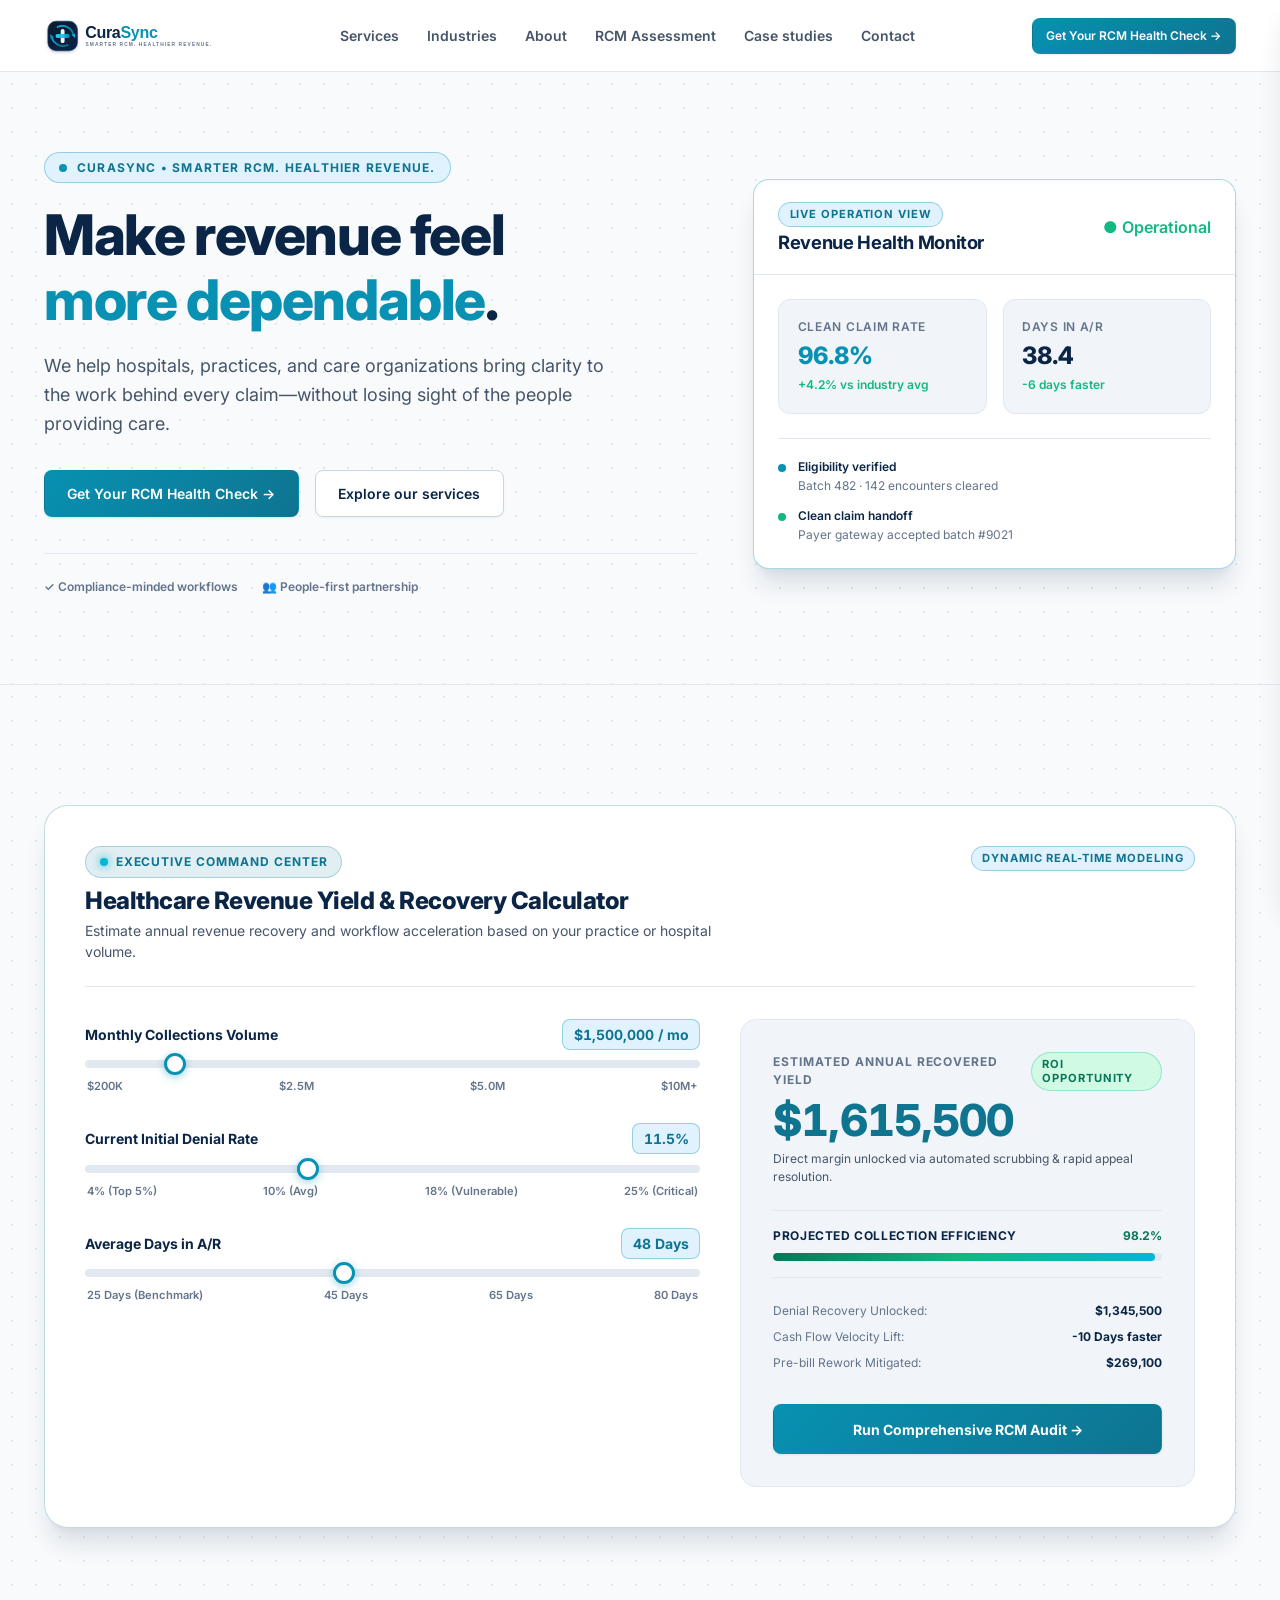
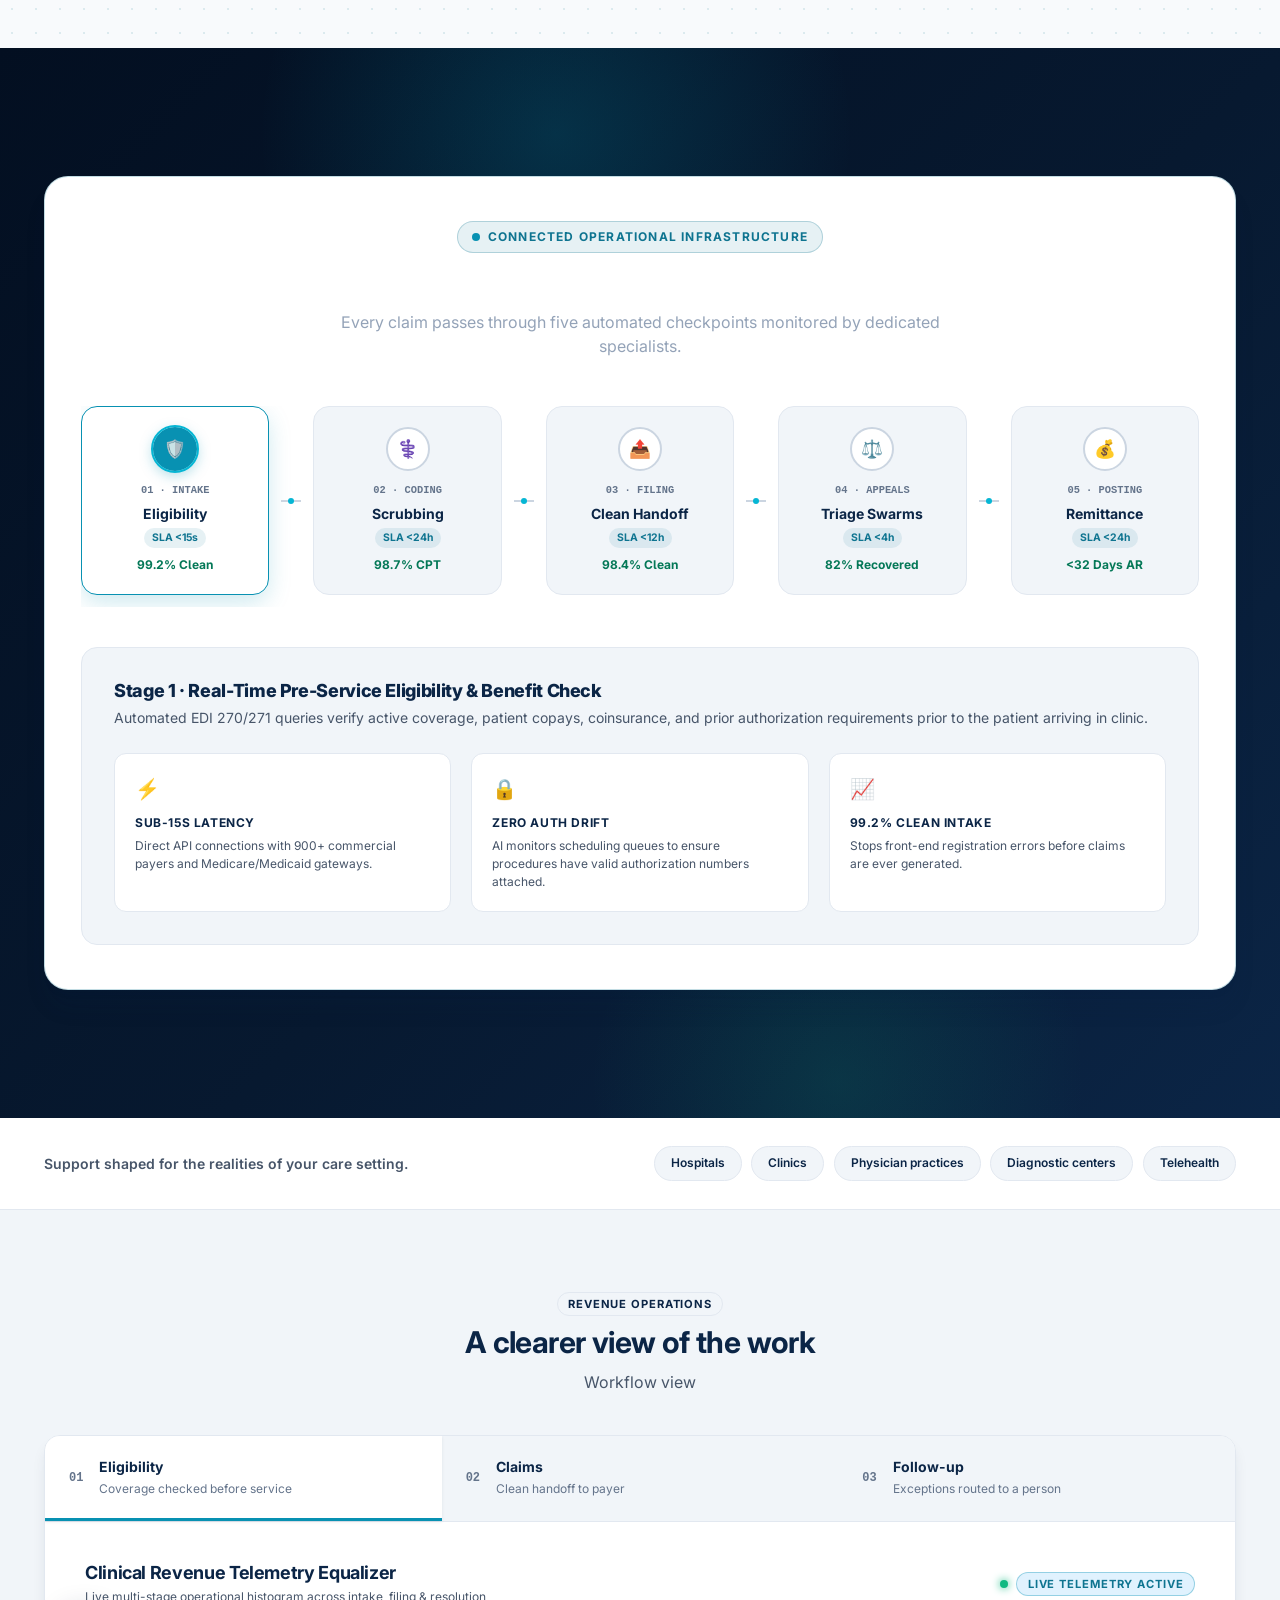
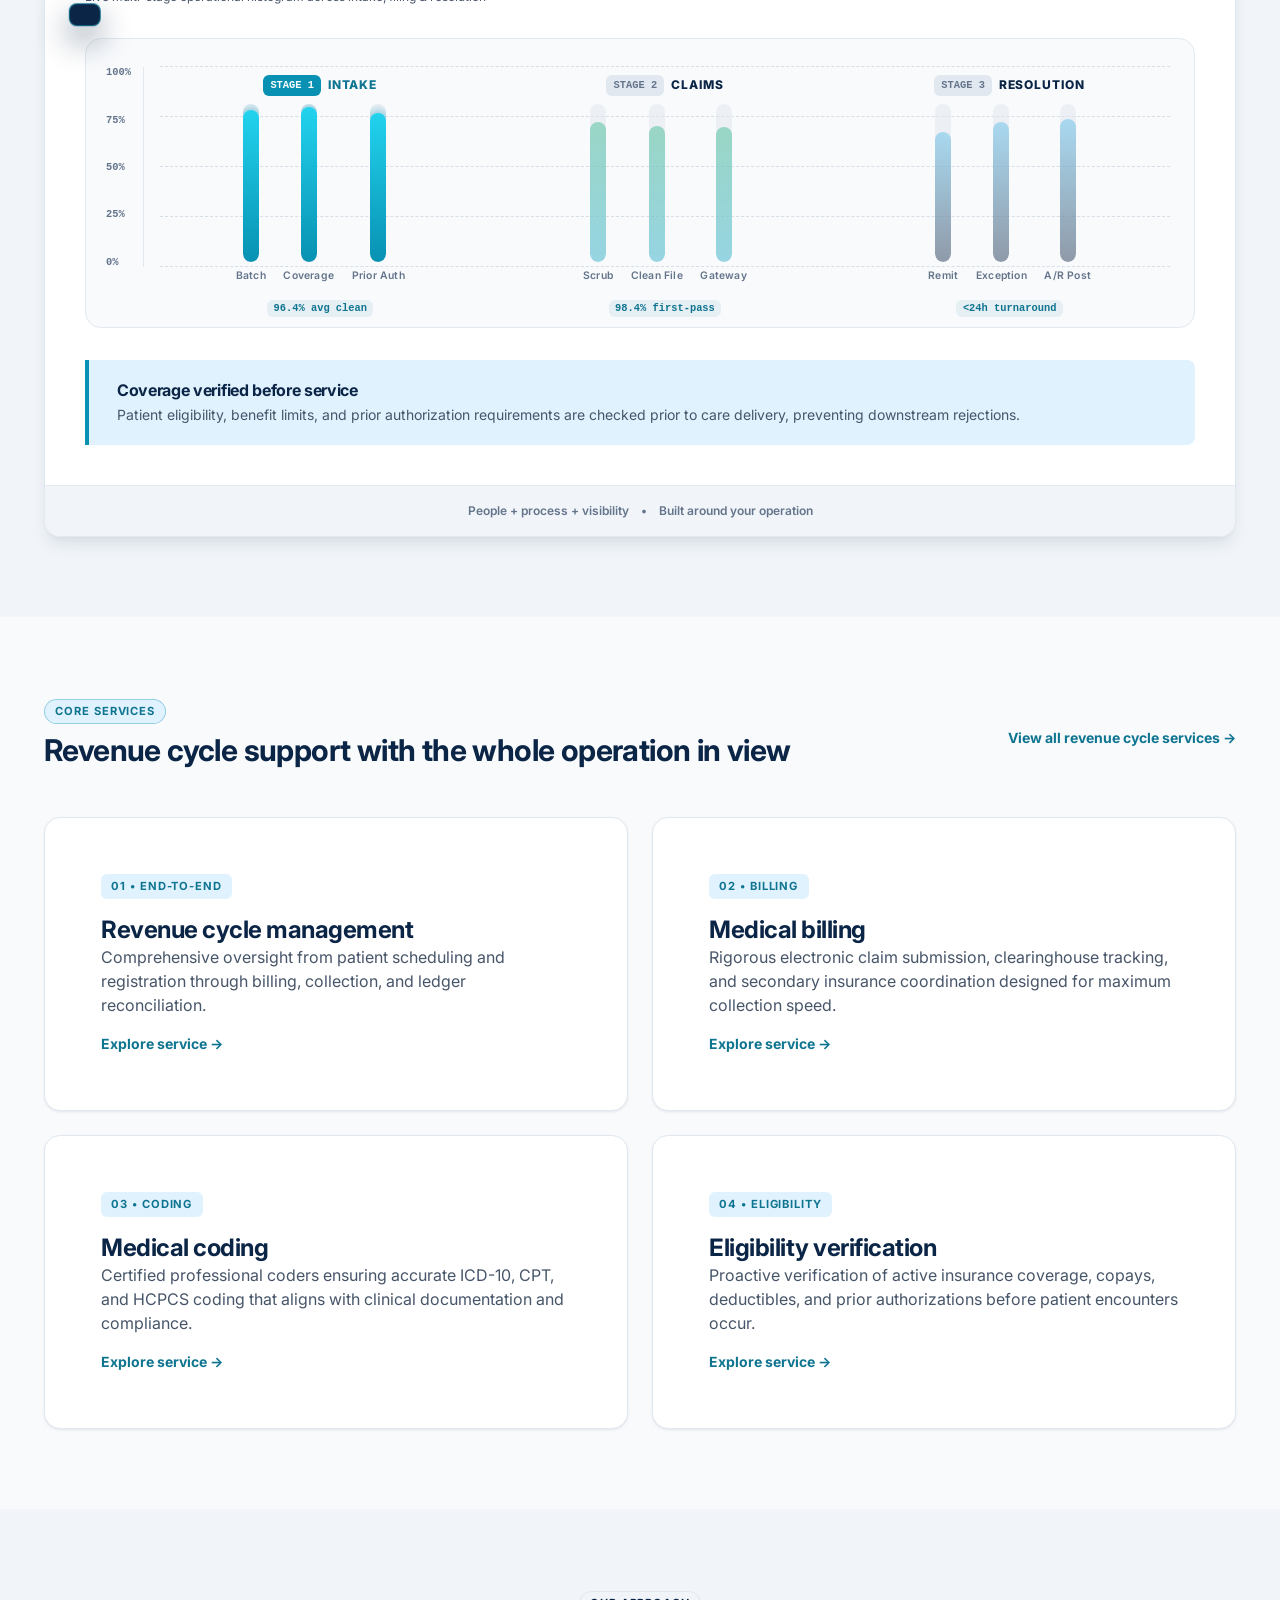
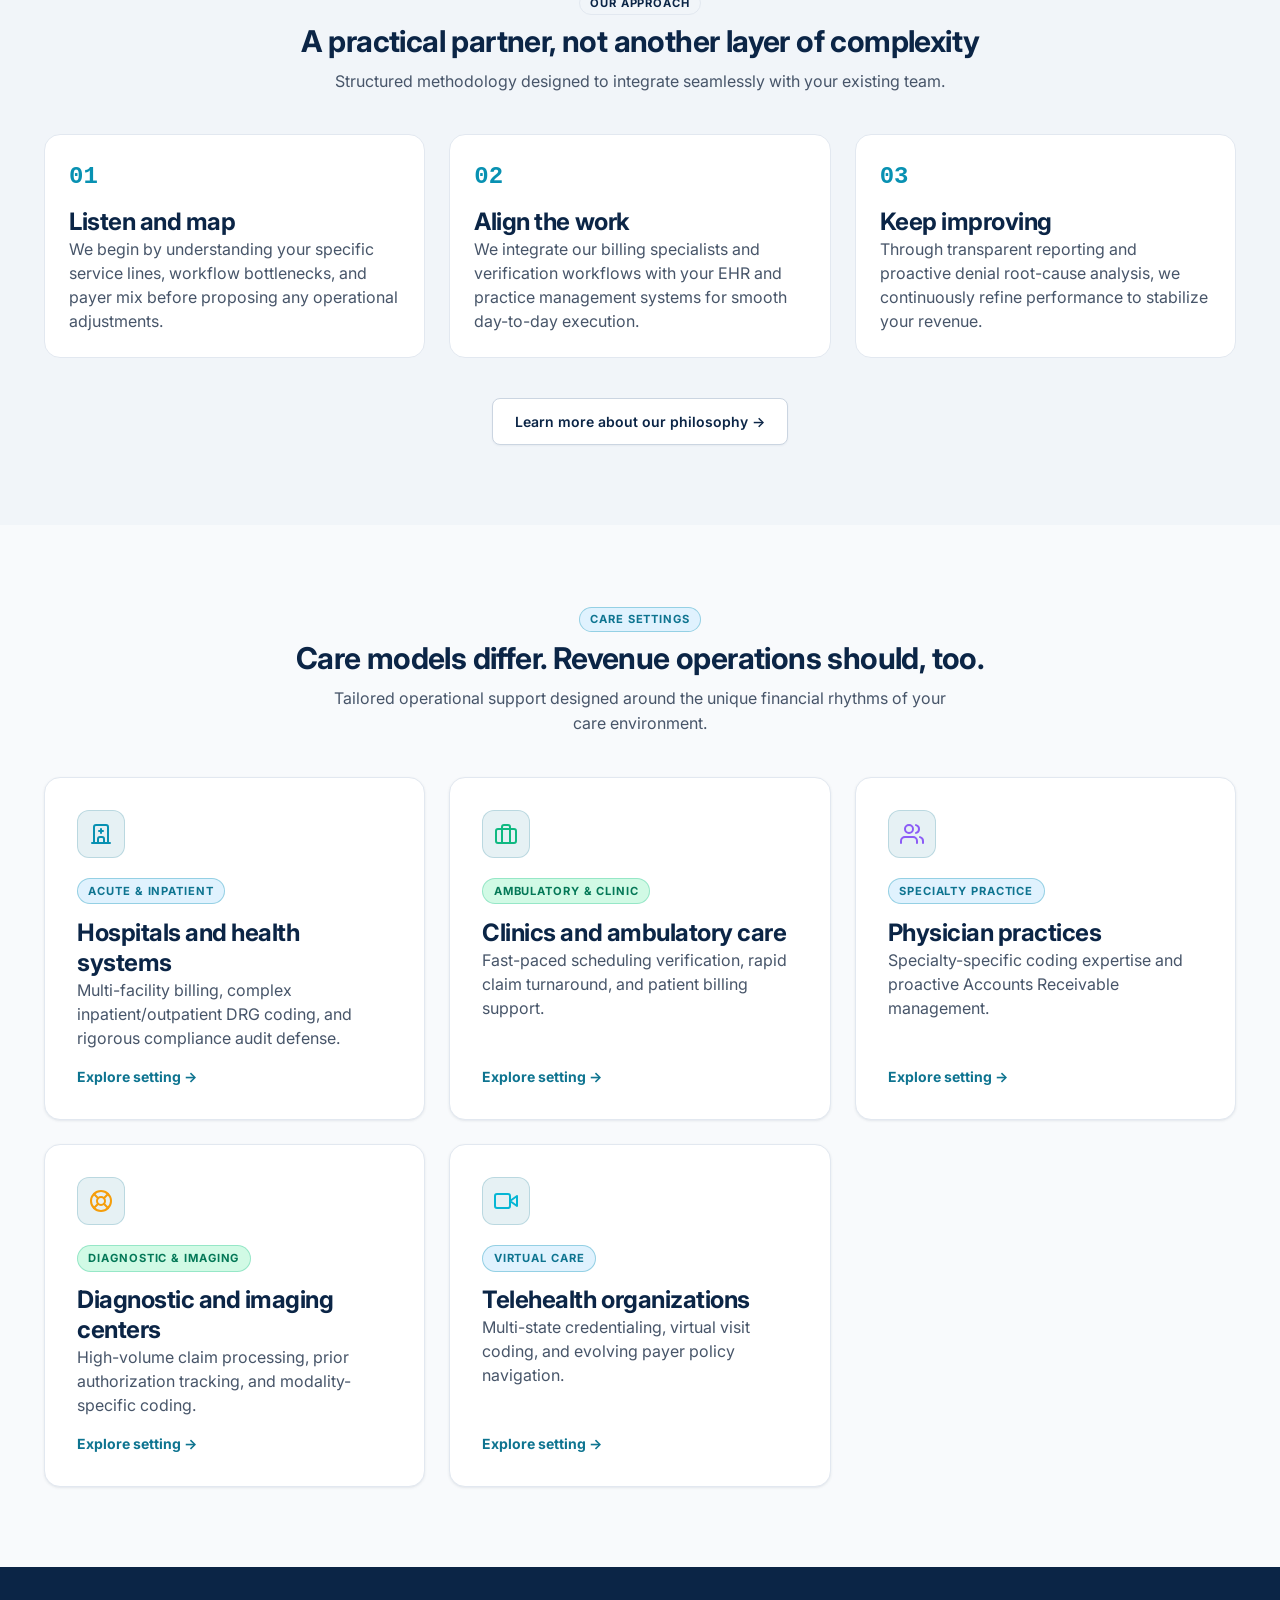
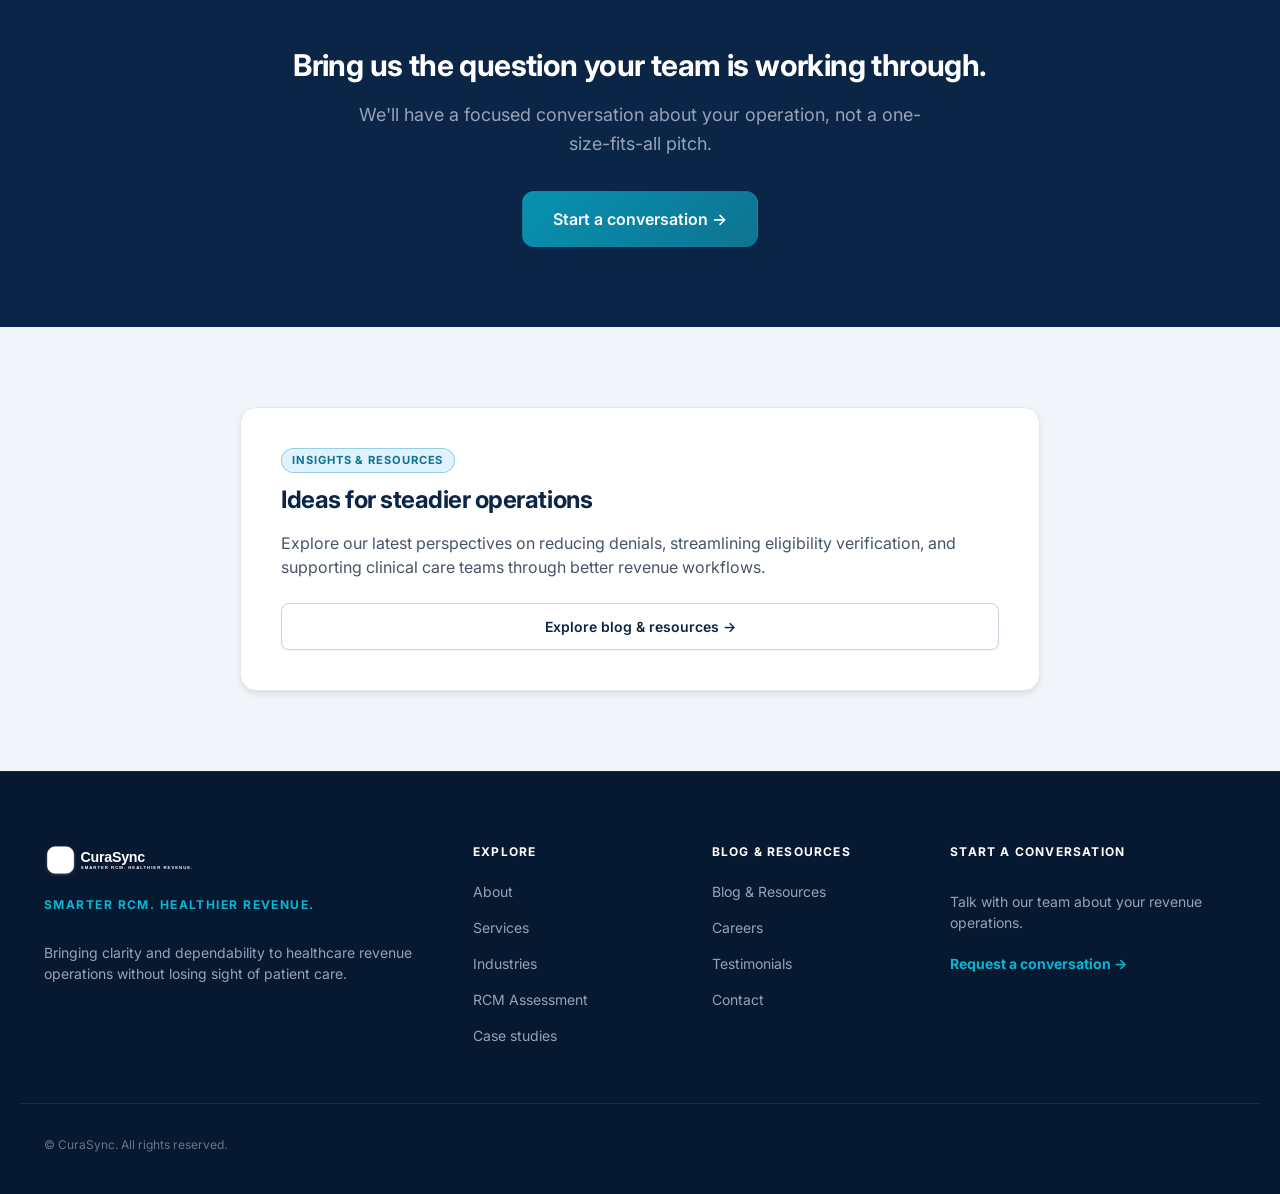
<file: index.html>
<!DOCTYPE html>
<html lang="en">
<head>
  <meta charset="UTF-8">
  <meta name="viewport" content="width=device-width, initial-scale=1.0">
  <title>CuraSync | Smarter RCM. Healthier Revenue.</title>
  <link rel="stylesheet" href="assets/css/styles.css">
  <link rel="icon" type="image/svg+xml" href="assets/images/favicon.svg">
  <link rel="preconnect" href="https://fonts.googleapis.com">
  <link rel="preconnect" href="https://fonts.gstatic.com" crossorigin>
  <link href="https://fonts.googleapis.com/css2?family=Inter:wght@400;500;600;700&display=swap" rel="stylesheet">
</head>
<body>

  <!-- ==========================================================================
       HEADER & NAVIGATION
       ========================================================================== -->
  <header class="site-header">
    <div class="container header-container">
      <a href="index.html" class="logo-link" aria-label="CuraSync Homepage">
        <img src="assets/images/logo.svg" alt="CuraSync" width="180">
      </a>

      <!-- Desktop Navigation -->
      <nav class="desktop-nav" aria-label="Main Navigation">
        <a href="services.html" class="nav-link">Services</a>
        <a href="industries.html" class="nav-link">Industries</a>
        <a href="about.html" class="nav-link">About</a>
        <a href="health-check.html" class="nav-link">RCM Assessment</a>
        <a href="case-studies.html" class="nav-link">Case studies</a>
        <a href="contact.html" class="nav-link">Contact</a>
      </nav>

      <!-- Desktop CTA & Hamburger -->
      <div class="header-actions">
        <a href="health-check.html" class="btn btn-primary btn-sm">Get Your RCM Health Check →</a>
        <button class="mobile-nav-toggle" id="openDrawerBtn" aria-label="Open Navigation Menu">
          <span></span>
          <span></span>
          <span></span>
        </button>
      </div>
    </div>
  </header>

  <!-- Mobile Drawer & Backdrop -->
  <div class="drawer-backdrop" id="drawerBackdrop"></div>
  <div class="mobile-drawer" id="mobileDrawer" role="dialog" aria-modal="true" aria-label="Mobile Navigation">
    <div class="drawer-header">
      <img src="assets/images/logo.svg" alt="CuraSync" width="150">
      <button class="modal-close" id="closeDrawerBtn" aria-label="Close Navigation Menu">&times;</button>
    </div>
    <div class="drawer-body">
      <nav class="drawer-nav" aria-label="Mobile Navigation Links">
        <a href="services.html" class="drawer-link">Services</a>
        <a href="industries.html" class="drawer-link">Industries</a>
        <a href="about.html" class="drawer-link">About</a>
        <a href="health-check.html" class="drawer-link">RCM Revenue Health Check</a>
        <a href="case-studies.html" class="drawer-link">Case studies</a>
        <a href="blog.html" class="drawer-link">Blog & Resources</a>
        <a href="testimonials.html" class="drawer-link">Testimonials</a>
        <a href="careers.html" class="drawer-link">Careers</a>
        <a href="contact.html" class="drawer-link">Contact</a>
      </nav>
      <div class="drawer-footer-cta">
        <a href="health-check.html" class="btn btn-primary btn-block">Get Your RCM Health Check →</a>
      </div>
    </div>
  </div>

  <main id="main-content">

    <!-- ==========================================================================
         HERO SECTION
         ========================================================================== -->
    <section class="hero-section bg-telemetry-grid">
      <div class="container hero-container">
        <div class="hero-content">
          <div class="eyebrow-badge">
            <span class="pulse-dot"></span>
            CURASYNC • SMARTER RCM. HEALTHIER REVENUE.
          </div>
          <h1>Make revenue feel <span class="highlight-text">more dependable</span>.</h1>
          <p class="hero-subtitle">We help hospitals, practices, and care organizations bring clarity to the work behind every claim—without losing sight of the people providing care.</p>
          
          <div class="hero-cta-group">
            <a href="health-check.html" class="btn btn-primary">Get Your RCM Health Check →</a>
            <a href="services.html" class="btn btn-secondary">Explore our services</a>
          </div>

          <div class="trust-badges">
            <div class="trust-badge-item">✓ Compliance-minded workflows</div>
            <div class="trust-badge-item">👥 People-first partnership</div>
          </div>
        </div>

        <!-- Hero Visual / Operation Summary Card -->
        <div class="hero-visual">
          <div class="card shadow-xl border-teal">
            <div class="card-header flex-between">
              <div>
                <span class="badge badge-teal">Live Operation View</span>
                <h3 style="margin-top: 0.25rem; font-size: 1.15rem;">Revenue Health Monitor</h3>
              </div>
              <span class="text-success font-semibold">● Operational</span>
            </div>
            <div class="card-body">
              <div class="metric-display-grid">
                <div class="metric-card">
                  <span class="metric-label">Clean Claim Rate</span>
                  <span class="metric-value text-teal">96.8%</span>
                  <span class="metric-trend text-success">+4.2% vs industry avg</span>
                </div>
                <div class="metric-card">
                  <span class="metric-label">Days in A/R</span>
                  <span class="metric-value">38.4</span>
                  <span class="metric-trend text-success">-6 days faster</span>
                </div>
              </div>
              <div class="activity-stream">
                <div class="activity-item">
                  <span class="activity-dot bg-teal"></span>
                  <div class="activity-text">
                    <strong>Eligibility verified</strong>
                    <span class="text-muted">Batch 482 · 142 encounters cleared</span>
                  </div>
                </div>
                <div class="activity-item">
                  <span class="activity-dot bg-emerald"></span>
                  <div class="activity-text">
                    <strong>Clean claim handoff</strong>
                    <span class="text-muted">Payer gateway accepted batch #9021</span>
                  </div>
                </div>
              </div>
            </div>
          </div>
        </div>
      </div>
    </section>

    <!-- ==========================================================================
         EXECUTIVE COMMAND CENTER & ROI YIELD CALCULATOR
         ========================================================================== -->
    <section class="section bg-telemetry-grid" id="roi-calculator-section">
      <div class="container">
        <div class="rcm-yield-calculator">
          <div class="calculator-card">
            
            <div class="calculator-header">
              <div>
                <div class="calculator-badge">
                  <span class="calculator-live-dot"></span>
                  EXECUTIVE COMMAND CENTER
                </div>
                <h3 class="calculator-title">Healthcare Revenue Yield & Recovery Calculator</h3>
                <p class="calculator-subtitle">Estimate annual revenue recovery and workflow acceleration based on your practice or hospital volume.</p>
              </div>
              <span class="badge badge-teal">Dynamic Real-Time Modeling</span>
            </div>

            <div class="calculator-grid">
              
              <!-- Left Column: Interactive Range Sliders -->
              <div class="calculator-inputs">
                
                <!-- Slider 1: Monthly Collections -->
                <div class="slider-group">
                  <div class="slider-header">
                    <label for="monthlyCollectionsRange" class="slider-label">
                      <span>Monthly Collections Volume</span>
                    </label>
                    <span class="slider-value-badge" id="monthlyCollectionsDisplay">$1,500,000 / mo</span>
                  </div>
                  <input type="range" id="monthlyCollectionsRange" class="slider-range" min="200000" max="10000000" step="100000" value="1500000" aria-label="Monthly Collections Volume">
                  <div class="slider-scale">
                    <span class="slider-scale-tick">$200K</span>
                    <span class="slider-scale-tick">$2.5M</span>
                    <span class="slider-scale-tick">$5.0M</span>
                    <span class="slider-scale-tick">$10M+</span>
                  </div>
                </div>

                <!-- Slider 2: Current Initial Denial Rate -->
                <div class="slider-group">
                  <div class="slider-header">
                    <label for="denialRateRange" class="slider-label">
                      <span>Current Initial Denial Rate</span>
                    </label>
                    <span class="slider-value-badge" id="denialRateDisplay">11.5%</span>
                  </div>
                  <input type="range" id="denialRateRange" class="slider-range" min="4" max="25" step="0.5" value="11.5" aria-label="Current Initial Denial Rate">
                  <div class="slider-scale">
                    <span class="slider-scale-tick">4% (Top 5%)</span>
                    <span class="slider-scale-tick">10% (Avg)</span>
                    <span class="slider-scale-tick">18% (Vulnerable)</span>
                    <span class="slider-scale-tick">25% (Critical)</span>
                  </div>
                </div>

                <!-- Slider 3: Average Days in A/R -->
                <div class="slider-group">
                  <div class="slider-header">
                    <label for="daysInArRange" class="slider-label">
                      <span>Average Days in A/R</span>
                    </label>
                    <span class="slider-value-badge" id="daysInArDisplay">48 Days</span>
                  </div>
                  <input type="range" id="daysInArRange" class="slider-range" min="25" max="80" step="1" value="48" aria-label="Average Days in A/R">
                  <div class="slider-scale">
                    <span class="slider-scale-tick">25 Days (Benchmark)</span>
                    <span class="slider-scale-tick">45 Days</span>
                    <span class="slider-scale-tick">65 Days</span>
                    <span class="slider-scale-tick">80 Days</span>
                  </div>
                </div>

              </div>

              <!-- Right Column: Live Yield Display -->
              <div class="calculator-results">
                
                <div class="yield-metric-card">
                  <div class="yield-metric-header">
                    <span class="yield-metric-label">Estimated Annual Recovered Yield</span>
                    <span class="badge badge-emerald">ROI Opportunity</span>
                  </div>
                  <div class="yield-metric-value" id="recoveredYieldDisplay">$1,615,500</div>
                  <span class="yield-metric-sub">Direct margin unlocked via automated scrubbing &amp; rapid appeal resolution.</span>
                </div>

                <div class="recovery-efficiency-meter">
                  <div class="efficiency-header">
                    <span class="efficiency-label">Projected Collection Efficiency</span>
                    <span class="efficiency-percentage" id="efficiencyDisplay">98.2%</span>
                  </div>
                  <div class="efficiency-track">
                    <div class="efficiency-fill" id="efficiencyFill" style="width: 98.2%;"></div>
                  </div>
                </div>

                <div class="calculator-breakdown">
                  <div class="breakdown-item">
                    <span class="breakdown-label">Denial Recovery Unlocked:</span>
                    <span class="breakdown-val" id="denialRecoveryVal">$1,345,500</span>
                  </div>
                  <div class="breakdown-item">
                    <span class="breakdown-label">Cash Flow Velocity Lift:</span>
                    <span class="breakdown-val" id="velocityLiftVal">-10 Days faster</span>
                  </div>
                  <div class="breakdown-item">
                    <span class="breakdown-label">Pre-bill Rework Mitigated:</span>
                    <span class="breakdown-val" id="reworkMitigatedVal">$269,100</span>
                  </div>
                </div>

                <div class="calculator-cta-row">
                  <a href="health-check.html" class="btn btn-primary btn-calc-cta">
                    Run Comprehensive RCM Audit →
                  </a>
                </div>

              </div>

            </div>

          </div>
        </div>
      </div>
    </section>

    <!-- ==========================================================================
         INTERACTIVE 5-STAGE REVENUE JOURNEY PIPELINE
         ========================================================================== -->
    <section class="section bg-obsidian-surface bg-telemetry-grid-dark" id="pipeline-section">
      <div class="ambient-glow-cyan"></div>
      <div class="ambient-glow-emerald"></div>

      <div class="container" style="position: relative; z-index: 1;">
        <div class="revenue-pipeline-viz">
          <div class="pipeline-card">
            
            <div class="pipeline-header">
              <div class="pipeline-eyebrow">
                <span class="pulse-dot"></span>
                CONNECTED OPERATIONAL INFRASTRUCTURE
              </div>
              <h2 class="pipeline-title text-white">The Zero-Loss Revenue Pipeline</h2>
              <p class="pipeline-subtitle text-light">Every claim passes through five automated checkpoints monitored by dedicated specialists.</p>
            </div>

            <!-- 5 Interactive Stage Buttons with Connecting Pulses -->
            <div class="pipeline-flow" id="pipelineFlowContainer">
              
              <!-- Stage 1 -->
              <div class="pipeline-stage">
                <button type="button" class="pipeline-stage-btn active" data-stage="1" aria-selected="true">
                  <div class="pipeline-stage-node">
                    <span class="stage-node-icon">🛡️</span>
                    <span class="stage-node-pulse"></span>
                  </div>
                  <span class="stage-node-num">01 · INTAKE</span>
                  <div class="stage-node-info">
                    <strong class="stage-node-title">Eligibility</strong>
                    <span class="stage-sla-badge">SLA &lt;15s</span>
                    <span class="stage-metric">99.2% Clean</span>
                  </div>
                </button>
              </div>

              <div class="pipeline-connector">
                <div class="pipeline-connector-line"></div>
                <div class="pipeline-connector-pulse"></div>
              </div>

              <!-- Stage 2 -->
              <div class="pipeline-stage">
                <button type="button" class="pipeline-stage-btn" data-stage="2" aria-selected="false">
                  <div class="pipeline-stage-node">
                    <span class="stage-node-icon">⚕️</span>
                    <span class="stage-node-pulse"></span>
                  </div>
                  <span class="stage-node-num">02 · CODING</span>
                  <div class="stage-node-info">
                    <strong class="stage-node-title">Scrubbing</strong>
                    <span class="stage-sla-badge">SLA &lt;24h</span>
                    <span class="stage-metric">98.7% CPT</span>
                  </div>
                </button>
              </div>

              <div class="pipeline-connector">
                <div class="pipeline-connector-line"></div>
                <div class="pipeline-connector-pulse"></div>
              </div>

              <!-- Stage 3 -->
              <div class="pipeline-stage">
                <button type="button" class="pipeline-stage-btn" data-stage="3" aria-selected="false">
                  <div class="pipeline-stage-node">
                    <span class="stage-node-icon">📤</span>
                    <span class="stage-node-pulse"></span>
                  </div>
                  <span class="stage-node-num">03 · FILING</span>
                  <div class="stage-node-info">
                    <strong class="stage-node-title">Clean Handoff</strong>
                    <span class="stage-sla-badge">SLA &lt;12h</span>
                    <span class="stage-metric">98.4% Clean</span>
                  </div>
                </button>
              </div>

              <div class="pipeline-connector">
                <div class="pipeline-connector-line"></div>
                <div class="pipeline-connector-pulse"></div>
              </div>

              <!-- Stage 4 -->
              <div class="pipeline-stage">
                <button type="button" class="pipeline-stage-btn" data-stage="4" aria-selected="false">
                  <div class="pipeline-stage-node">
                    <span class="stage-node-icon">⚖️</span>
                    <span class="stage-node-pulse"></span>
                  </div>
                  <span class="stage-node-num">04 · APPEALS</span>
                  <div class="stage-node-info">
                    <strong class="stage-node-title">Triage Swarms</strong>
                    <span class="stage-sla-badge">SLA &lt;4h</span>
                    <span class="stage-metric">82% Recovered</span>
                  </div>
                </button>
              </div>

              <div class="pipeline-connector">
                <div class="pipeline-connector-line"></div>
                <div class="pipeline-connector-pulse"></div>
              </div>

              <!-- Stage 5 -->
              <div class="pipeline-stage">
                <button type="button" class="pipeline-stage-btn" data-stage="5" aria-selected="false">
                  <div class="pipeline-stage-node">
                    <span class="stage-node-icon">💰</span>
                    <span class="stage-node-pulse"></span>
                  </div>
                  <span class="stage-node-num">05 · POSTING</span>
                  <div class="stage-node-info">
                    <strong class="stage-node-title">Remittance</strong>
                    <span class="stage-sla-badge">SLA &lt;24h</span>
                    <span class="stage-metric">&lt;32 Days AR</span>
                  </div>
                </button>
              </div>

            </div>

            <!-- Dynamic Detail Panel for Active Stage -->
            <div class="pipeline-details-panel" id="pipelineDetailsPanel">
              <div class="pipeline-detail-header">
                <h4 class="pipeline-detail-title" id="pipelineDetailTitle">Stage 1 · Real-Time Pre-Service Eligibility &amp; Benefit Check</h4>
                <p class="pipeline-detail-desc" id="pipelineDetailDesc">Automated EDI 270/271 queries verify active coverage, patient copays, coinsurance, and prior authorization requirements prior to the patient arriving in clinic.</p>
              </div>

              <div class="pipeline-callout-grid" id="pipelineCalloutGrid">
                <div class="pipeline-callout-card">
                  <span class="pipeline-callout-icon">⚡</span>
                  <strong class="pipeline-callout-title">Sub-15s Latency</strong>
                  <p class="pipeline-callout-text">Direct API connections with 900+ commercial payers and Medicare/Medicaid gateways.</p>
                </div>
                <div class="pipeline-callout-card">
                  <span class="pipeline-callout-icon">🔒</span>
                  <strong class="pipeline-callout-title">Zero Auth Drift</strong>
                  <p class="pipeline-callout-text">AI monitors scheduling queues to ensure procedures have valid authorization numbers attached.</p>
                </div>
                <div class="pipeline-callout-card">
                  <span class="pipeline-callout-icon">📈</span>
                  <strong class="pipeline-callout-title">99.2% Clean Intake</strong>
                  <p class="pipeline-callout-text">Stops front-end registration errors before claims are ever generated.</p>
                </div>
              </div>
            </div>

          </div>
        </div>
      </div>
    </section>

    <!-- ==========================================================================
         CARE SETTINGS SOCIAL PROOF STRIP
         ========================================================================== -->
    <section class="social-proof-strip">
      <div class="container">
        <p class="proof-label">Support shaped for the realities of your care setting.</p>
        <div class="proof-chips">
          <a href="industries.html" class="proof-chip">Hospitals</a>
          <a href="industries.html" class="proof-chip">Clinics</a>
          <a href="industries.html" class="proof-chip">Physician practices</a>
          <a href="industries.html" class="proof-chip">Diagnostic centers</a>
          <a href="industries.html" class="proof-chip">Telehealth</a>
        </div>
      </div>
    </section>

    <!-- ==========================================================================
         OPERATIONS VISUALIZER SECTION
         ========================================================================== -->
    <section class="section bg-subtle">
      <div class="container">
        <div class="section-header text-center">
          <span class="badge badge-navy">REVENUE OPERATIONS</span>
          <h2>A clearer view of the work</h2>
          <p class="section-sub">Workflow view</p>
        </div>

        <div class="ops-visualizer-card">
          <!-- Tab Buttons -->
          <div class="ops-tabs" id="opsTabContainer">
            <button class="ops-tab active" data-ops-tab="eligibility">
              <span class="tab-num">01</span>
              <div>
                <strong>Eligibility</strong>
                <span>Coverage checked before service</span>
              </div>
            </button>
            <button class="ops-tab" data-ops-tab="claims">
              <span class="tab-num">02</span>
              <div>
                <strong>Claims</strong>
                <span>Clean handoff to payer</span>
              </div>
            </button>
            <button class="ops-tab" data-ops-tab="followup">
              <span class="tab-num">03</span>
              <div>
                <strong>Follow-up</strong>
                <span>Exceptions routed to a person</span>
              </div>
            </button>
          </div>

          <!-- Chart Area -->
          <div class="ops-chart-area" id="opsChartArea">
            <div class="chart-header-row">
              <div class="ops-chart-title-group">
                <h4 class="ops-telemetry-heading">Clinical Revenue Telemetry Equalizer</h4>
                <p class="ops-telemetry-sub">Live multi-stage operational histogram across intake, filing &amp; resolution</p>
              </div>
              <div class="ops-telemetry-status">
                <span class="telemetry-live-dot"></span>
                <span class="badge badge-teal">Live Telemetry Active</span>
              </div>
            </div>

            <!-- Floating Dark Navy Tooltip -->
            <div class="ops-chart-tooltip" id="opsChartTooltip" role="tooltip" aria-hidden="true"></div>

            <!-- Histogram Equalizer Container with Y-Axis and Grid -->
            <div class="ops-histogram-card">
              <!-- Y-Axis Markers -->
              <div class="ops-y-axis" aria-hidden="true">
                <span class="ops-y-tick">100%</span>
                <span class="ops-y-tick">75%</span>
                <span class="ops-y-tick">50%</span>
                <span class="ops-y-tick">25%</span>
                <span class="ops-y-tick">0%</span>
              </div>

              <!-- Plot Area with Horizontal Dashed Gridlines -->
              <div class="ops-plot-wrapper">
                <div class="ops-grid-lines" aria-hidden="true">
                  <div class="ops-grid-line" style="bottom: 100%;"></div>
                  <div class="ops-grid-line" style="bottom: 75%;"></div>
                  <div class="ops-grid-line" style="bottom: 50%;"></div>
                  <div class="ops-grid-line" style="bottom: 25%;"></div>
                  <div class="ops-grid-line" style="bottom: 0%;"></div>
                </div>

                <!-- 9 Slim Pill Bars grouped into 3 Operational Stages -->
                <div class="ops-stages-container">
                  
                  <!-- STAGE 1: INTAKE -->
                  <div class="ops-stage-block active-stage" id="opsStageIntake" data-stage-index="0">
                    <div class="ops-stage-header">
                      <span class="ops-stage-badge">STAGE 1</span>
                      <strong class="ops-stage-title">INTAKE</strong>
                    </div>
                    <div class="ops-bars-group">
                      <!-- Bar 1: Batch Intake -->
                      <div class="ops-bar-wrapper" data-metric="Batch Intake" data-stage="Stage 1: INTAKE" data-throughput="96.5% Ingestion Velocity" data-status="Real-time EDI ingestion · &lt;5m" data-value="96%">
                        <div class="ops-bar-track">
                          <div class="ops-bar-fill grad-cyan-teal" id="opsBarBatchIntake" style="height: 96%;"></div>
                        </div>
                        <span class="ops-bar-micro-label">Batch</span>
                      </div>
                      <!-- Bar 2: Coverage Check -->
                      <div class="ops-bar-wrapper" data-metric="Coverage Check" data-stage="Stage 1: INTAKE" data-throughput="98.2% Auto-Verified" data-status="Payer EDI 270/271 · &lt;15s" data-value="98%">
                        <div class="ops-bar-track">
                          <div class="ops-bar-fill grad-cyan-teal" id="opsBarCoverageCheck" style="height: 98%;"></div>
                        </div>
                        <span class="ops-bar-micro-label">Coverage</span>
                      </div>
                      <!-- Bar 3: Prior Auth -->
                      <div class="ops-bar-wrapper" data-metric="Prior Authorization" data-stage="Stage 1: INTAKE" data-throughput="94.6% Cleared" data-status="Pre-service clearance · &lt;24h" data-value="94%">
                        <div class="ops-bar-track">
                          <div class="ops-bar-fill grad-cyan-teal" id="opsBarPriorAuth" style="height: 94%;"></div>
                        </div>
                        <span class="ops-bar-micro-label">Prior Auth</span>
                      </div>
                    </div>
                    <div class="ops-stage-footer">
                      <span class="ops-stage-stat">96.4% avg clean</span>
                    </div>
                  </div>

                  <!-- STAGE 2: CLAIMS -->
                  <div class="ops-stage-block" id="opsStageClaims" data-stage-index="1">
                    <div class="ops-stage-header">
                      <span class="ops-stage-badge">STAGE 2</span>
                      <strong class="ops-stage-title">CLAIMS</strong>
                    </div>
                    <div class="ops-bars-group">
                      <!-- Bar 4: Scrubbing -->
                      <div class="ops-bar-wrapper" data-metric="Clinical Scrubbing" data-stage="Stage 2: CLAIMS" data-throughput="99.1% Rule Compliance" data-status="NCCI &amp; LCD/NCD verified" data-value="91%">
                        <div class="ops-bar-track">
                          <div class="ops-bar-fill grad-emerald-cyan" id="opsBarScrubbing" style="height: 91%;"></div>
                        </div>
                        <span class="ops-bar-micro-label">Scrub</span>
                      </div>
                      <!-- Bar 5: Clean Filing -->
                      <div class="ops-bar-wrapper" data-metric="Clean Filing" data-stage="Stage 2: CLAIMS" data-throughput="98.4% First-Pass Rate" data-status="Zero-defect gateway push" data-value="89%">
                        <div class="ops-bar-track">
                          <div class="ops-bar-fill grad-emerald-cyan" id="opsBarCleanFiling" style="height: 89%;"></div>
                        </div>
                        <span class="ops-bar-micro-label">Clean File</span>
                      </div>
                      <!-- Bar 6: Gateway Payer Acceptance -->
                      <div class="ops-bar-wrapper" data-metric="Gateway Payer Acceptance" data-stage="Stage 2: CLAIMS" data-throughput="97.8% Clearinghouse Ack" data-status="Instant 999/277CA response" data-value="88%">
                        <div class="ops-bar-track">
                          <div class="ops-bar-fill grad-emerald-cyan" id="opsBarGatewayPayer" style="height: 88%;"></div>
                        </div>
                        <span class="ops-bar-micro-label">Gateway</span>
                      </div>
                    </div>
                    <div class="ops-stage-footer">
                      <span class="ops-stage-stat">98.4% first-pass</span>
                    </div>
                  </div>

                  <!-- STAGE 3: RESOLUTION -->
                  <div class="ops-stage-block" id="opsStageResolution" data-stage-index="2">
                    <div class="ops-stage-header">
                      <span class="ops-stage-badge">STAGE 3</span>
                      <strong class="ops-stage-title">RESOLUTION</strong>
                    </div>
                    <div class="ops-bars-group">
                      <!-- Bar 7: Fast Remittance -->
                      <div class="ops-bar-wrapper" data-metric="Fast Remittance" data-stage="Stage 3: RESOLUTION" data-throughput="98.5% Auto-Matched" data-status="835 ERA auto-reconciliation" data-value="85%">
                        <div class="ops-bar-track">
                          <div class="ops-bar-fill grad-navy-cyan" id="opsBarFastRemittance" style="height: 85%;"></div>
                        </div>
                        <span class="ops-bar-micro-label">Remit</span>
                      </div>
                      <!-- Bar 8: Exception Route -->
                      <div class="ops-bar-wrapper" data-metric="Exception Routing" data-stage="Stage 3: RESOLUTION" data-throughput="99.2% Specialist Routed" data-status="Human-in-the-loop triage · &lt;4h" data-value="90%">
                        <div class="ops-bar-track">
                          <div class="ops-bar-fill grad-navy-cyan" id="opsBarExceptionRoute" style="height: 90%;"></div>
                        </div>
                        <span class="ops-bar-micro-label">Exception</span>
                      </div>
                      <!-- Bar 9: A/R Posting -->
                      <div class="ops-bar-wrapper" data-metric="A/R Posting &amp; Reconciliation" data-stage="Stage 3: RESOLUTION" data-throughput="97.6% Posted in 24h" data-status="Days in A/R &lt; 32 · Reconciled" data-value="92%">
                        <div class="ops-bar-track">
                          <div class="ops-bar-fill grad-navy-cyan" id="opsBarArPosting" style="height: 92%;"></div>
                        </div>
                        <span class="ops-bar-micro-label">A/R Post</span>
                      </div>
                    </div>
                    <div class="ops-stage-footer">
                      <span class="ops-stage-stat">&lt;24h turnaround</span>
                    </div>
                  </div>

                </div>
              </div>
            </div>

            <!-- Legacy IDs container to preserve 100% backward compatibility -->
            <div style="display:none;" aria-hidden="true">
              <div id="opsBarIntake"></div>
              <div id="opsBarClaims"></div>
              <div id="opsBarResolution"></div>
            </div>

            <div class="ops-callout-card">
              <h5 id="opsCalloutTitle">Coverage verified before service</h5>
              <p id="opsCalloutText">Patient eligibility, benefit limits, and prior authorization requirements are checked prior to care delivery, preventing downstream rejections.</p>
            </div>
          </div>

          <div class="ops-footer-tag">
            <span>People + process + visibility</span>
            <span>•</span>
            <span>Built around your operation</span>
          </div>
        </div>
      </div>
    </section>

    <!-- ==========================================================================
         SERVICES SECTION
         ========================================================================== -->
    <section class="section">
      <div class="container">
        <div class="section-header flex-between">
          <div>
            <span class="badge badge-teal">CORE SERVICES</span>
            <h2>Revenue cycle support with the whole operation in view</h2>
          </div>
          <a href="services.html" class="link-arrow">View all revenue cycle services →</a>
        </div>

        <div class="grid-2-col" style="margin-top: 2rem;">
          <div class="card service-card-elevated card-glow-border">
            <div class="card-body">
              <span class="service-badge">01 • END-TO-END</span>
              <h3>Revenue cycle management</h3>
              <p class="text-secondary">Comprehensive oversight from patient scheduling and registration through billing, collection, and ledger reconciliation.</p>
              <a href="services.html" class="link-arrow" style="margin-top: 1rem; display: inline-block;">Explore service →</a>
            </div>
          </div>
          <div class="card service-card-elevated card-glow-border">
            <div class="card-body">
              <span class="service-badge">02 • BILLING</span>
              <h3>Medical billing</h3>
              <p class="text-secondary">Rigorous electronic claim submission, clearinghouse tracking, and secondary insurance coordination designed for maximum collection speed.</p>
              <a href="services.html" class="link-arrow" style="margin-top: 1rem; display: inline-block;">Explore service →</a>
            </div>
          </div>
          <div class="card service-card-elevated card-glow-border">
            <div class="card-body">
              <span class="service-badge">03 • CODING</span>
              <h3>Medical coding</h3>
              <p class="text-secondary">Certified professional coders ensuring accurate ICD-10, CPT, and HCPCS coding that aligns with clinical documentation and compliance.</p>
              <a href="services.html" class="link-arrow" style="margin-top: 1rem; display: inline-block;">Explore service →</a>
            </div>
          </div>
          <div class="card service-card-elevated card-glow-border">
            <div class="card-body">
              <span class="service-badge">04 • ELIGIBILITY</span>
              <h3>Eligibility verification</h3>
              <p class="text-secondary">Proactive verification of active insurance coverage, copays, deductibles, and prior authorizations before patient encounters occur.</p>
              <a href="services.html" class="link-arrow" style="margin-top: 1rem; display: inline-block;">Explore service →</a>
            </div>
          </div>
        </div>
      </div>
    </section>

    <!-- ==========================================================================
         PARTNER METHODOLOGY SECTION
         ========================================================================== -->
    <section class="section bg-subtle">
      <div class="container">
        <div class="section-header text-center">
          <span class="badge badge-navy">OUR APPROACH</span>
          <h2>A practical partner, not another layer of complexity</h2>
          <p class="section-sub">Structured methodology designed to integrate seamlessly with your existing team.</p>
        </div>

        <div class="grid-3-col" style="margin-top: 2.5rem;">
          <div class="card method-card">
            <div class="card-body">
              <span class="method-num">01</span>
              <h3>Listen and map</h3>
              <p class="text-secondary">We begin by understanding your specific service lines, workflow bottlenecks, and payer mix before proposing any operational adjustments.</p>
            </div>
          </div>
          <div class="card method-card">
            <div class="card-body">
              <span class="method-num">02</span>
              <h3>Align the work</h3>
              <p class="text-secondary">We integrate our billing specialists and verification workflows with your EHR and practice management systems for smooth day-to-day execution.</p>
            </div>
          </div>
          <div class="card method-card">
            <div class="card-body">
              <span class="method-num">03</span>
              <h3>Keep improving</h3>
              <p class="text-secondary">Through transparent reporting and proactive denial root-cause analysis, we continuously refine performance to stabilize your revenue.</p>
            </div>
          </div>
        </div>

        <div class="text-center" style="margin-top: 2.5rem;">
          <a href="about.html" class="btn btn-secondary">Learn more about our philosophy →</a>
        </div>
      </div>
    </section>

    <!-- ==========================================================================
         BUILT FOR YOUR SETTING SECTION
         ========================================================================== -->
    <section class="section">
      <div class="container">
        <div class="section-header text-center">
          <span class="badge badge-teal">CARE SETTINGS</span>
          <h2>Care models differ. Revenue operations should, too.</h2>
          <p class="section-sub">Tailored operational support designed around the unique financial rhythms of your care environment.</p>
        </div>

        <div class="grid-3-col" style="margin-top: 2.5rem;">
          <a href="industries.html" class="care-card-elevated" aria-label="Explore Hospitals and Health Systems Care Setting">
            <div class="setting-icon-box setting-icon-box-hospital">
              <svg width="24" height="24" viewBox="0 0 24 24" fill="none" stroke="currentColor" stroke-width="2" stroke-linecap="round" stroke-linejoin="round">
                <path d="M3 21h18"></path>
                <path d="M5 21V5a2 2 0 0 1 2-2h10a2 2 0 0 1 2 2v16"></path>
                <path d="M9 21v-4a2 2 0 0 1 2-2h2a2 2 0 0 1 2 2v4"></path>
                <line x1="10" y1="9" x2="14" y2="9"></line>
                <line x1="12" y1="7" x2="12" y2="11"></line>
              </svg>
            </div>
            <span class="card-badge-pill card-badge-pill-cyan">ACUTE &amp; INPATIENT</span>
            <h3>Hospitals and health systems</h3>
            <p class="text-secondary">Multi-facility billing, complex inpatient/outpatient DRG coding, and rigorous compliance audit defense.</p>
            <span class="link-arrow" style="margin-top: auto; padding-top: 1rem;">Explore setting →</span>
          </a>

          <a href="industries.html" class="care-card-elevated" aria-label="Explore Clinics and Ambulatory Care Setting">
            <div class="setting-icon-box setting-icon-box-clinic">
              <svg width="24" height="24" viewBox="0 0 24 24" fill="none" stroke="currentColor" stroke-width="2" stroke-linecap="round" stroke-linejoin="round">
                <rect x="2" y="7" width="20" height="14" rx="2" ry="2"></rect>
                <path d="M16 21V5a2 2 0 0 0-2-2h-4a2 2 0 0 0-2 2v16"></path>
              </svg>
            </div>
            <span class="card-badge-pill card-badge-pill-emerald">AMBULATORY &amp; CLINIC</span>
            <h3>Clinics and ambulatory care</h3>
            <p class="text-secondary">Fast-paced scheduling verification, rapid claim turnaround, and patient billing support.</p>
            <span class="link-arrow" style="margin-top: auto; padding-top: 1rem;">Explore setting →</span>
          </a>

          <a href="industries.html" class="care-card-elevated" aria-label="Explore Physician Practices Care Setting">
            <div class="setting-icon-box setting-icon-box-practice">
              <svg width="24" height="24" viewBox="0 0 24 24" fill="none" stroke="currentColor" stroke-width="2" stroke-linecap="round" stroke-linejoin="round">
                <path d="M17 21v-2a4 4 0 0 0-4-4H5a4 4 0 0 0-4 4v2"></path>
                <circle cx="9" cy="7" r="4"></circle>
                <path d="M23 21v-2a4 4 0 0 0-3-3.87"></path>
                <path d="M16 3.13a4 4 0 0 1 0 7.75"></path>
              </svg>
            </div>
            <span class="card-badge-pill card-badge-pill-cyan">SPECIALTY PRACTICE</span>
            <h3>Physician practices</h3>
            <p class="text-secondary">Specialty-specific coding expertise and proactive Accounts Receivable management.</p>
            <span class="link-arrow" style="margin-top: auto; padding-top: 1rem;">Explore setting →</span>
          </a>

          <a href="industries.html" class="care-card-elevated" aria-label="Explore Diagnostic and Imaging Centers Care Setting">
            <div class="setting-icon-box setting-icon-box-diagnostic">
              <svg width="24" height="24" viewBox="0 0 24 24" fill="none" stroke="currentColor" stroke-width="2" stroke-linecap="round" stroke-linejoin="round">
                <circle cx="12" cy="12" r="10"></circle>
                <circle cx="12" cy="12" r="4"></circle>
                <line x1="4.93" y1="4.93" x2="9.17" y2="9.17"></line>
                <line x1="14.83" y1="14.83" x2="19.07" y2="19.07"></line>
                <line x1="14.83" y1="9.17" x2="19.07" y2="4.93"></line>
                <line x1="4.93" y1="19.07" x2="9.17" y2="14.83"></line>
              </svg>
            </div>
            <span class="card-badge-pill card-badge-pill-emerald">DIAGNOSTIC &amp; IMAGING</span>
            <h3>Diagnostic and imaging centers</h3>
            <p class="text-secondary">High-volume claim processing, prior authorization tracking, and modality-specific coding.</p>
            <span class="link-arrow" style="margin-top: auto; padding-top: 1rem;">Explore setting →</span>
          </a>

          <a href="industries.html" class="care-card-elevated" aria-label="Explore Telehealth Organizations Care Setting">
            <div class="setting-icon-box setting-icon-box-telehealth">
              <svg width="24" height="24" viewBox="0 0 24 24" fill="none" stroke="currentColor" stroke-width="2" stroke-linecap="round" stroke-linejoin="round">
                <polygon points="23 7 16 12 23 17 23 7"></polygon>
                <rect x="1" y="5" width="15" height="14" rx="2" ry="2"></rect>
              </svg>
            </div>
            <span class="card-badge-pill card-badge-pill-cyan">VIRTUAL CARE</span>
            <h3>Telehealth organizations</h3>
            <p class="text-secondary">Multi-state credentialing, virtual visit coding, and evolving payer policy navigation.</p>
            <span class="link-arrow" style="margin-top: auto; padding-top: 1rem;">Explore setting →</span>
          </a>
        </div>
      </div>
    </section>

    <!-- ==========================================================================
         CTA BANNER
         ========================================================================== -->
    <section class="cta-banner-section bg-navy">
      <div class="container text-center text-white">
        <h2>Bring us the question your team is working through.</h2>
        <p class="cta-sub">We'll have a focused conversation about your operation, not a one-size-fits-all pitch.</p>
        <a href="contact.html" class="btn btn-primary btn-lg">Start a conversation →</a>
      </div>
    </section>

    <!-- ==========================================================================
         BLOG PREVIEW CARD
         ========================================================================== -->
    <section class="section bg-subtle">
      <div class="container">
        <div class="card shadow-md" style="max-width: 800px; margin: 0 auto; background: var(--bg-card);">
          <div class="card-body" style="padding: 2.5rem;">
            <span class="badge badge-teal">INSIGHTS & RESOURCES</span>
            <h3 style="margin-top: 0.75rem; font-size: 1.5rem;">Ideas for steadier operations</h3>
            <p class="text-secondary" style="margin: 1rem 0 1.5rem 0;">Explore our latest perspectives on reducing denials, streamlining eligibility verification, and supporting clinical care teams through better revenue workflows.</p>
            <a href="blog.html" class="btn btn-secondary">Explore blog & resources →</a>
          </div>
        </div>
      </div>
    </section>

  </main>

  <!-- ==========================================================================
       CORPORATE FOOTER
       ========================================================================== -->
  <footer class="site-footer">
    <div class="container footer-container">
      <div class="footer-brand-col">
        <img src="assets/images/logo.svg" alt="CuraSync" width="160" style="filter: brightness(0) invert(1);">
        <p class="footer-tagline">SMARTER RCM. HEALTHIER REVENUE.</p>
        <p class="text-light text-sm" style="margin-top: 1rem;">Bringing clarity and dependability to healthcare revenue operations without losing sight of patient care.</p>
      </div>

      <div class="footer-links-col">
        <h4>EXPLORE</h4>
        <ul>
          <li><a href="about.html">About</a></li>
          <li><a href="services.html">Services</a></li>
          <li><a href="industries.html">Industries</a></li>
          <li><a href="health-check.html">RCM Assessment</a></li>
          <li><a href="case-studies.html">Case studies</a></li>
        </ul>
      </div>

      <div class="footer-links-col">
        <h4>BLOG & RESOURCES</h4>
        <ul>
          <li><a href="blog.html">Blog & Resources</a></li>
          <li><a href="careers.html">Careers</a></li>
          <li><a href="testimonials.html">Testimonials</a></li>
          <li><a href="contact.html">Contact</a></li>
        </ul>
      </div>

      <div class="footer-cta-col">
        <h4>START A CONVERSATION</h4>
        <p class="text-light text-sm">Talk with our team about your revenue operations.</p>
        <a href="contact.html" class="footer-action-link">Request a conversation →</a>
      </div>
    </div>

    <div class="container footer-bottom">
      <p>© CuraSync. All rights reserved.</p>
      
    </div>
  </footer>

  <script src="assets/js/app.js"></script>
</body>
</html>
</file>
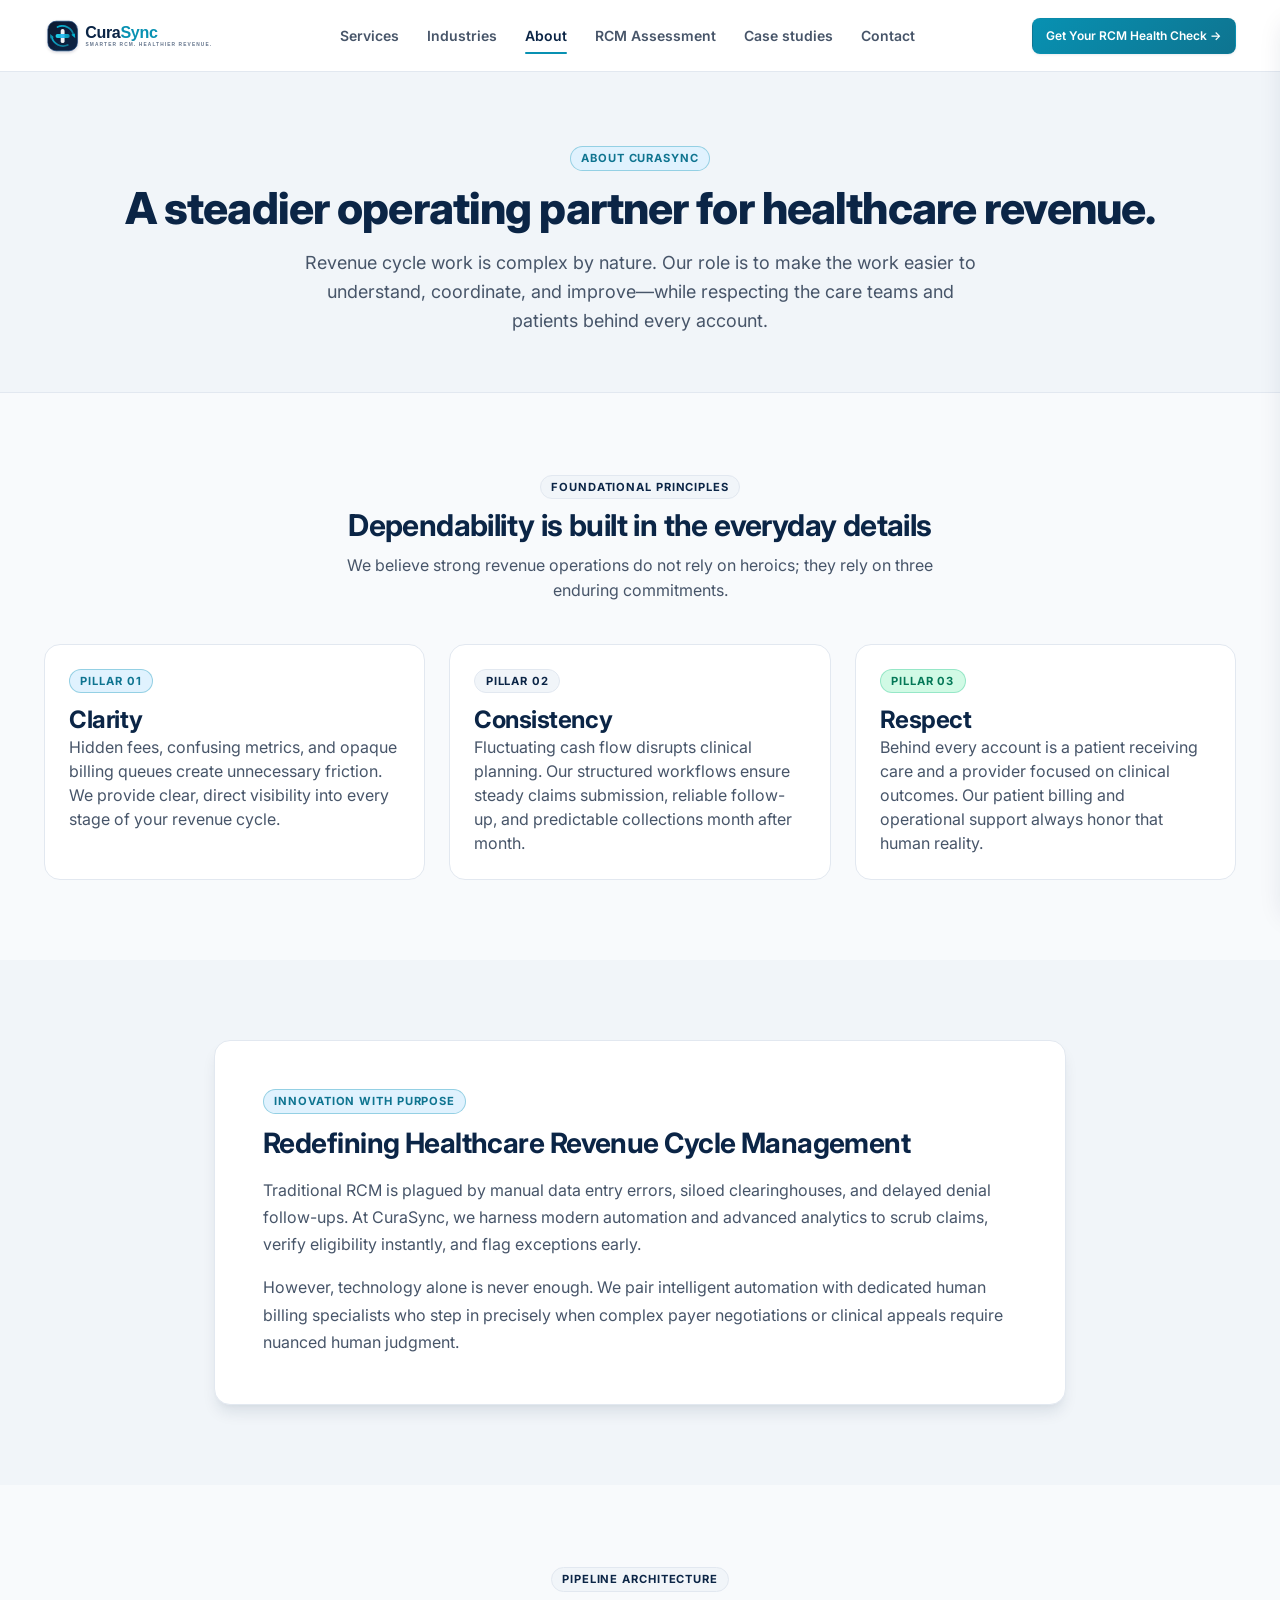
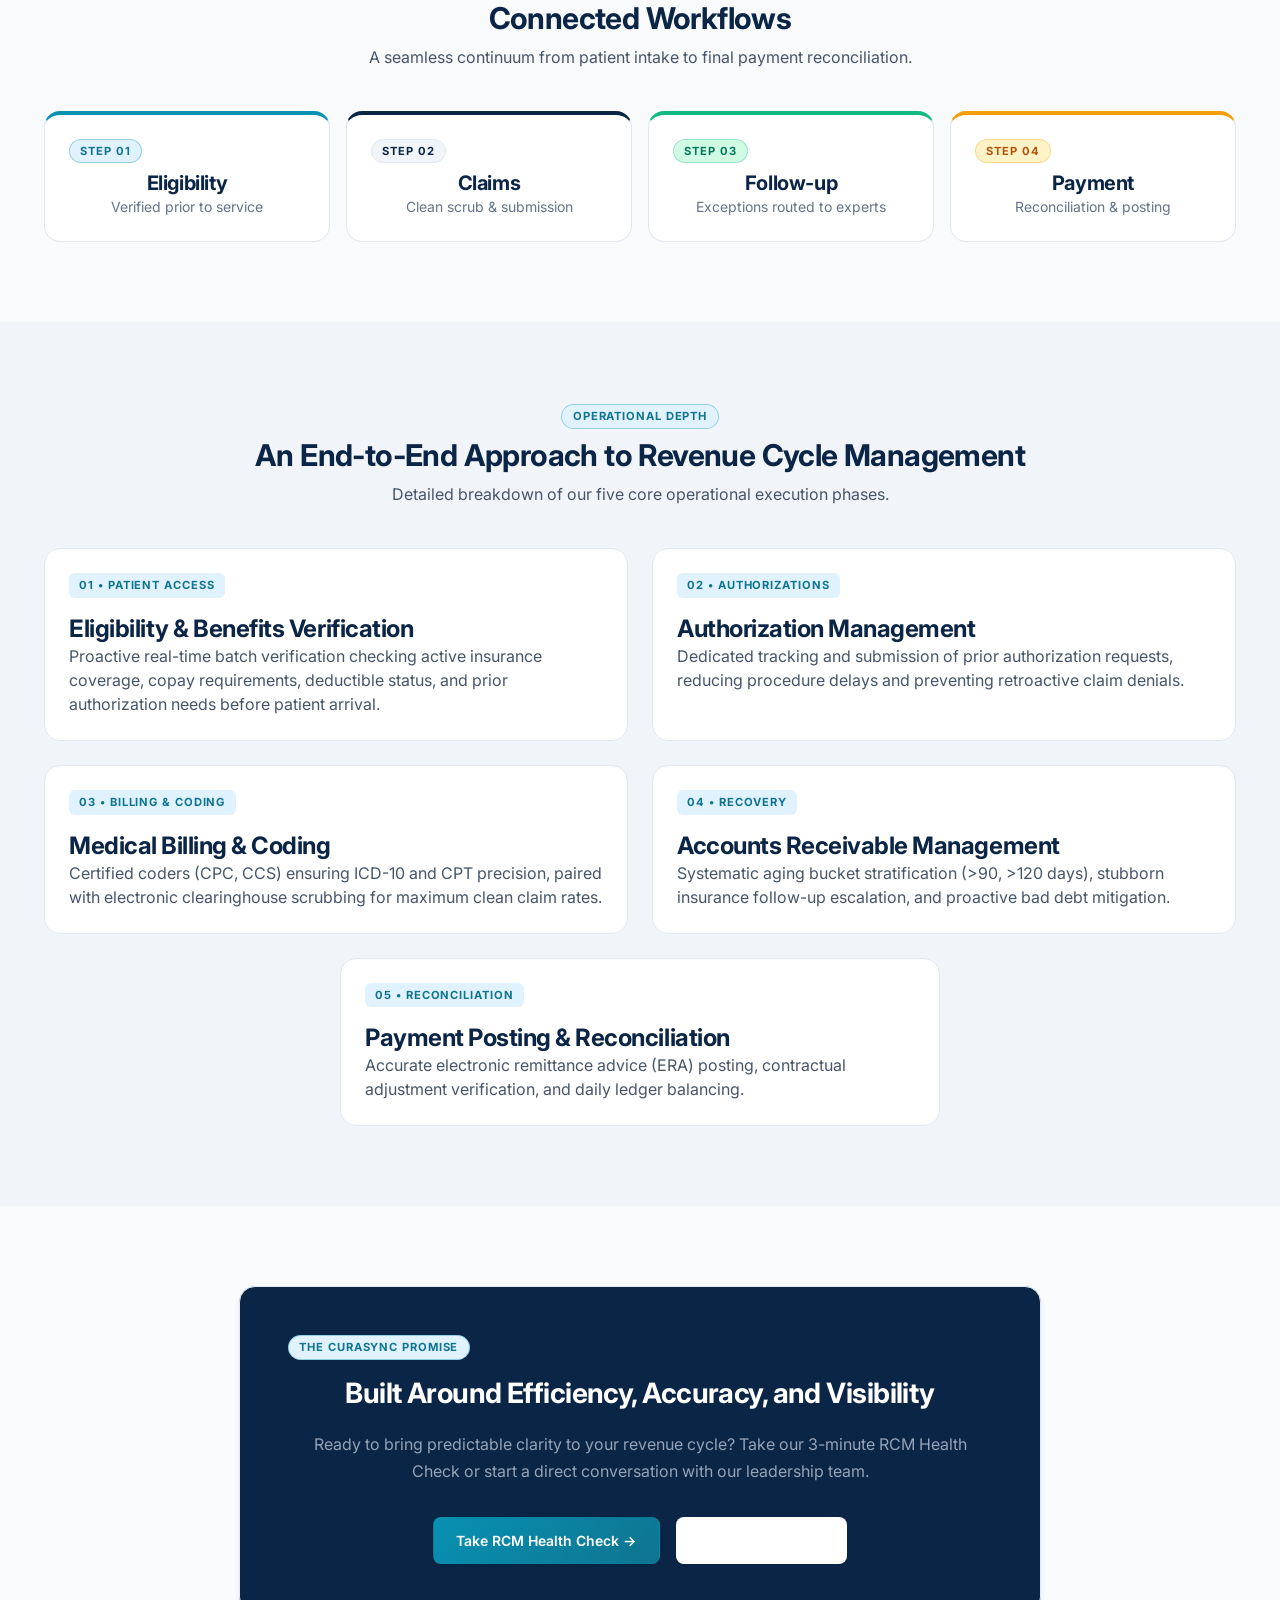
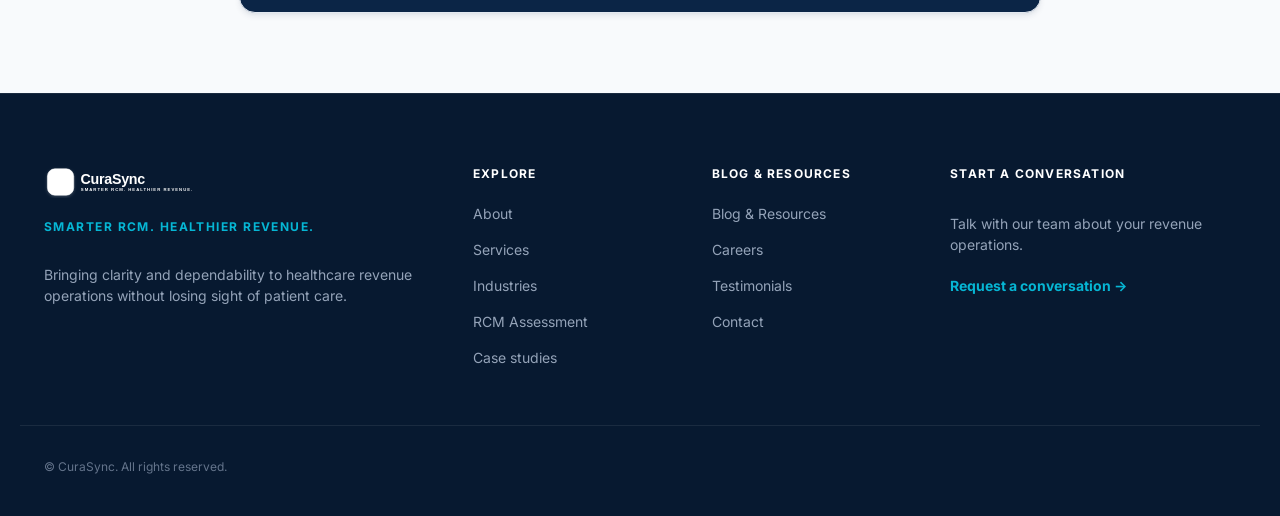
<file: about.html>
<!DOCTYPE html>
<html lang="en">
<head>
  <meta charset="UTF-8">
  <meta name="viewport" content="width=device-width, initial-scale=1.0">
  <title>About Us | CuraSync Revenue Operations</title>
  <link rel="stylesheet" href="assets/css/styles.css">
  <link rel="icon" type="image/svg+xml" href="assets/images/favicon.svg">
  <link rel="preconnect" href="https://fonts.googleapis.com">
  <link rel="preconnect" href="https://fonts.gstatic.com" crossorigin>
  <link href="https://fonts.googleapis.com/css2?family=Inter:wght@400;500;600;700&display=swap" rel="stylesheet">
</head>
<body>

  <!-- ==========================================================================
       HEADER & NAVIGATION
       ========================================================================== -->
  <header class="site-header">
    <div class="container header-container">
      <a href="index.html" class="logo-link" aria-label="CuraSync Homepage">
        <img src="assets/images/logo.svg" alt="CuraSync" width="180">
      </a>

      <!-- Desktop Navigation -->
      <nav class="desktop-nav" aria-label="Main Navigation">
        <a href="services.html" class="nav-link">Services</a>
        <a href="industries.html" class="nav-link">Industries</a>
        <a href="about.html" class="nav-link active">About</a>
        <a href="health-check.html" class="nav-link">RCM Assessment</a>
        <a href="case-studies.html" class="nav-link">Case studies</a>
        <a href="contact.html" class="nav-link">Contact</a>
      </nav>

      <!-- Desktop CTA & Hamburger -->
      <div class="header-actions">
        <a href="health-check.html" class="btn btn-primary btn-sm">Get Your RCM Health Check →</a>
        <button class="mobile-nav-toggle" id="openDrawerBtn" aria-label="Open Navigation Menu">
          <span></span>
          <span></span>
          <span></span>
        </button>
      </div>
    </div>
  </header>

  <!-- Mobile Drawer & Backdrop -->
  <div class="drawer-backdrop" id="drawerBackdrop"></div>
  <div class="mobile-drawer" id="mobileDrawer" role="dialog" aria-modal="true" aria-label="Mobile Navigation">
    <div class="drawer-header">
      <img src="assets/images/logo.svg" alt="CuraSync" width="150">
      <button class="modal-close" id="closeDrawerBtn" aria-label="Close Navigation Menu">&times;</button>
    </div>
    <div class="drawer-body">
      <nav class="drawer-nav" aria-label="Mobile Navigation Links">
        <a href="services.html" class="drawer-link">Services</a>
        <a href="industries.html" class="drawer-link">Industries</a>
        <a href="about.html" class="drawer-link active">About</a>
        <a href="health-check.html" class="drawer-link">RCM Revenue Health Check</a>
        <a href="case-studies.html" class="drawer-link">Case studies</a>
        <a href="blog.html" class="drawer-link">Blog & Resources</a>
        <a href="testimonials.html" class="drawer-link">Testimonials</a>
        <a href="careers.html" class="drawer-link">Careers</a>
        <a href="contact.html" class="drawer-link">Contact</a>
      </nav>
      <div class="drawer-footer-cta">
        <a href="health-check.html" class="btn btn-primary btn-block">Get Your RCM Health Check →</a>
      </div>
    </div>
  </div>

  <main id="main-content">

    <!-- ==========================================================================
         PAGE HERO
         ========================================================================== -->
    <section class="page-hero bg-subtle">
      <div class="container text-center">
        <span class="badge badge-teal">ABOUT CURASYNC</span>
        <h1>A steadier operating partner for healthcare revenue.</h1>
        <p class="page-hero-sub">Revenue cycle work is complex by nature. Our role is to make the work easier to understand, coordinate, and improve—while respecting the care teams and patients behind every account.</p>
      </div>
    </section>

    <!-- ==========================================================================
         3 PILLARS: DEPENDABILITY IN EVERYDAY DETAILS
         ========================================================================== -->
    <section class="section">
      <div class="container">
        <div class="section-header text-center">
          <span class="badge badge-navy">FOUNDATIONAL PRINCIPLES</span>
          <h2>Dependability is built in the everyday details</h2>
          <p class="section-sub">We believe strong revenue operations do not rely on heroics; they rely on three enduring commitments.</p>
        </div>

        <div class="grid-3-col" style="margin-top: 2.5rem;">
          <div class="card">
            <div class="card-body">
              <span class="badge badge-teal">PILLAR 01</span>
              <h3 style="margin-top: 0.75rem;">Clarity</h3>
              <p class="text-secondary">Hidden fees, confusing metrics, and opaque billing queues create unnecessary friction. We provide clear, direct visibility into every stage of your revenue cycle.</p>
            </div>
          </div>
          <div class="card">
            <div class="card-body">
              <span class="badge badge-navy">PILLAR 02</span>
              <h3 style="margin-top: 0.75rem;">Consistency</h3>
              <p class="text-secondary">Fluctuating cash flow disrupts clinical planning. Our structured workflows ensure steady claims submission, reliable follow-up, and predictable collections month after month.</p>
            </div>
          </div>
          <div class="card">
            <div class="card-body">
              <span class="badge badge-emerald">PILLAR 03</span>
              <h3 style="margin-top: 0.75rem;">Respect</h3>
              <p class="text-secondary">Behind every account is a patient receiving care and a provider focused on clinical outcomes. Our patient billing and operational support always honor that human reality.</p>
            </div>
          </div>
        </div>
      </div>
    </section>

    <!-- ==========================================================================
         AI-DRIVEN RCM NARRATIVE
         ========================================================================== -->
    <section class="section bg-subtle">
      <div class="container" style="max-width: 900px;">
        <div class="card shadow-lg" style="background: var(--bg-card);">
          <div class="card-body" style="padding: 3rem;">
            <span class="badge badge-teal">INNOVATION WITH PURPOSE</span>
            <h2 style="margin-top: 0.75rem; font-size: 1.75rem;">Redefining Healthcare Revenue Cycle Management</h2>
            <p class="text-secondary" style="margin-top: 1rem; line-height: 1.7;">Traditional RCM is plagued by manual data entry errors, siloed clearinghouses, and delayed denial follow-ups. At CuraSync, we harness modern automation and advanced analytics to scrub claims, verify eligibility instantly, and flag exceptions early.</p>
            <p class="text-secondary" style="margin-top: 1rem; line-height: 1.7;">However, technology alone is never enough. We pair intelligent automation with dedicated human billing specialists who step in precisely when complex payer negotiations or clinical appeals require nuanced human judgment.</p>
          </div>
        </div>
      </div>
    </section>

    <!-- ==========================================================================
         CONNECTED WORKFLOWS VISUAL STEPPER
         ========================================================================== -->
    <section class="section">
      <div class="container">
        <div class="section-header text-center">
          <span class="badge badge-navy">PIPELINE ARCHITECTURE</span>
          <h2>Connected Workflows</h2>
          <p class="section-sub">A seamless continuum from patient intake to final payment reconciliation.</p>
        </div>

        <div class="workflow-stepper-container" style="display: flex; justify-content: space-between; gap: 1rem; margin-top: 2.5rem; flex-wrap: wrap;">
          <div class="card" style="flex: 1; min-width: 220px; text-align: center; border-top: 4px solid var(--color-teal);">
            <div class="card-body">
              <span class="badge badge-teal" style="margin-bottom: 0.5rem;">STEP 01</span>
              <h4>Eligibility</h4>
              <p class="text-muted text-sm">Verified prior to service</p>
            </div>
          </div>
          <div class="card" style="flex: 1; min-width: 220px; text-align: center; border-top: 4px solid var(--color-navy);">
            <div class="card-body">
              <span class="badge badge-navy" style="margin-bottom: 0.5rem;">STEP 02</span>
              <h4>Claims</h4>
              <p class="text-muted text-sm">Clean scrub & submission</p>
            </div>
          </div>
          <div class="card" style="flex: 1; min-width: 220px; text-align: center; border-top: 4px solid var(--color-emerald);">
            <div class="card-body">
              <span class="badge badge-emerald" style="margin-bottom: 0.5rem;">STEP 03</span>
              <h4>Follow-up</h4>
              <p class="text-muted text-sm">Exceptions routed to experts</p>
            </div>
          </div>
          <div class="card" style="flex: 1; min-width: 220px; text-align: center; border-top: 4px solid var(--color-amber);">
            <div class="card-body">
              <span class="badge badge-amber" style="margin-bottom: 0.5rem;">STEP 04</span>
              <h4>Payment</h4>
              <p class="text-muted text-sm">Reconciliation & posting</p>
            </div>
          </div>
        </div>
      </div>
    </section>

    <!-- ==========================================================================
         END-TO-END APPROACH CARDS (5 STEPS)
         ========================================================================== -->
    <section class="section bg-subtle">
      <div class="container">
        <div class="section-header text-center">
          <span class="badge badge-teal">OPERATIONAL DEPTH</span>
          <h2>An End-to-End Approach to Revenue Cycle Management</h2>
          <p class="section-sub">Detailed breakdown of our five core operational execution phases.</p>
        </div>

        <div class="grid-2-col" style="margin-top: 2.5rem;">
          <div class="card">
            <div class="card-body">
              <span class="service-badge">01 • PATIENT ACCESS</span>
              <h3>Eligibility & Benefits Verification</h3>
              <p class="text-secondary">Proactive real-time batch verification checking active insurance coverage, copay requirements, deductible status, and prior authorization needs before patient arrival.</p>
            </div>
          </div>
          <div class="card">
            <div class="card-body">
              <span class="service-badge">02 • AUTHORIZATIONS</span>
              <h3>Authorization Management</h3>
              <p class="text-secondary">Dedicated tracking and submission of prior authorization requests, reducing procedure delays and preventing retroactive claim denials.</p>
            </div>
          </div>
          <div class="card">
            <div class="card-body">
              <span class="service-badge">03 • BILLING & CODING</span>
              <h3>Medical Billing & Coding</h3>
              <p class="text-secondary">Certified coders (CPC, CCS) ensuring ICD-10 and CPT precision, paired with electronic clearinghouse scrubbing for maximum clean claim rates.</p>
            </div>
          </div>
          <div class="card">
            <div class="card-body">
              <span class="service-badge">04 • RECOVERY</span>
              <h3>Accounts Receivable Management</h3>
              <p class="text-secondary">Systematic aging bucket stratification (>90, >120 days), stubborn insurance follow-up escalation, and proactive bad debt mitigation.</p>
            </div>
          </div>
          <div class="card" style="grid-column: 1 / -1; max-width: 600px; margin: 0 auto;">
            <div class="card-body">
              <span class="service-badge">05 • RECONCILIATION</span>
              <h3>Payment Posting & Reconciliation</h3>
              <p class="text-secondary">Accurate electronic remittance advice (ERA) posting, contractual adjustment verification, and daily ledger balancing.</p>
            </div>
          </div>
        </div>
      </div>
    </section>

    <!-- ==========================================================================
         BUILT AROUND EFFICIENCY, ACCURACY, AND VISIBILITY
         ========================================================================== -->
    <section class="section">
      <div class="container" style="max-width: 850px;">
        <div class="card shadow-md bg-navy text-white">
          <div class="card-body" style="padding: 3rem; text-align: center;">
            <span class="badge badge-teal">THE CURASYNC PROMISE</span>
            <h2 style="color: white; margin-top: 1rem; font-size: 1.75rem;">Built Around Efficiency, Accuracy, and Visibility</h2>
            <p class="text-light" style="margin: 1.25rem 0 2rem 0; line-height: 1.7;">Ready to bring predictable clarity to your revenue cycle? Take our 3-minute RCM Health Check or start a direct conversation with our leadership team.</p>
            <div style="display: flex; gap: 1rem; justify-content: center; flex-wrap: wrap;">
              <a href="health-check.html" class="btn btn-primary">Take RCM Health Check →</a>
              <a href="contact.html" class="btn btn-secondary text-white border-white">Contact Our Team</a>
            </div>
          </div>
        </div>
      </div>
    </section>

  </main>

  <!-- ==========================================================================
       CORPORATE FOOTER
       ========================================================================== -->
  <footer class="site-footer">
    <div class="container footer-container">
      <div class="footer-brand-col">
        <img src="assets/images/logo.svg" alt="CuraSync" width="160" style="filter: brightness(0) invert(1);">
        <p class="footer-tagline">SMARTER RCM. HEALTHIER REVENUE.</p>
        <p class="text-light text-sm" style="margin-top: 1rem;">Bringing clarity and dependability to healthcare revenue operations without losing sight of patient care.</p>
      </div>

      <div class="footer-links-col">
        <h4>EXPLORE</h4>
        <ul>
          <li><a href="about.html">About</a></li>
          <li><a href="services.html">Services</a></li>
          <li><a href="industries.html">Industries</a></li>
          <li><a href="health-check.html">RCM Assessment</a></li>
          <li><a href="case-studies.html">Case studies</a></li>
        </ul>
      </div>

      <div class="footer-links-col">
        <h4>BLOG & RESOURCES</h4>
        <ul>
          <li><a href="blog.html">Blog & Resources</a></li>
          <li><a href="careers.html">Careers</a></li>
          <li><a href="testimonials.html">Testimonials</a></li>
          <li><a href="contact.html">Contact</a></li>
        </ul>
      </div>

      <div class="footer-cta-col">
        <h4>START A CONVERSATION</h4>
        <p class="text-light text-sm">Talk with our team about your revenue operations.</p>
        <a href="contact.html" class="footer-action-link">Request a conversation →</a>
      </div>
    </div>

    <div class="container footer-bottom">
      <p>© CuraSync. All rights reserved.</p>
      
    </div>
  </footer>

  <script src="assets/js/app.js"></script>
</body>
</html>
</file>
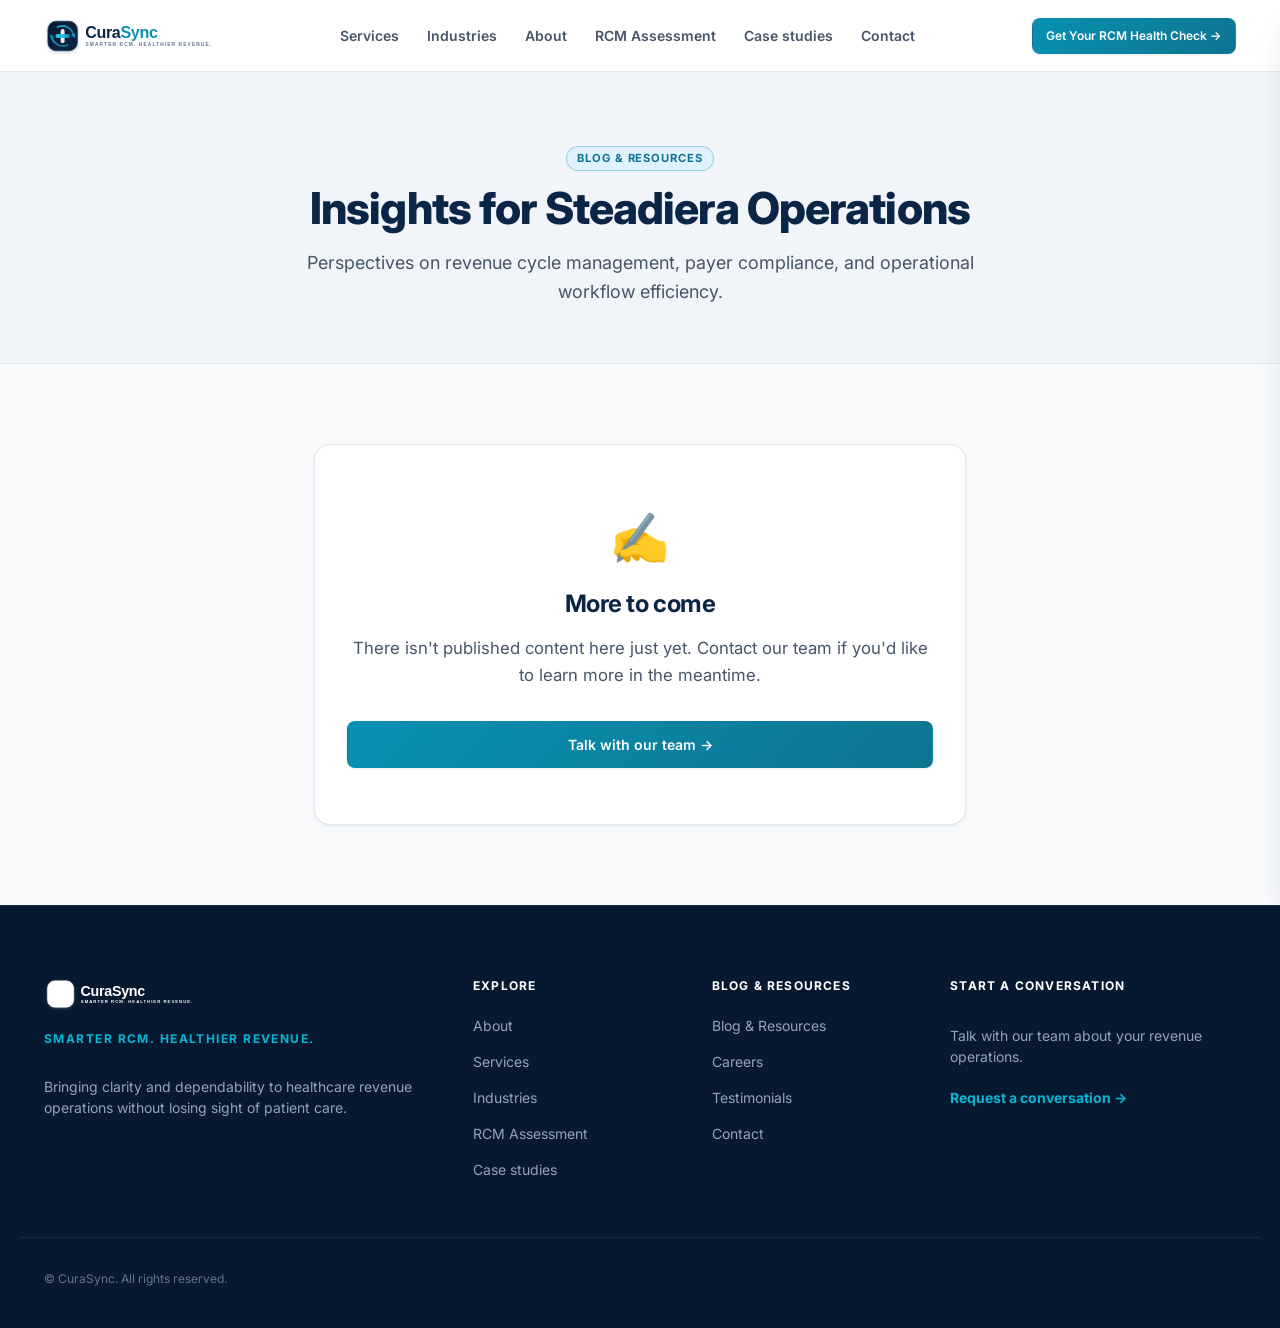
<file: blog.html>
<!DOCTYPE html>
<html lang="en">
<head>
  <meta charset="UTF-8">
  <meta name="viewport" content="width=device-width, initial-scale=1.0">
  <title>Blog & Resources | CuraSync</title>
  <link rel="stylesheet" href="assets/css/styles.css">
  <link rel="icon" type="image/svg+xml" href="assets/images/favicon.svg">
  <link rel="preconnect" href="https://fonts.googleapis.com">
  <link rel="preconnect" href="https://fonts.gstatic.com" crossorigin>
  <link href="https://fonts.googleapis.com/css2?family=Inter:wght@400;500;600;700&display=swap" rel="stylesheet">
</head>
<body>

  <header class="site-header">
    <div class="container header-container">
      <a href="index.html" class="logo-link" aria-label="CuraSync Homepage">
        <img src="assets/images/logo.svg" alt="CuraSync" width="180">
      </a>
      <nav class="desktop-nav" aria-label="Main Navigation">
        <a href="services.html" class="nav-link">Services</a>
        <a href="industries.html" class="nav-link">Industries</a>
        <a href="about.html" class="nav-link">About</a>
        <a href="health-check.html" class="nav-link">RCM Assessment</a>
        <a href="case-studies.html" class="nav-link">Case studies</a>
        <a href="contact.html" class="nav-link">Contact</a>
      </nav>
      <div class="header-actions">
        <a href="health-check.html" class="btn btn-primary btn-sm">Get Your RCM Health Check →</a>
        <button class="mobile-nav-toggle" id="openDrawerBtn" aria-label="Open Navigation Menu">
          <span></span><span></span><span></span>
        </button>
      </div>
    </div>
  </header>

  <div class="drawer-backdrop" id="drawerBackdrop"></div>
  <div class="mobile-drawer" id="mobileDrawer" role="dialog" aria-modal="true" aria-label="Mobile Navigation">
    <div class="drawer-header">
      <img src="assets/images/logo.svg" alt="CuraSync" width="150">
      <button class="modal-close" id="closeDrawerBtn" aria-label="Close Navigation Menu">&times;</button>
    </div>
    <div class="drawer-body">
      <nav class="drawer-nav" aria-label="Mobile Navigation Links">
        <a href="services.html" class="drawer-link">Services</a>
        <a href="industries.html" class="drawer-link">Industries</a>
        <a href="about.html" class="drawer-link">About</a>
        <a href="health-check.html" class="drawer-link">RCM Revenue Health Check</a>
        <a href="case-studies.html" class="drawer-link">Case studies</a>
        <a href="blog.html" class="drawer-link active">Blog & Resources</a>
        <a href="testimonials.html" class="drawer-link">Testimonials</a>
        <a href="careers.html" class="drawer-link">Careers</a>
        <a href="contact.html" class="drawer-link">Contact</a>
      </nav>
      <div class="drawer-footer-cta">
        <a href="health-check.html" class="btn btn-primary btn-block">Get Your RCM Health Check →</a>
      </div>
    </div>
  </div>

  <main id="main-content">
    <section class="page-hero bg-subtle">
      <div class="container text-center">
        <span class="badge badge-teal">BLOG & RESOURCES</span>
        <h1>Insights for Steadiera Operations</h1>
        <p class="page-hero-sub">Perspectives on revenue cycle management, payer compliance, and operational workflow efficiency.</p>
      </div>
    </section>

    <section class="section">
      <div class="container" style="max-width: 700px; text-align: center;">
        <div class="card shadow-sm" style="padding: 3.5rem 2rem; background: var(--bg-card);">
          <div style="font-size: 3rem; margin-bottom: 1rem; color: var(--color-teal);">✍️</div>
          <h3 style="font-size: 1.5rem; color: var(--color-navy); margin-bottom: 1rem;">More to come</h3>
          <p class="text-secondary" style="font-size: 1.05rem; line-height: 1.6; margin-bottom: 2rem;">There isn't published content here just yet. Contact our team if you'd like to learn more in the meantime.</p>
          <a href="contact.html" class="btn btn-primary">Talk with our team →</a>
        </div>
      </div>
    </section>
  </main>

  <footer class="site-footer">
    <div class="container footer-container">
      <div class="footer-brand-col">
        <img src="assets/images/logo.svg" alt="CuraSync" width="160" style="filter: brightness(0) invert(1);">
        <p class="footer-tagline">SMARTER RCM. HEALTHIER REVENUE.</p>
        <p class="text-light text-sm" style="margin-top: 1rem;">Bringing clarity and dependability to healthcare revenue operations without losing sight of patient care.</p>
      </div>
      <div class="footer-links-col">
        <h4>EXPLORE</h4>
        <ul>
          <li><a href="about.html">About</a></li>
          <li><a href="services.html">Services</a></li>
          <li><a href="industries.html">Industries</a></li>
          <li><a href="health-check.html">RCM Assessment</a></li>
          <li><a href="case-studies.html">Case studies</a></li>
        </ul>
      </div>
      <div class="footer-links-col">
        <h4>BLOG & RESOURCES</h4>
        <ul>
          <li><a href="blog.html">Blog & Resources</a></li>
          <li><a href="careers.html">Careers</a></li>
          <li><a href="testimonials.html">Testimonials</a></li>
          <li><a href="contact.html">Contact</a></li>
        </ul>
      </div>
      <div class="footer-cta-col">
        <h4>START A CONVERSATION</h4>
        <p class="text-light text-sm">Talk with our team about your revenue operations.</p>
        <a href="contact.html" class="footer-action-link">Request a conversation →</a>
      </div>
    </div>
    <div class="container footer-bottom">
      <p>© CuraSync. All rights reserved.</p>
      
    </div>
  </footer>

  <script src="assets/js/app.js"></script>
</body>
</html>
</file>
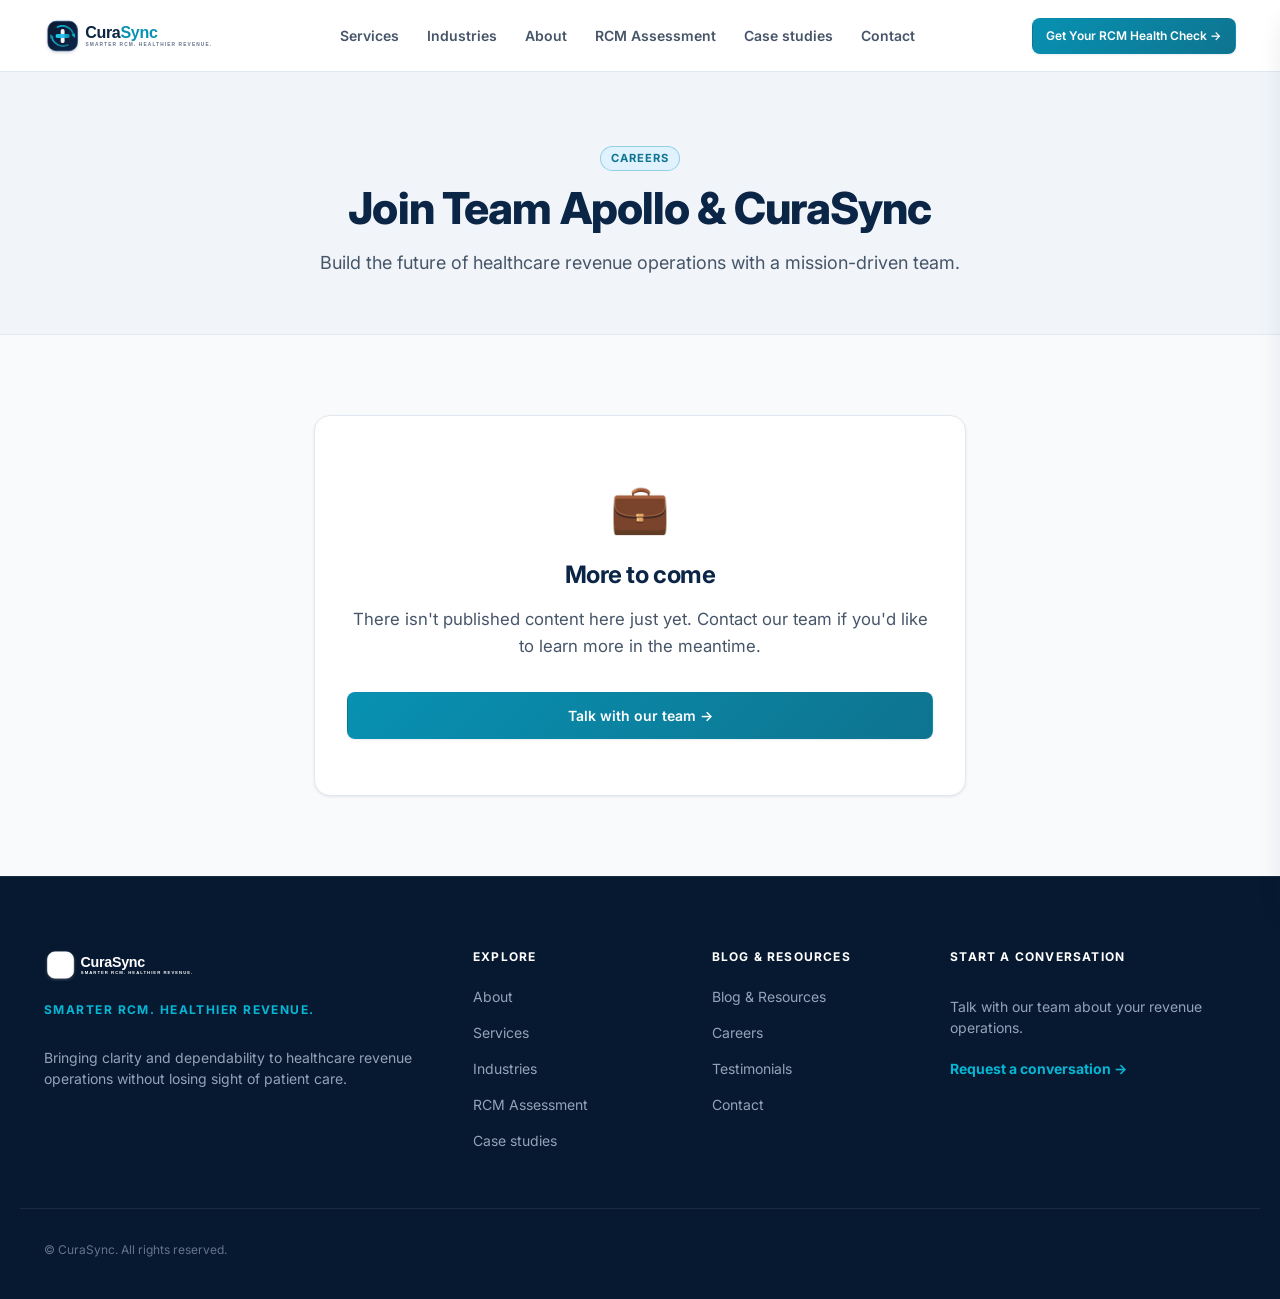
<file: careers.html>
<!DOCTYPE html>
<html lang="en">
<head>
  <meta charset="UTF-8">
  <meta name="viewport" content="width=device-width, initial-scale=1.0">
  <title>Careers | CuraSync</title>
  <link rel="stylesheet" href="assets/css/styles.css">
  <link rel="icon" type="image/svg+xml" href="assets/images/favicon.svg">
  <link rel="preconnect" href="https://fonts.googleapis.com">
  <link rel="preconnect" href="https://fonts.gstatic.com" crossorigin>
  <link href="https://fonts.googleapis.com/css2?family=Inter:wght@400;500;600;700&display=swap" rel="stylesheet">
</head>
<body>

  <header class="site-header">
    <div class="container header-container">
      <a href="index.html" class="logo-link" aria-label="CuraSync Homepage">
        <img src="assets/images/logo.svg" alt="CuraSync" width="180">
      </a>
      <nav class="desktop-nav" aria-label="Main Navigation">
        <a href="services.html" class="nav-link">Services</a>
        <a href="industries.html" class="nav-link">Industries</a>
        <a href="about.html" class="nav-link">About</a>
        <a href="health-check.html" class="nav-link">RCM Assessment</a>
        <a href="case-studies.html" class="nav-link">Case studies</a>
        <a href="contact.html" class="nav-link">Contact</a>
      </nav>
      <div class="header-actions">
        <a href="health-check.html" class="btn btn-primary btn-sm">Get Your RCM Health Check →</a>
        <button class="mobile-nav-toggle" id="openDrawerBtn" aria-label="Open Navigation Menu">
          <span></span><span></span><span></span>
        </button>
      </div>
    </div>
  </header>

  <div class="drawer-backdrop" id="drawerBackdrop"></div>
  <div class="mobile-drawer" id="mobileDrawer" role="dialog" aria-modal="true" aria-label="Mobile Navigation">
    <div class="drawer-header">
      <img src="assets/images/logo.svg" alt="CuraSync" width="150">
      <button class="modal-close" id="closeDrawerBtn" aria-label="Close Navigation Menu">&times;</button>
    </div>
    <div class="drawer-body">
      <nav class="drawer-nav" aria-label="Mobile Navigation Links">
        <a href="services.html" class="drawer-link">Services</a>
        <a href="industries.html" class="drawer-link">Industries</a>
        <a href="about.html" class="drawer-link">About</a>
        <a href="health-check.html" class="drawer-link">RCM Revenue Health Check</a>
        <a href="case-studies.html" class="drawer-link">Case studies</a>
        <a href="blog.html" class="drawer-link">Blog & Resources</a>
        <a href="testimonials.html" class="drawer-link">Testimonials</a>
        <a href="careers.html" class="drawer-link active">Careers</a>
        <a href="contact.html" class="drawer-link">Contact</a>
      </nav>
      <div class="drawer-footer-cta">
        <a href="health-check.html" class="btn btn-primary btn-block">Get Your RCM Health Check →</a>
      </div>
    </div>
  </div>

  <main id="main-content">
    <section class="page-hero bg-subtle">
      <div class="container text-center">
        <span class="badge badge-teal">CAREERS</span>
        <h1>Join Team Apollo & CuraSync</h1>
        <p class="page-hero-sub">Build the future of healthcare revenue operations with a mission-driven team.</p>
      </div>
    </section>

    <section class="section">
      <div class="container" style="max-width: 700px; text-align: center;">
        <div class="card shadow-sm" style="padding: 3.5rem 2rem; background: var(--bg-card);">
          <div style="font-size: 3rem; margin-bottom: 1rem; color: var(--color-teal);">💼</div>
          <h3 style="font-size: 1.5rem; color: var(--color-navy); margin-bottom: 1rem;">More to come</h3>
          <p class="text-secondary" style="font-size: 1.05rem; line-height: 1.6; margin-bottom: 2rem;">There isn't published content here just yet. Contact our team if you'd like to learn more in the meantime.</p>
          <a href="contact.html" class="btn btn-primary">Talk with our team →</a>
        </div>
      </div>
    </section>
  </main>

  <footer class="site-footer">
    <div class="container footer-container">
      <div class="footer-brand-col">
        <img src="assets/images/logo.svg" alt="CuraSync" width="160" style="filter: brightness(0) invert(1);">
        <p class="footer-tagline">SMARTER RCM. HEALTHIER REVENUE.</p>
        <p class="text-light text-sm" style="margin-top: 1rem;">Bringing clarity and dependability to healthcare revenue operations without losing sight of patient care.</p>
      </div>
      <div class="footer-links-col">
        <h4>EXPLORE</h4>
        <ul>
          <li><a href="about.html">About</a></li>
          <li><a href="services.html">Services</a></li>
          <li><a href="industries.html">Industries</a></li>
          <li><a href="health-check.html">RCM Assessment</a></li>
          <li><a href="case-studies.html">Case studies</a></li>
        </ul>
      </div>
      <div class="footer-links-col">
        <h4>BLOG & RESOURCES</h4>
        <ul>
          <li><a href="blog.html">Blog & Resources</a></li>
          <li><a href="careers.html">Careers</a></li>
          <li><a href="testimonials.html">Testimonials</a></li>
          <li><a href="contact.html">Contact</a></li>
        </ul>
      </div>
      <div class="footer-cta-col">
        <h4>START A CONVERSATION</h4>
        <p class="text-light text-sm">Talk with our team about your revenue operations.</p>
        <a href="contact.html" class="footer-action-link">Request a conversation →</a>
      </div>
    </div>
    <div class="container footer-bottom">
      <p>© CuraSync. All rights reserved.</p>
      
    </div>
  </footer>

  <script src="assets/js/app.js"></script>
</body>
</html>
</file>
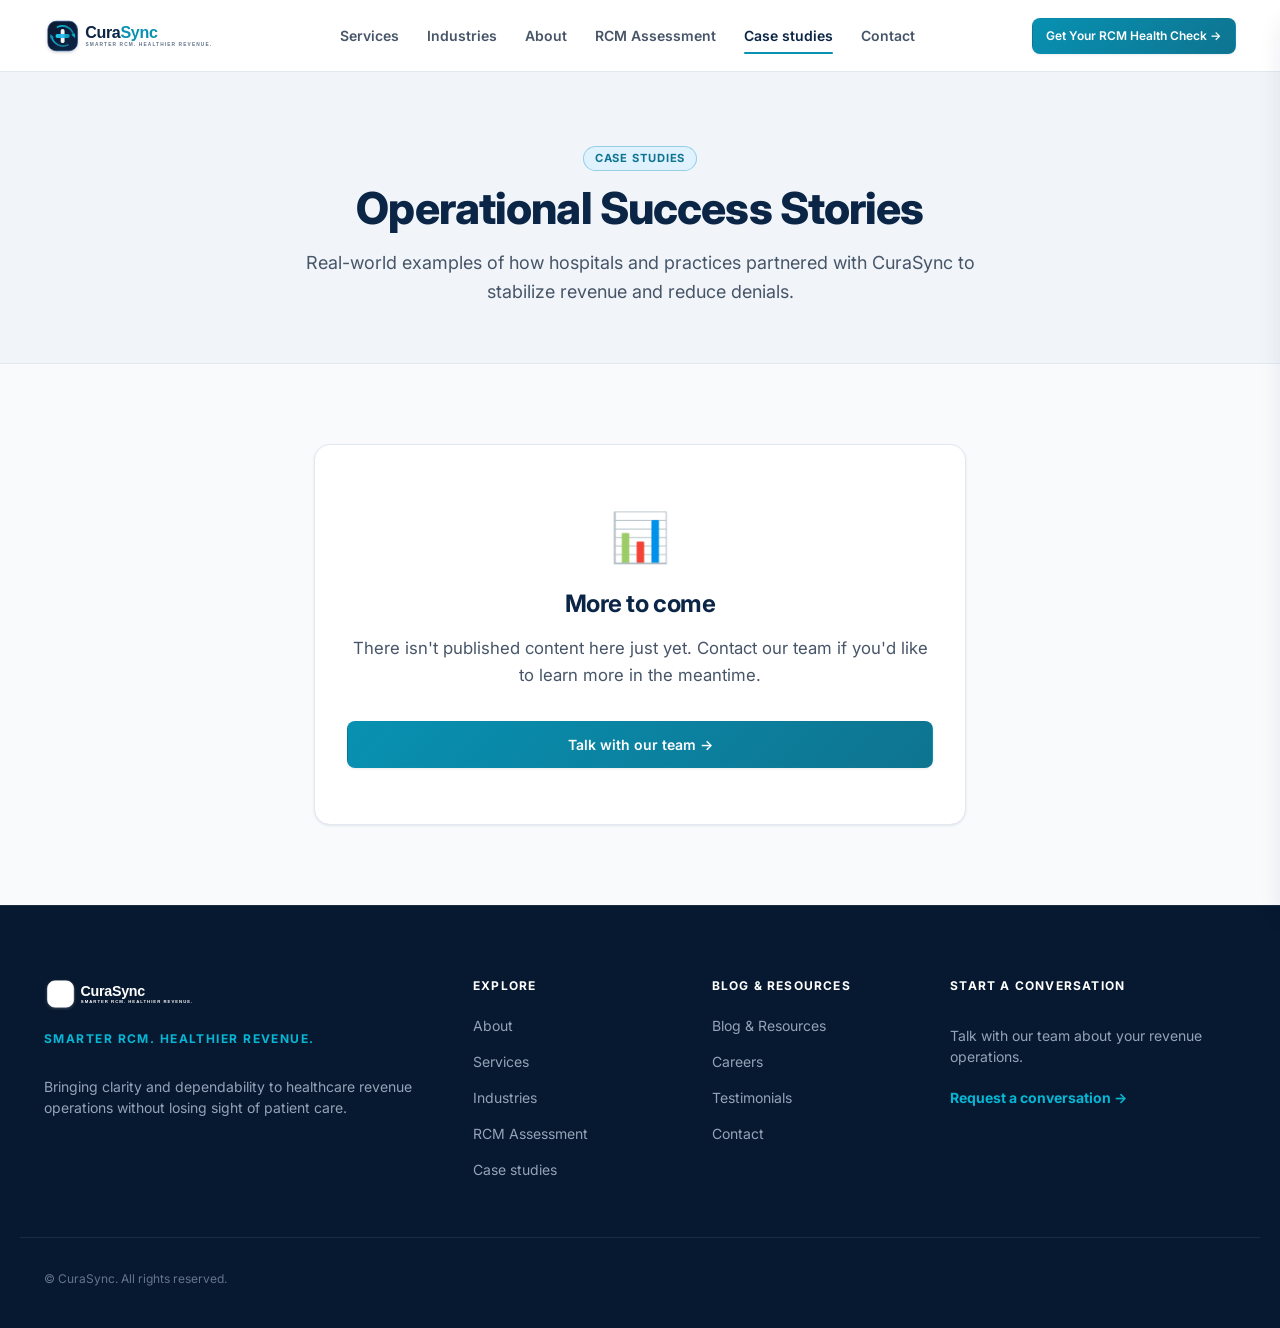
<file: case-studies.html>
<!DOCTYPE html>
<html lang="en">
<head>
  <meta charset="UTF-8">
  <meta name="viewport" content="width=device-width, initial-scale=1.0">
  <title>Case Studies & Success Stories | CuraSync</title>
  <link rel="stylesheet" href="assets/css/styles.css">
  <link rel="icon" type="image/svg+xml" href="assets/images/favicon.svg">
  <link rel="preconnect" href="https://fonts.googleapis.com">
  <link rel="preconnect" href="https://fonts.gstatic.com" crossorigin>
  <link href="https://fonts.googleapis.com/css2?family=Inter:wght@400;500;600;700&display=swap" rel="stylesheet">
</head>
<body>

  <header class="site-header">
    <div class="container header-container">
      <a href="index.html" class="logo-link" aria-label="CuraSync Homepage">
        <img src="assets/images/logo.svg" alt="CuraSync" width="180">
      </a>
      <nav class="desktop-nav" aria-label="Main Navigation">
        <a href="services.html" class="nav-link">Services</a>
        <a href="industries.html" class="nav-link">Industries</a>
        <a href="about.html" class="nav-link">About</a>
        <a href="health-check.html" class="nav-link">RCM Assessment</a>
        <a href="case-studies.html" class="nav-link active">Case studies</a>
        <a href="contact.html" class="nav-link">Contact</a>
      </nav>
      <div class="header-actions">
        <a href="health-check.html" class="btn btn-primary btn-sm">Get Your RCM Health Check →</a>
        <button class="mobile-nav-toggle" id="openDrawerBtn" aria-label="Open Navigation Menu">
          <span></span><span></span><span></span>
        </button>
      </div>
    </div>
  </header>

  <div class="drawer-backdrop" id="drawerBackdrop"></div>
  <div class="mobile-drawer" id="mobileDrawer" role="dialog" aria-modal="true" aria-label="Mobile Navigation">
    <div class="drawer-header">
      <img src="assets/images/logo.svg" alt="CuraSync" width="150">
      <button class="modal-close" id="closeDrawerBtn" aria-label="Close Navigation Menu">&times;</button>
    </div>
    <div class="drawer-body">
      <nav class="drawer-nav" aria-label="Mobile Navigation Links">
        <a href="services.html" class="drawer-link">Services</a>
        <a href="industries.html" class="drawer-link">Industries</a>
        <a href="about.html" class="drawer-link">About</a>
        <a href="health-check.html" class="drawer-link">RCM Revenue Health Check</a>
        <a href="case-studies.html" class="drawer-link active">Case studies</a>
        <a href="blog.html" class="drawer-link">Blog & Resources</a>
        <a href="testimonials.html" class="drawer-link">Testimonials</a>
        <a href="careers.html" class="drawer-link">Careers</a>
        <a href="contact.html" class="drawer-link">Contact</a>
      </nav>
      <div class="drawer-footer-cta">
        <a href="health-check.html" class="btn btn-primary btn-block">Get Your RCM Health Check →</a>
      </div>
    </div>
  </div>

  <main id="main-content">
    <section class="page-hero bg-subtle">
      <div class="container text-center">
        <span class="badge badge-teal">CASE STUDIES</span>
        <h1>Operational Success Stories</h1>
        <p class="page-hero-sub">Real-world examples of how hospitals and practices partnered with CuraSync to stabilize revenue and reduce denials.</p>
      </div>
    </section>

    <section class="section">
      <div class="container" style="max-width: 700px; text-align: center;">
        <div class="card shadow-sm" style="padding: 3.5rem 2rem; background: var(--bg-card);">
          <div style="font-size: 3rem; margin-bottom: 1rem; color: var(--color-teal);">📊</div>
          <h3 style="font-size: 1.5rem; color: var(--color-navy); margin-bottom: 1rem;">More to come</h3>
          <p class="text-secondary" style="font-size: 1.05rem; line-height: 1.6; margin-bottom: 2rem;">There isn't published content here just yet. Contact our team if you'd like to learn more in the meantime.</p>
          <a href="contact.html" class="btn btn-primary">Talk with our team →</a>
        </div>
      </div>
    </section>
  </main>

  <footer class="site-footer">
    <div class="container footer-container">
      <div class="footer-brand-col">
        <img src="assets/images/logo.svg" alt="CuraSync" width="160" style="filter: brightness(0) invert(1);">
        <p class="footer-tagline">SMARTER RCM. HEALTHIER REVENUE.</p>
        <p class="text-light text-sm" style="margin-top: 1rem;">Bringing clarity and dependability to healthcare revenue operations without losing sight of patient care.</p>
      </div>
      <div class="footer-links-col">
        <h4>EXPLORE</h4>
        <ul>
          <li><a href="about.html">About</a></li>
          <li><a href="services.html">Services</a></li>
          <li><a href="industries.html">Industries</a></li>
          <li><a href="health-check.html">RCM Assessment</a></li>
          <li><a href="case-studies.html">Case studies</a></li>
        </ul>
      </div>
      <div class="footer-links-col">
        <h4>BLOG & RESOURCES</h4>
        <ul>
          <li><a href="blog.html">Blog & Resources</a></li>
          <li><a href="careers.html">Careers</a></li>
          <li><a href="testimonials.html">Testimonials</a></li>
          <li><a href="contact.html">Contact</a></li>
        </ul>
      </div>
      <div class="footer-cta-col">
        <h4>START A CONVERSATION</h4>
        <p class="text-light text-sm">Talk with our team about your revenue operations.</p>
        <a href="contact.html" class="footer-action-link">Request a conversation →</a>
      </div>
    </div>
    <div class="container footer-bottom">
      <p>© CuraSync. All rights reserved.</p>
      
    </div>
  </footer>

  <script src="assets/js/app.js"></script>
</body>
</html>
</file>
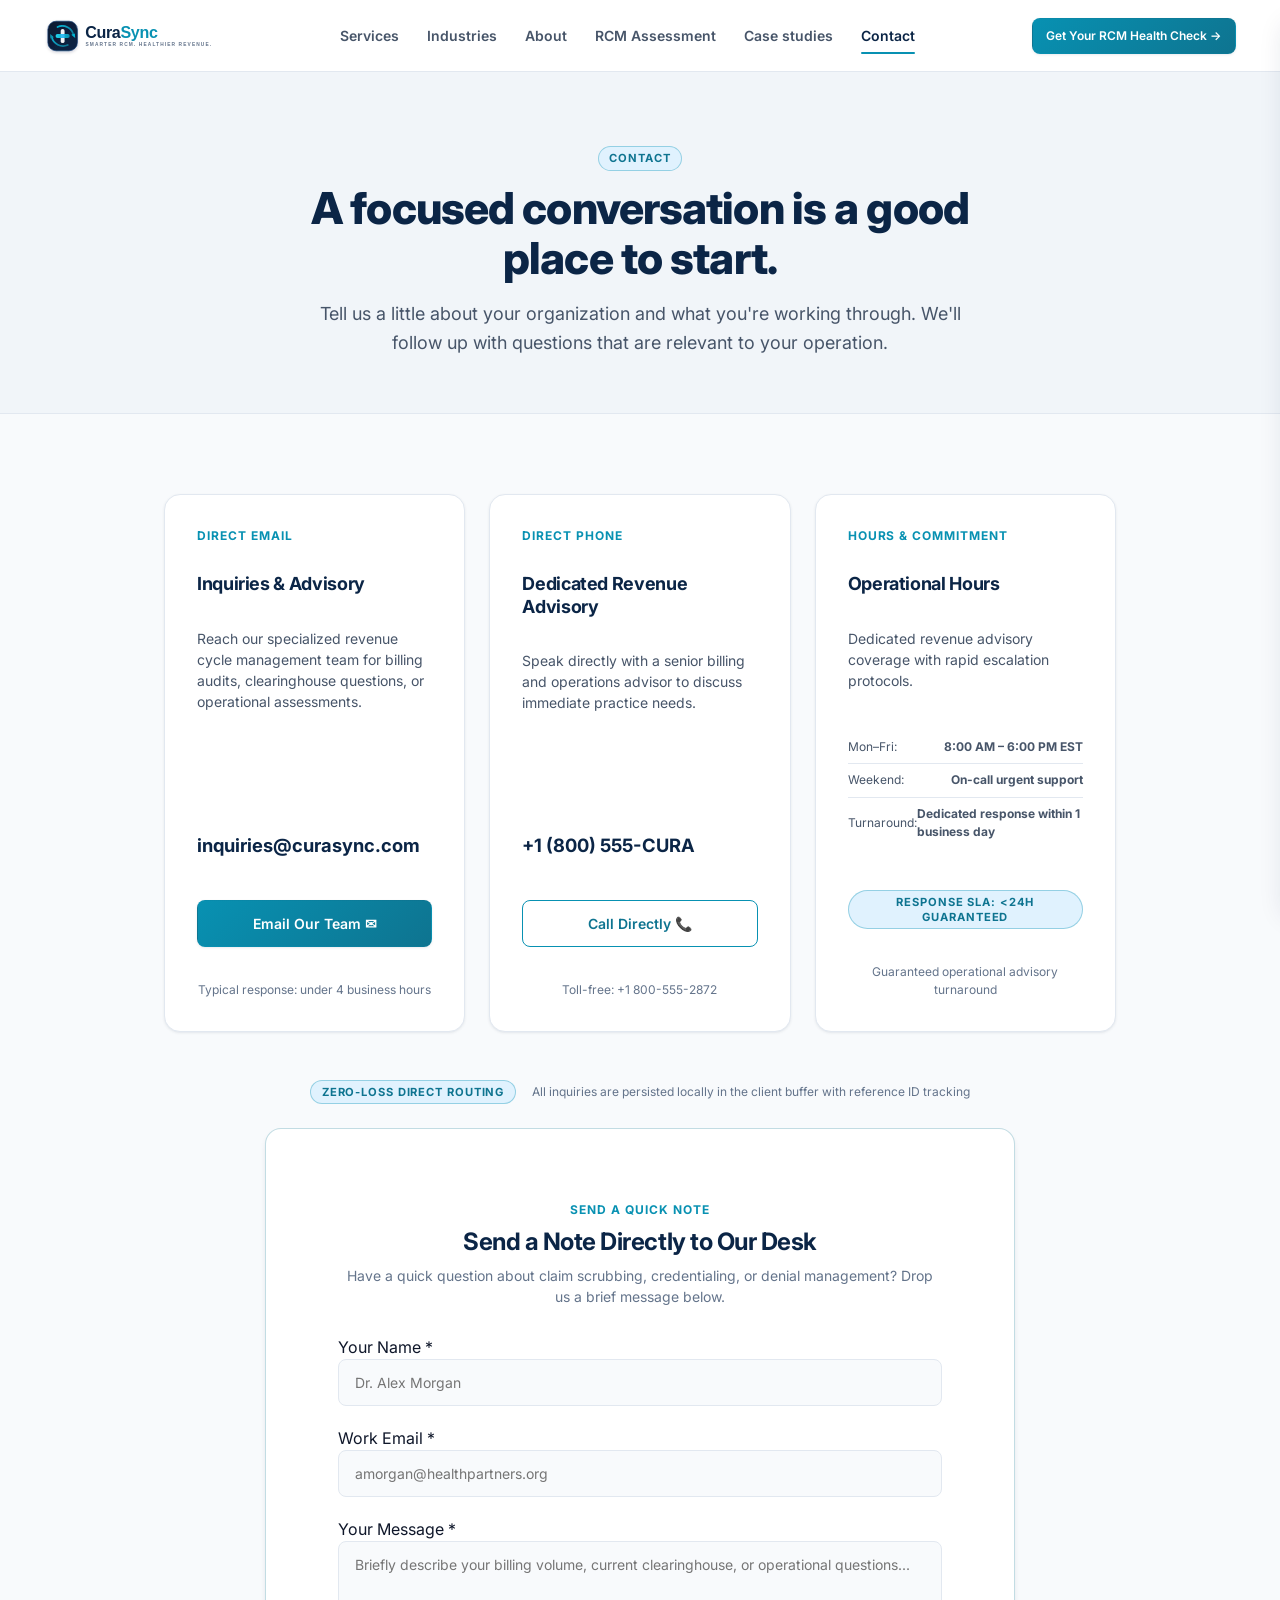
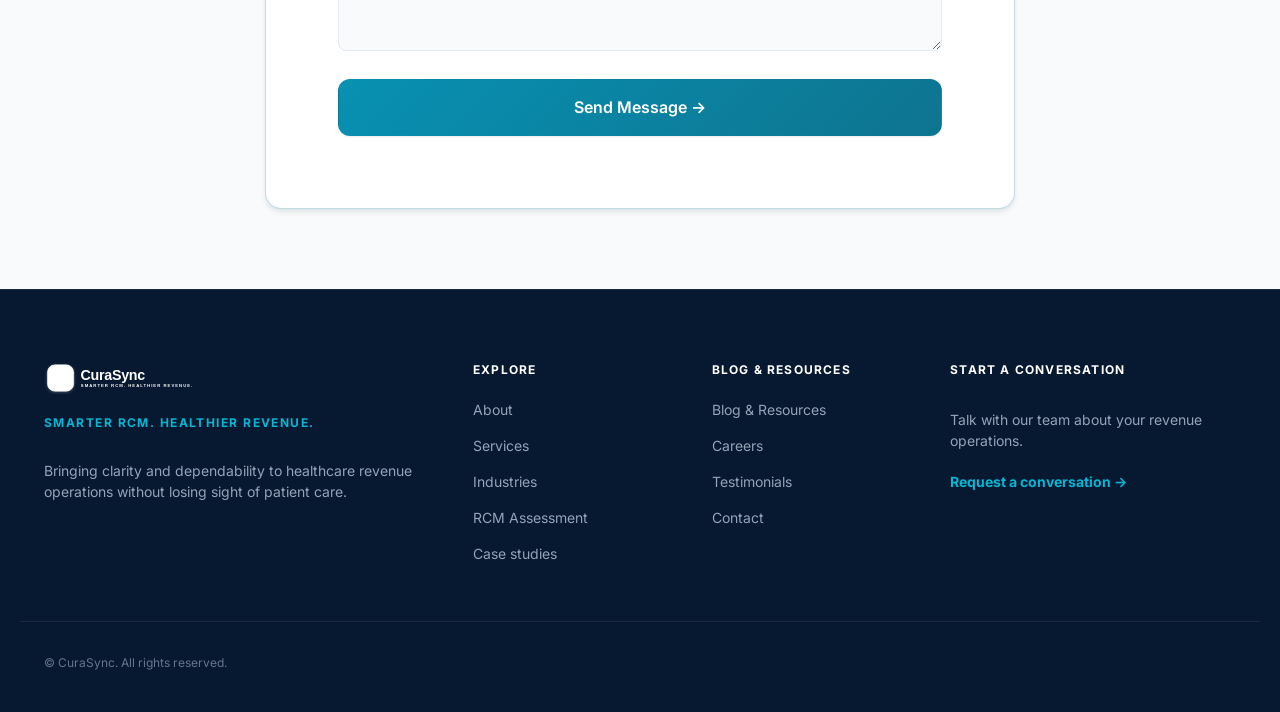
<file: contact.html>
<!DOCTYPE html>
<html lang="en">
<head>
  <meta charset="UTF-8">
  <meta name="viewport" content="width=device-width, initial-scale=1.0">
  <title>Contact Us | CuraSync Revenue Operations</title>
  <link rel="stylesheet" href="assets/css/styles.css">
  <link rel="icon" type="image/svg+xml" href="assets/images/favicon.svg">
  <link rel="preconnect" href="https://fonts.googleapis.com">
  <link rel="preconnect" href="https://fonts.gstatic.com" crossorigin>
  <link href="https://fonts.googleapis.com/css2?family=Inter:wght@400;500;600;700&display=swap" rel="stylesheet">
</head>
<body>

  <!-- ==========================================================================
       HEADER & NAVIGATION
       ========================================================================== -->
  <header class="site-header">
    <div class="container header-container">
      <a href="index.html" class="logo-link" aria-label="CuraSync Homepage">
        <img src="assets/images/logo.svg" alt="CuraSync" width="180">
      </a>

      <!-- Desktop Navigation -->
      <nav class="desktop-nav" aria-label="Main Navigation">
        <a href="services.html" class="nav-link">Services</a>
        <a href="industries.html" class="nav-link">Industries</a>
        <a href="about.html" class="nav-link">About</a>
        <a href="health-check.html" class="nav-link">RCM Assessment</a>
        <a href="case-studies.html" class="nav-link">Case studies</a>
        <a href="contact.html" class="nav-link active">Contact</a>
      </nav>

      <!-- Desktop CTA & Hamburger -->
      <div class="header-actions">
        <a href="health-check.html" class="btn btn-primary btn-sm">Get Your RCM Health Check →</a>
        <button class="mobile-nav-toggle" id="openDrawerBtn" aria-label="Open Navigation Menu">
          <span></span>
          <span></span>
          <span></span>
        </button>
      </div>
    </div>
  </header>

  <!-- Mobile Drawer & Backdrop -->
  <div class="drawer-backdrop" id="drawerBackdrop"></div>
  <div class="mobile-drawer" id="mobileDrawer" role="dialog" aria-modal="true" aria-label="Mobile Navigation">
    <div class="drawer-header">
      <img src="assets/images/logo.svg" alt="CuraSync" width="150">
      <button class="modal-close" id="closeDrawerBtn" aria-label="Close Navigation Menu">&times;</button>
    </div>
    <div class="drawer-body">
      <nav class="drawer-nav" aria-label="Mobile Navigation Links">
        <a href="services.html" class="drawer-link">Services</a>
        <a href="industries.html" class="drawer-link">Industries</a>
        <a href="about.html" class="drawer-link">About</a>
        <a href="health-check.html" class="drawer-link">RCM Revenue Health Check</a>
        <a href="case-studies.html" class="drawer-link">Case studies</a>
        <a href="blog.html" class="drawer-link">Blog & Resources</a>
        <a href="testimonials.html" class="drawer-link">Testimonials</a>
        <a href="careers.html" class="drawer-link">Careers</a>
        <a href="contact.html" class="drawer-link active">Contact</a>
      </nav>
      <div class="drawer-footer-cta">
        <a href="health-check.html" class="btn btn-primary btn-block">Get Your RCM Health Check →</a>
      </div>
    </div>
  </div>

  <main id="main-content">

    <!-- ==========================================================================
         PAGE HERO
         ========================================================================== -->
    <section class="page-hero bg-subtle">
      <div class="container text-center" style="max-width: 800px;">
        <span class="badge badge-teal">CONTACT</span>
        <h1>A focused conversation is a good place to start.</h1>
        <p class="page-hero-sub">Tell us a little about your organization and what you're working through. We'll follow up with questions that are relevant to your operation.</p>
      </div>
    </section>

    <!-- ==========================================================================
         DIRECT CONTACT CARDS & QUICK NOTE SECTION
         ========================================================================== -->
    <section class="section">
      <div class="container" style="max-width: 1000px;">

        <!-- Direct Contact Cards Grid -->
        <div class="contact-cards-grid">

          <!-- Email Card -->
          <div class="contact-direct-card">
            <span class="contact-card-eyebrow">DIRECT EMAIL</span>
            <h3 class="contact-card-title">Inquiries &amp; Advisory</h3>
            <p class="contact-card-desc">Reach our specialized revenue cycle management team for billing audits, clearinghouse questions, or operational assessments.</p>
            <div class="contact-card-value">inquiries@curasync.com</div>
            <a id="contactDirectEmailBtn" href="mailto:inquiries@curasync.com?subject=Revenue%20Operations%20Inquiry%20-%20CuraSync" class="btn btn-primary btn-block">Email Our Team ✉</a>
            <div class="contact-card-meta">Typical response: under 4 business hours</div>
          </div>

          <!-- Phone Card -->
          <div class="contact-direct-card">
            <span class="contact-card-eyebrow">DIRECT PHONE</span>
            <h3 class="contact-card-title">Dedicated Revenue Advisory</h3>
            <p class="contact-card-desc">Speak directly with a senior billing and operations advisor to discuss immediate practice needs.</p>
            <div class="contact-card-value">+1 (800) 555-CURA</div>
            <a id="contactDirectPhoneBtn" href="tel:+18005552872" class="btn btn-outline btn-block">Call Directly 📞</a>
            <div class="contact-card-meta">Toll-free: +1 800-555-2872</div>
          </div>

          <!-- Operational Hours & Guarantee Card -->
          <div class="contact-direct-card">
            <span class="contact-card-eyebrow">HOURS &amp; COMMITMENT</span>
            <h3 class="contact-card-title">Operational Hours</h3>
            <p class="contact-card-desc">Dedicated revenue advisory coverage with rapid escalation protocols.</p>
            <ul class="contact-hours-list">
              <li><span>Mon–Fri:</span> <strong>8:00 AM – 6:00 PM EST</strong></li>
              <li><span>Weekend:</span> <strong>On-call urgent support</strong></li>
              <li><span>Turnaround:</span> <strong>Dedicated response within 1 business day</strong></li>
            </ul>
            <div style="text-align: center; margin-top: auto;">
              <span class="badge badge-teal">Response SLA: &lt;24h Guaranteed</span>
            </div>
            <div class="contact-card-meta">Guaranteed operational advisory turnaround</div>
          </div>

        </div>

        <!-- Zero-Loss Pipeline Info Badge -->
        <div class="contact-pipeline-badge" style="margin-top: 3rem; margin-bottom: 1.5rem; text-align: center;">
          <span class="badge badge-teal">Zero-Loss Direct Routing</span>
          <span class="text-xs text-muted" style="margin-left: 0.5rem;">All inquiries are persisted locally in the client buffer with reference ID tracking</span>
        </div>

        <!-- Interactive Confirmation Banner (Populated by JS on submission) -->
        <div id="contactSuccessAlert" class="alert alert-success" style="display: none; margin-bottom: 2rem;">
          <!-- Populated dynamically with full receipt and actions by JS -->
        </div>

        <!-- Lightweight Quick Note Card -->
        <div class="card shadow-md contact-quick-note-card" id="contactCard">
          <div class="card-body" style="padding: 2.5rem;">
            <div class="text-center" style="margin-bottom: 1.75rem;">
              <span class="contact-card-eyebrow">SEND A QUICK NOTE</span>
              <h2 style="font-size: 1.5rem; color: var(--color-navy); margin-top: 0.25rem; margin-bottom: 0.5rem;">Send a Note Directly to Our Desk</h2>
              <p class="text-muted text-sm" style="margin: 0;">Have a quick question about claim scrubbing, credentialing, or denial management? Drop us a brief message below.</p>
            </div>

            <form id="contactForm" action="" method="POST">
              <div class="form-group" style="margin-bottom: 1.25rem;">
                <label for="contactName">Your Name *</label>
                <input type="text" id="contactName" class="form-control" placeholder="Dr. Alex Morgan" required>
              </div>

              <div class="form-group" style="margin-bottom: 1.25rem;">
                <label for="contactEmail">Work Email *</label>
                <input type="email" id="contactEmail" class="form-control" placeholder="amorgan@healthpartners.org" required>
              </div>

              <div class="form-group" style="margin-bottom: 1.75rem;">
                <label for="contactNotes">Your Message *</label>
                <textarea id="contactNotes" class="form-control" rows="4" placeholder="Briefly describe your billing volume, current clearinghouse, or operational questions..." required></textarea>
              </div>

              <button type="submit" id="contactSubmitBtn" class="btn btn-primary btn-block btn-lg">Send Message →</button>
            </form>
          </div>
        </div>

      </div>
    </section>

  </main>

  <!-- ==========================================================================
       CORPORATE FOOTER
       ========================================================================== -->
  <footer class="site-footer">
    <div class="container footer-container">
      <div class="footer-brand-col">
        <img src="assets/images/logo.svg" alt="CuraSync" width="160" style="filter: brightness(0) invert(1);">
        <p class="footer-tagline">SMARTER RCM. HEALTHIER REVENUE.</p>
        <p class="text-light text-sm" style="margin-top: 1rem;">Bringing clarity and dependability to healthcare revenue operations without losing sight of patient care.</p>
      </div>

      <div class="footer-links-col">
        <h4>EXPLORE</h4>
        <ul>
          <li><a href="about.html">About</a></li>
          <li><a href="services.html">Services</a></li>
          <li><a href="industries.html">Industries</a></li>
          <li><a href="health-check.html">RCM Assessment</a></li>
          <li><a href="case-studies.html">Case studies</a></li>
        </ul>
      </div>

      <div class="footer-links-col">
        <h4>BLOG & RESOURCES</h4>
        <ul>
          <li><a href="blog.html">Blog & Resources</a></li>
          <li><a href="careers.html">Careers</a></li>
          <li><a href="testimonials.html">Testimonials</a></li>
          <li><a href="contact.html">Contact</a></li>
        </ul>
      </div>

      <div class="footer-cta-col">
        <h4>START A CONVERSATION</h4>
        <p class="text-light text-sm">Talk with our team about your revenue operations.</p>
        <a href="contact.html" class="footer-action-link">Request a conversation →</a>
      </div>
    </div>

    <div class="container footer-bottom">
      <p>© CuraSync. All rights reserved.</p>
      
    </div>
  </footer>

  <script src="assets/js/app.js"></script>
</body>
</html>
</file>
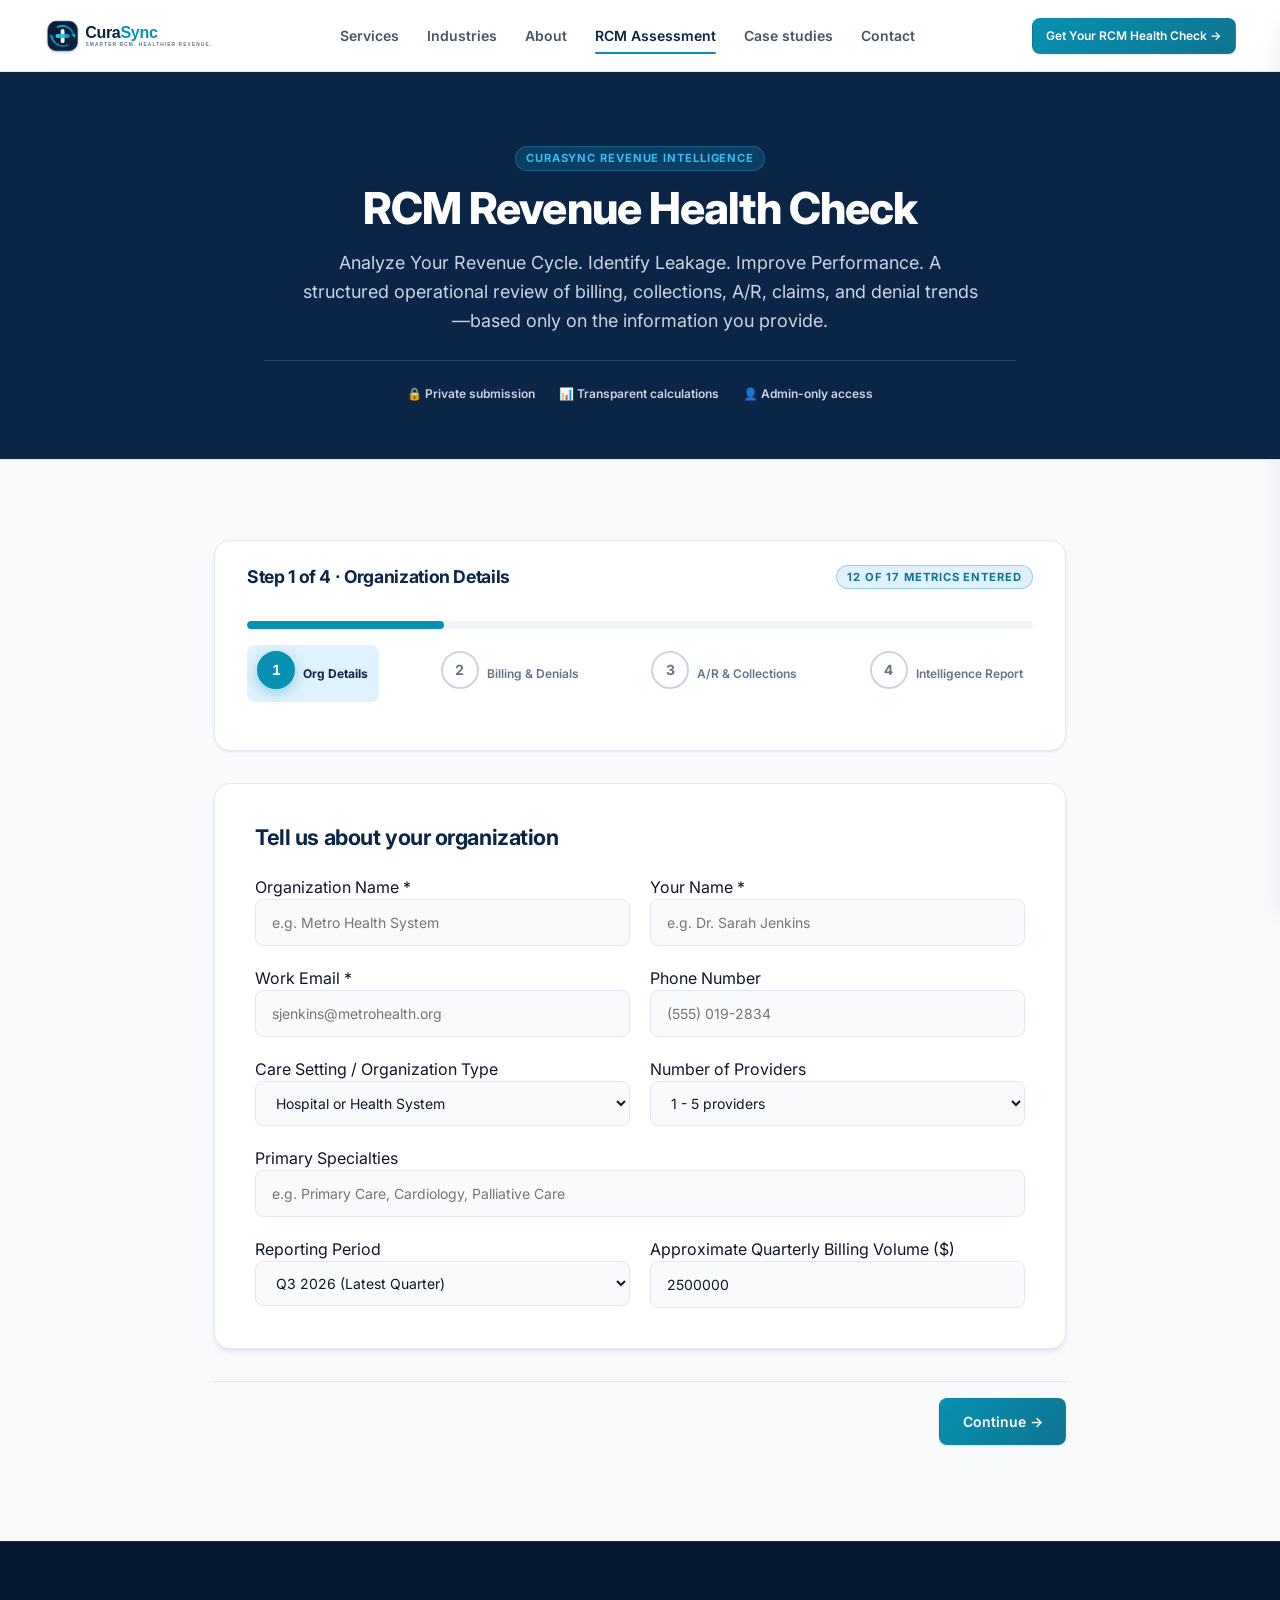
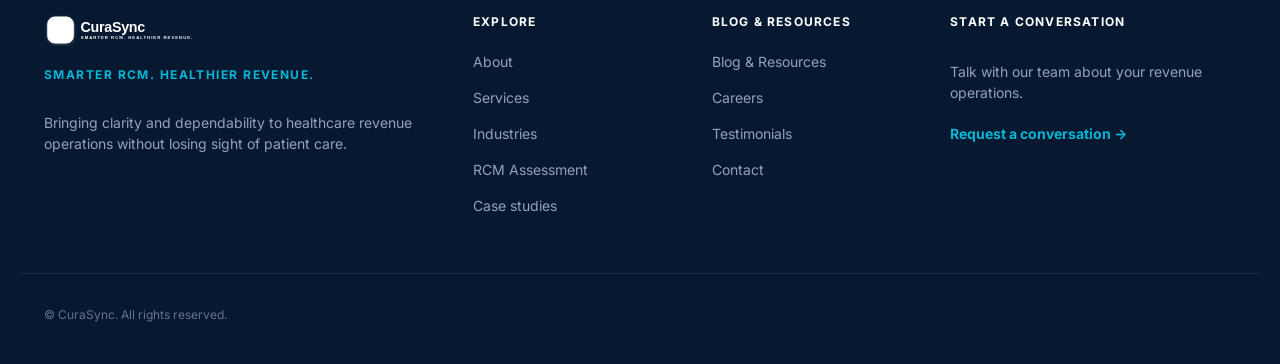
<file: health-check.html>
<!DOCTYPE html>
<html lang="en">
<head>
  <meta charset="UTF-8">
  <meta name="viewport" content="width=device-width, initial-scale=1.0">
  <title>RCM Revenue Health Check | CuraSync Revenue Intelligence</title>
  <link rel="stylesheet" href="assets/css/styles.css">
  <link rel="icon" type="image/svg+xml" href="assets/images/favicon.svg">
  <link rel="preconnect" href="https://fonts.googleapis.com">
  <link rel="preconnect" href="https://fonts.gstatic.com" crossorigin>
  <link href="https://fonts.googleapis.com/css2?family=Inter:wght@400;500;600;700&display=swap" rel="stylesheet">
</head>
<body>

  <!-- ==========================================================================
       HEADER & NAVIGATION
       ========================================================================== -->
  <header class="site-header">
    <div class="container header-container">
      <a href="index.html" class="logo-link" aria-label="CuraSync Homepage">
        <img src="assets/images/logo.svg" alt="CuraSync" width="180">
      </a>

      <!-- Desktop Navigation -->
      <nav class="desktop-nav" aria-label="Main Navigation">
        <a href="services.html" class="nav-link">Services</a>
        <a href="industries.html" class="nav-link">Industries</a>
        <a href="about.html" class="nav-link">About</a>
        <a href="health-check.html" class="nav-link active">RCM Assessment</a>
        <a href="case-studies.html" class="nav-link">Case studies</a>
        <a href="contact.html" class="nav-link">Contact</a>
      </nav>

      <!-- Desktop CTA & Hamburger -->
      <div class="header-actions">
        <a href="health-check.html" class="btn btn-primary btn-sm">Get Your RCM Health Check →</a>
        <button class="mobile-nav-toggle" id="openDrawerBtn" aria-label="Open Navigation Menu">
          <span></span>
          <span></span>
          <span></span>
        </button>
      </div>
    </div>
  </header>

  <!-- Mobile Drawer & Backdrop -->
  <div class="drawer-backdrop" id="drawerBackdrop"></div>
  <div class="mobile-drawer" id="mobileDrawer" role="dialog" aria-modal="true" aria-label="Mobile Navigation">
    <div class="drawer-header">
      <img src="assets/images/logo.svg" alt="CuraSync" width="150">
      <button class="modal-close" id="closeDrawerBtn" aria-label="Close Navigation Menu">&times;</button>
    </div>
    <div class="drawer-body">
      <nav class="drawer-nav" aria-label="Mobile Navigation Links">
        <a href="services.html" class="drawer-link">Services</a>
        <a href="industries.html" class="drawer-link">Industries</a>
        <a href="about.html" class="drawer-link">About</a>
        <a href="health-check.html" class="drawer-link active">RCM Revenue Health Check</a>
        <a href="case-studies.html" class="drawer-link">Case studies</a>
        <a href="blog.html" class="drawer-link">Blog & Resources</a>
        <a href="testimonials.html" class="drawer-link">Testimonials</a>
        <a href="careers.html" class="drawer-link">Careers</a>
        <a href="contact.html" class="drawer-link">Contact</a>
      </nav>
      <div class="drawer-footer-cta">
        <a href="health-check.html" class="btn btn-primary btn-block">Get Your RCM Health Check →</a>
      </div>
    </div>
  </div>

  <main id="main-content">

    <!-- ==========================================================================
         PAGE HERO
         ========================================================================== -->
    <section class="page-hero bg-navy text-white">
      <div class="container text-center" style="max-width: 800px;">
        <span class="badge badge-teal" style="background: rgba(8, 145, 178, 0.25); color: #38BDF8; border-color: rgba(56, 189, 248, 0.3);">CURASYNC REVENUE INTELLIGENCE</span>
        <h1 style="color: #FFFFFF;">RCM Revenue Health Check</h1>
        <p class="page-hero-sub" style="color: #CBD5E1;">Analyze Your Revenue Cycle. Identify Leakage. Improve Performance. A structured operational review of billing, collections, A/R, claims, and denial trends—based only on the information you provide.</p>
        
        <div class="trust-badges" style="justify-content: center; margin-top: 1.5rem; border-top-color: rgba(255, 255, 255, 0.15);">
          <div class="trust-badge-item" style="color: #CBD5E1;">🔒 Private submission</div>
          <div class="trust-badge-item" style="color: #CBD5E1;">📊 Transparent calculations</div>
          <div class="trust-badge-item" style="color: #CBD5E1;">👤 Admin-only access</div>
        </div>
      </div>
    </section>

    <!-- ==========================================================================
         WIZARD CONTAINER SECTION
         ========================================================================== -->
    <section class="section">
      <div class="container" style="max-width: 900px;">
        
        <!-- Stepper Header -->
        <div class="wizard-stepper-header card shadow-sm" style="margin-bottom: 2rem; background: var(--bg-card); padding: 1.5rem 2rem;">
          <div class="flex-between" style="margin-bottom: 1rem;">
            <h3 id="stepTitleText" style="font-size: 1.1rem; color: var(--color-navy);">Step 1 of 4 · Organization Details</h3>
            <span id="metricCounterText" class="badge badge-teal">0 of 17 metrics entered</span>
          </div>
          
          <div class="progress" style="height: 8px; background: var(--bg-subtle); border-radius: var(--radius-full); overflow: hidden; margin-bottom: 1rem;">
            <div class="progress-bar bg-teal" id="wizardProgressBar" style="width: 25%; height: 100%; transition: width 0.3s ease;"></div>
          </div>

          <div class="step-indicators-row" style="display: flex; justify-content: space-between; gap: 0.5rem;">
            <div class="step-indicator active" id="stepIndicator1">
              <div class="step-node">1</div>
              <span class="step-label">Org Details</span>
            </div>
            <div class="step-indicator" id="stepIndicator2">
              <div class="step-node">2</div>
              <span class="step-label">Billing & Denials</span>
            </div>
            <div class="step-indicator" id="stepIndicator3">
              <div class="step-node">3</div>
              <span class="step-label">A/R & Collections</span>
            </div>
            <div class="step-indicator" id="stepIndicator4">
              <div class="step-node">4</div>
              <span class="step-label">Intelligence Report</span>
            </div>
          </div>
        </div>

        <!-- Wizard Form -->
        <form id="healthCheckForm">
          
          <!-- STEP 1: ORGANIZATION DETAILS -->
          <div class="card shadow-md" id="wizardStep1" style="background: var(--bg-card);">
            <div class="card-body" style="padding: 2.5rem;">
              <h3 style="margin-bottom: 1.5rem; font-size: 1.35rem; color: var(--color-navy);">Tell us about your organization</h3>
              
              <div class="grid-2-col" style="gap: 1.25rem;">
                <div class="form-group">
                  <label for="orgName">Organization Name *</label>
                  <input type="text" id="orgName" class="form-control" placeholder="e.g. Metro Health System" required>
                </div>
                <div class="form-group">
                  <label for="contactName">Your Name *</label>
                  <input type="text" id="contactName" class="form-control" placeholder="e.g. Dr. Sarah Jenkins" required>
                </div>
                <div class="form-group">
                  <label for="workEmail">Work Email *</label>
                  <input type="email" id="workEmail" class="form-control" placeholder="sjenkins@metrohealth.org" required>
                </div>
                <div class="form-group">
                  <label for="orgPhone">Phone Number</label>
                  <input type="tel" id="orgPhone" class="form-control" placeholder="(555) 019-2834">
                </div>
                <div class="form-group">
                  <label for="orgType">Care Setting / Organization Type</label>
                  <select id="orgType" class="form-control">
                    <option value="hospital">Hospital or Health System</option>
                    <option value="clinic">Clinic or Ambulatory Care Center</option>
                    <option value="practice">Physician Practice</option>
                    <option value="diagnostic">Diagnostic & Imaging Center</option>
                    <option value="telehealth">Telehealth Organization</option>
                    <option value="home-hospice">Home Health & Hospice</option>
                  </select>
                </div>
                <div class="form-group">
                  <label for="providerCount">Number of Providers</label>
                  <select id="providerCount" class="form-control">
                    <option value="1-5">1 - 5 providers</option>
                    <option value="6-20">6 - 20 providers</option>
                    <option value="21-50">21 - 50 providers</option>
                    <option value="51-200">51 - 200 providers</option>
                    <option value="200+">200+ providers</option>
                  </select>
                </div>
                <div class="form-group" style="grid-column: 1 / -1;">
                  <label for="specialties">Primary Specialties</label>
                  <input type="text" id="specialties" class="form-control" placeholder="e.g. Primary Care, Cardiology, Palliative Care">
                </div>
                <div class="form-group">
                  <label for="reportingPeriod">Reporting Period</label>
                  <select id="reportingPeriod" class="form-control">
                    <option value="q3-2026">Q3 2026 (Latest Quarter)</option>
                    <option value="q2-2026">Q2 2026</option>
                    <option value="trailing-12m">Trailing 12 Months</option>
                  </select>
                </div>
                <div class="form-group">
                  <label for="quarterlyBilling">Approximate Quarterly Billing Volume ($)</label>
                  <input type="number" id="quarterlyBilling" class="form-control" placeholder="2500000" value="2500000">
                </div>
              </div>
            </div>
          </div>

          <!-- STEP 2: BILLING & DENIALS -->
          <div class="card shadow-md" id="wizardStep2" style="display: none; background: var(--bg-card);">
            <div class="card-body" style="padding: 2.5rem;">
              <h3 style="margin-bottom: 1.5rem; font-size: 1.35rem; color: var(--color-navy);">Billing Performance & Denials</h3>
              <p class="text-secondary" style="margin-bottom: 1.5rem;">Enter your current billing performance metrics. Estimated benchmarks will be used if exact figures are unknown.</p>

              <div class="grid-2-col" style="gap: 1.25rem;">
                <div class="form-group">
                  <label for="cleanClaimRate">Clean Claim Rate (%)</label>
                  <input type="number" id="cleanClaimRate" class="form-control" placeholder="92" min="50" max="100" value="88">
                  <small class="text-muted">Industry benchmark: ≥ 95%</small>
                </div>
                <div class="form-group">
                  <label for="initialDenialRate">Initial Denial Rate (%)</label>
                  <input type="number" id="initialDenialRate" class="form-control" placeholder="10" min="0" max="50" value="12">
                  <small class="text-muted">Industry benchmark: &le; 6%</small>
                </div>
                <div class="form-group">
                  <label for="avgDaysToSubmit">Average Days to Submit Claims</label>
                  <input type="number" id="avgDaysToSubmit" class="form-control" placeholder="4" value="6">
                </div>
                <div class="form-group">
                  <label for="monthlyClaimVolume">Monthly Claim Volume</label>
                  <input type="number" id="monthlyClaimVolume" class="form-control" placeholder="3500" value="4200">
                </div>
              </div>

              <div class="form-group" style="margin-top: 1.5rem;">
                <label>Top Denial Reasons Encountered (Select all that apply)</label>
                <div style="display: grid; grid-template-columns: repeat(auto-fit, minmax(220px, 1fr)); gap: 0.75rem; margin-top: 0.5rem;">
                  <label class="checkbox-label"><input type="checkbox" name="denialReason" value="eligibility"> Eligibility / Coverage Inactive</label>
                  <label class="checkbox-label"><input type="checkbox" name="denialReason" value="auth" checked> Missing Prior Authorization</label>
                  <label class="checkbox-label"><input type="checkbox" name="denialReason" value="coding" checked> Coding Specificity / ICD-10</label>
                  <label class="checkbox-label"><input type="checkbox" name="denialReason" value="timely"> Timely Filing Limit Exceeded</label>
                </div>
              </div>
            </div>
          </div>

          <!-- STEP 3: A/R & COLLECTIONS -->
          <div class="card shadow-md" id="wizardStep3" style="display: none; background: var(--bg-card);">
            <div class="card-body" style="padding: 2.5rem;">
              <h3 style="margin-bottom: 1.5rem; font-size: 1.35rem; color: var(--color-navy);">Accounts Receivable & Collections</h3>
              <p class="text-secondary" style="margin-bottom: 1.5rem;">Provide your current A/R aging metrics to evaluate cash flow velocity and leakage vulnerability.</p>

              <div class="grid-2-col" style="gap: 1.25rem;">
                <div class="form-group">
                  <label for="daysInAR">Days in A/R (Average)</label>
                  <input type="number" id="daysInAR" class="form-control" placeholder="45" value="54">
                  <small class="text-muted">Industry benchmark: &le; 45 days</small>
                </div>
                <div class="form-group">
                  <label for="agingAROver90">A/R > 90 Days (% of Total A/R)</label>
                  <input type="number" id="agingAROver90" class="form-control" placeholder="18" value="22">
                  <small class="text-muted">Industry benchmark: &le; 12%</small>
                </div>
                <div class="form-group">
                  <label for="netCollectionRate">Net Collection Rate (NCR %)</label>
                  <input type="number" id="netCollectionRate" class="form-control" placeholder="94" value="91">
                  <small class="text-muted">Industry benchmark: ≥ 96%</small>
                </div>
                <div class="form-group">
                  <label for="badDebtRate">Estimated Bad Debt / Write-off Rate (%)</label>
                  <input type="number" id="badDebtRate" class="form-control" placeholder="4" value="6">
                </div>
              </div>
            </div>
          </div>

          <!-- STEP 4: DYNAMIC REVENUE INTELLIGENCE & LEAKAGE REPORT -->
          <div class="card shadow-lg" id="wizardStep4" style="display: none; background: var(--bg-card); border-top: 4px solid var(--color-teal);">
            <div class="card-body" style="padding: 2.5rem;">
              <div class="flex-between" style="margin-bottom: 1.5rem; flex-wrap: wrap; gap: 1rem;">
                <div>
                  <span class="badge badge-teal">INTELLIGENCE REPORT READY</span>
                  <h3 style="font-size: 1.75rem; margin-top: 0.25rem; color: var(--color-navy);">Your Revenue Health Summary</h3>
                </div>
                <div style="text-align: right;">
                  <span class="text-muted text-sm">Overall RCM Health Score</span>
                  <div id="healthScore" style="font-size: 2.25rem; font-weight: 700; color: var(--color-teal);">72/100</div>
                </div>
              </div>

              <div id="healthScoreLabel" class="alert alert-warning" style="margin-bottom: 2rem;">
                Moderate Performance · Significant Optimization Potential
              </div>

              <!-- Key Leakage Metric Display -->
              <div style="display: grid; grid-template-columns: repeat(auto-fit, minmax(190px, 1fr)); gap: 1rem; margin-bottom: 2.5rem;">
                <div class="metric-card bg-subtle" style="border: 1px solid var(--border-subtle); padding: 1.5rem; border-radius: var(--radius-lg);">
                  <span class="metric-label">Estimated Annual Revenue Leakage</span>
                  <span id="leakageAmount" class="metric-value text-rose" style="font-size: 1.75rem; margin-top: 0.5rem; display: block;">$385,000</span>
                  <span class="metric-trend text-muted">Recoverable through workflow tuning</span>
                </div>
                <div class="metric-card bg-subtle" style="border: 1px solid var(--border-subtle); padding: 1.5rem; border-radius: var(--radius-lg);">
                  <span class="metric-label">Denial Recovery Opportunity</span>
                  <span id="denialLossVal" class="metric-value text-teal" style="font-size: 1.75rem; margin-top: 0.5rem; display: block;">$210,000</span>
                  <span class="metric-trend text-muted">Driven by auth & coding gaps</span>
                </div>
                <div class="metric-card bg-subtle" style="border: 1px solid var(--border-subtle); padding: 1.5rem; border-radius: var(--radius-lg);">
                  <span class="metric-label">Aged A/R > 90 Days Impact</span>
                  <span id="agingARLossVal" class="metric-value text-amber" style="font-size: 1.75rem; margin-top: 0.5rem; display: block;">$175,000</span>
                  <span class="metric-trend text-muted">Cash flow velocity drag</span>
                </div>
                <div class="metric-card bg-subtle" style="border: 1px solid var(--border-subtle); padding: 1.5rem; border-radius: var(--radius-lg);">
                  <span class="metric-label">Clean Claim Velocity Drag</span>
                  <span id="cleanClaimVelocityLossVal" class="metric-value text-teal" style="font-size: 1.75rem; margin-top: 0.5rem; display: block;">$14,000</span>
                  <span class="metric-trend text-muted">Administrative rework & velocity loss</span>
                </div>
              </div>

              <!-- Benchmark Comparison Table -->
              <h4 style="font-size: 1.1rem; color: var(--color-navy); margin-bottom: 1rem;">Performance vs. Industry Benchmarks</h4>
              <div style="overflow-x: auto; margin-bottom: 2rem;">
                <table style="width: 100%; border-collapse: collapse; text-align: left;">
                  <thead>
                    <tr style="border-bottom: 2px solid var(--border-subtle); background: var(--bg-subtle);">
                      <th style="padding: 0.75rem;">Metric</th>
                      <th style="padding: 0.75rem;">Your Input</th>
                      <th style="padding: 0.75rem;">Benchmark</th>
                      <th style="padding: 0.75rem;">Status</th>
                    </tr>
                  </thead>
                  <tbody id="benchmarkTableBody">
                    <!-- Populated by JS -->
                  </tbody>
                </table>
              </div>

              <!-- Recommendations List -->
              <div style="background: var(--bg-subtle); padding: 1.5rem; border-radius: var(--radius-lg); border: 1px solid var(--border-subtle); margin-bottom: 2rem;">
                <h4 style="font-size: 1.1rem; color: var(--color-navy); margin-bottom: 1rem;">Targeted Recommendations for Your Operation</h4>
                <ul id="recommendationsList" style="list-style: disc; padding-left: 1.25rem; display: flex; flex-direction: column; gap: 0.75rem; color: var(--text-primary);">
                  <!-- Populated by JS -->
                </ul>
              </div>

              <!-- Dispatch Audit to Mailbox Module -->
              <div class="audit-dispatch-card" style="background: var(--bg-card); padding: 1.75rem; border-radius: var(--radius-lg); border: 2px solid var(--border-teal); margin-bottom: 2rem; box-shadow: var(--shadow-sm);">
                <div style="display: flex; align-items: center; gap: 0.75rem; margin-bottom: 0.75rem; flex-wrap: wrap;">
                  <span class="badge badge-teal">EXECUTIVE MAILBOX DISPATCH</span>
                  <span class="text-xs text-muted">Direct Email &amp; Advisory Synchronization</span>
                </div>
                <h4 style="font-size: 1.15rem; color: var(--color-navy); margin-bottom: 0.5rem;">Send this diagnostic report to your mailbox</h4>
                <p class="text-sm text-secondary" style="margin-bottom: 1.25rem;">Receive the complete 17-metric financial breakdown, denial recovery opportunity, and benchmark comparisons directly in your email inbox. CuraSync Revenue Advisory will also receive a copy to prepare your customized operational consultation.</p>

                <!-- Status alert -->
                <div id="auditDispatchAlert" class="alert alert-success" style="display: none; margin-bottom: 1rem;"></div>

                <div style="display: flex; gap: 1rem; flex-wrap: wrap; align-items: flex-end;">
                  <div style="flex: 1; min-width: 260px;">
                    <label for="auditRecipientEmail" class="form-label" style="font-size: var(--text-xs); font-weight: 700; color: var(--color-navy); text-transform: uppercase;">Delivery Email Address</label>
                    <input type="email" id="auditRecipientEmail" class="form-control" placeholder="amorgan@healthpartners.org" required>
                  </div>
                  <div style="display: flex; gap: 0.75rem; flex-wrap: wrap;">
                    <button type="button" class="btn btn-primary" id="sendAuditEmailBtn">
                      <span>Email Report to Me &amp; Advisor ✉</span>
                    </button>
                    <a id="auditDirectMailtoBtn" href="#" class="btn btn-outline" style="display: inline-flex; align-items: center; gap: 0.5rem;">
                      <span>Open in Email App ↗</span>
                    </a>
                  </div>
                </div>
                <div style="margin-top: 0.75rem; display: flex; align-items: center; gap: 0.5rem;">
                  <span class="text-xs text-muted">🔒 Confidential institutional review · No protected patient health info (PHI) required</span>
                </div>
              </div>

              <!-- Action Buttons -->
              <div style="display: flex; gap: 1rem; justify-content: flex-end; flex-wrap: wrap;">
                <button type="button" class="btn btn-secondary" id="printReportBtn">Print / Save Report</button>
                <button type="button" class="btn btn-primary" id="consultationBtn">Schedule Revenue Consultation →</button>
              </div>

            </div>
          </div>

          <!-- Wizard Navigation Bar -->
          <div class="wizard-nav-bar" style="display: flex; justify-content: space-between; align-items: center; margin-top: 2rem; padding: 1rem 0;">
            <button type="button" class="btn btn-secondary" id="wizardPrevBtn" style="display: none;">← Back</button>
            <div style="margin-left: auto; display: flex; gap: 1rem;">
              <button type="button" class="btn btn-secondary" id="wizardResetBtn" style="display: none;">Start Over</button>
              <button type="button" class="btn btn-primary" id="wizardNextBtn">Continue →</button>
            </div>
          </div>

        </form>
      </div>
    </section>

  </main>

  <!-- ==========================================================================
       CORPORATE FOOTER
       ========================================================================== -->
  <footer class="site-footer">
    <div class="container footer-container">
      <div class="footer-brand-col">
        <img src="assets/images/logo.svg" alt="CuraSync" width="160" style="filter: brightness(0) invert(1);">
        <p class="footer-tagline">SMARTER RCM. HEALTHIER REVENUE.</p>
        <p class="text-light text-sm" style="margin-top: 1rem;">Bringing clarity and dependability to healthcare revenue operations without losing sight of patient care.</p>
      </div>

      <div class="footer-links-col">
        <h4>EXPLORE</h4>
        <ul>
          <li><a href="about.html">About</a></li>
          <li><a href="services.html">Services</a></li>
          <li><a href="industries.html">Industries</a></li>
          <li><a href="health-check.html">RCM Assessment</a></li>
          <li><a href="case-studies.html">Case studies</a></li>
        </ul>
      </div>

      <div class="footer-links-col">
        <h4>BLOG & RESOURCES</h4>
        <ul>
          <li><a href="blog.html">Blog & Resources</a></li>
          <li><a href="careers.html">Careers</a></li>
          <li><a href="testimonials.html">Testimonials</a></li>
          <li><a href="contact.html">Contact</a></li>
        </ul>
      </div>

      <div class="footer-cta-col">
        <h4>START A CONVERSATION</h4>
        <p class="text-light text-sm">Talk with our team about your revenue operations.</p>
        <a href="contact.html" class="footer-action-link">Request a conversation →</a>
      </div>
    </div>

    <div class="container footer-bottom">
      <p>© CuraSync. All rights reserved.</p>
      
    </div>
  </footer>

  <script src="assets/js/app.js"></script>
</body>
</html>
</file>
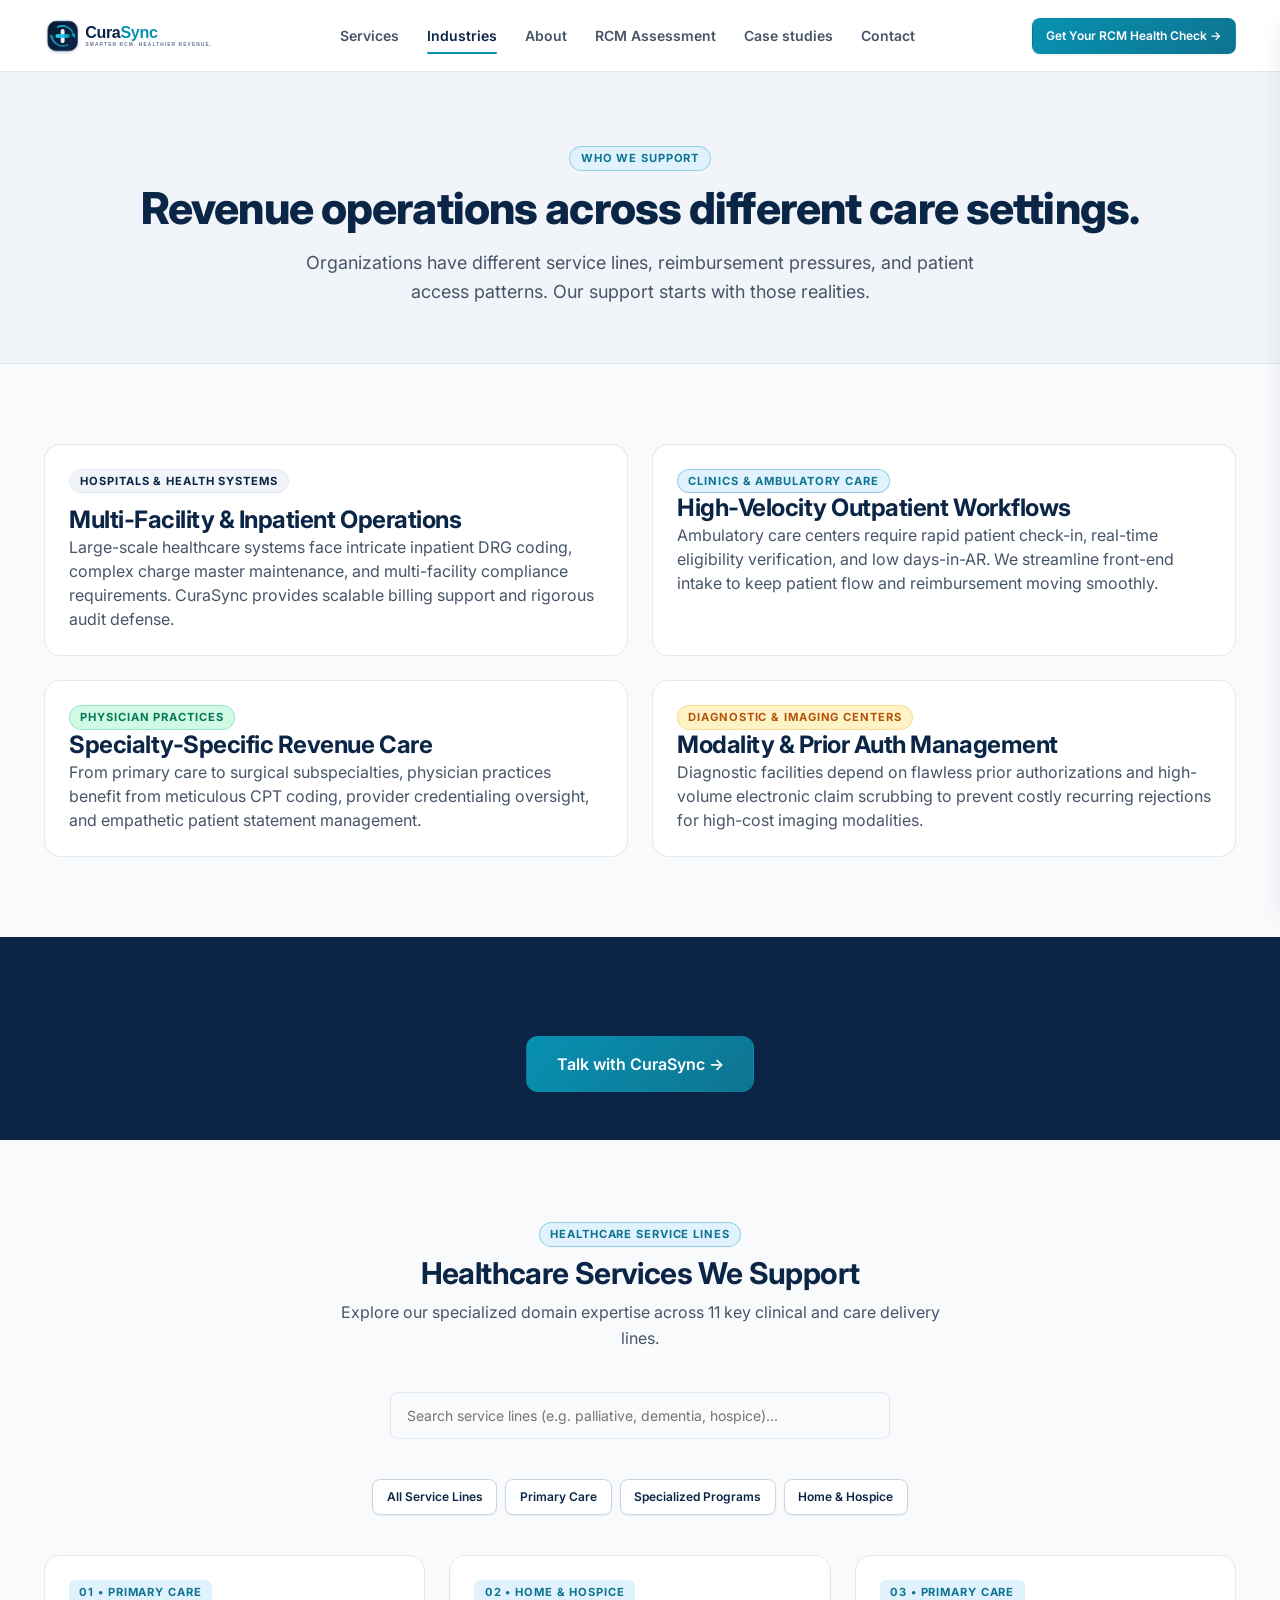
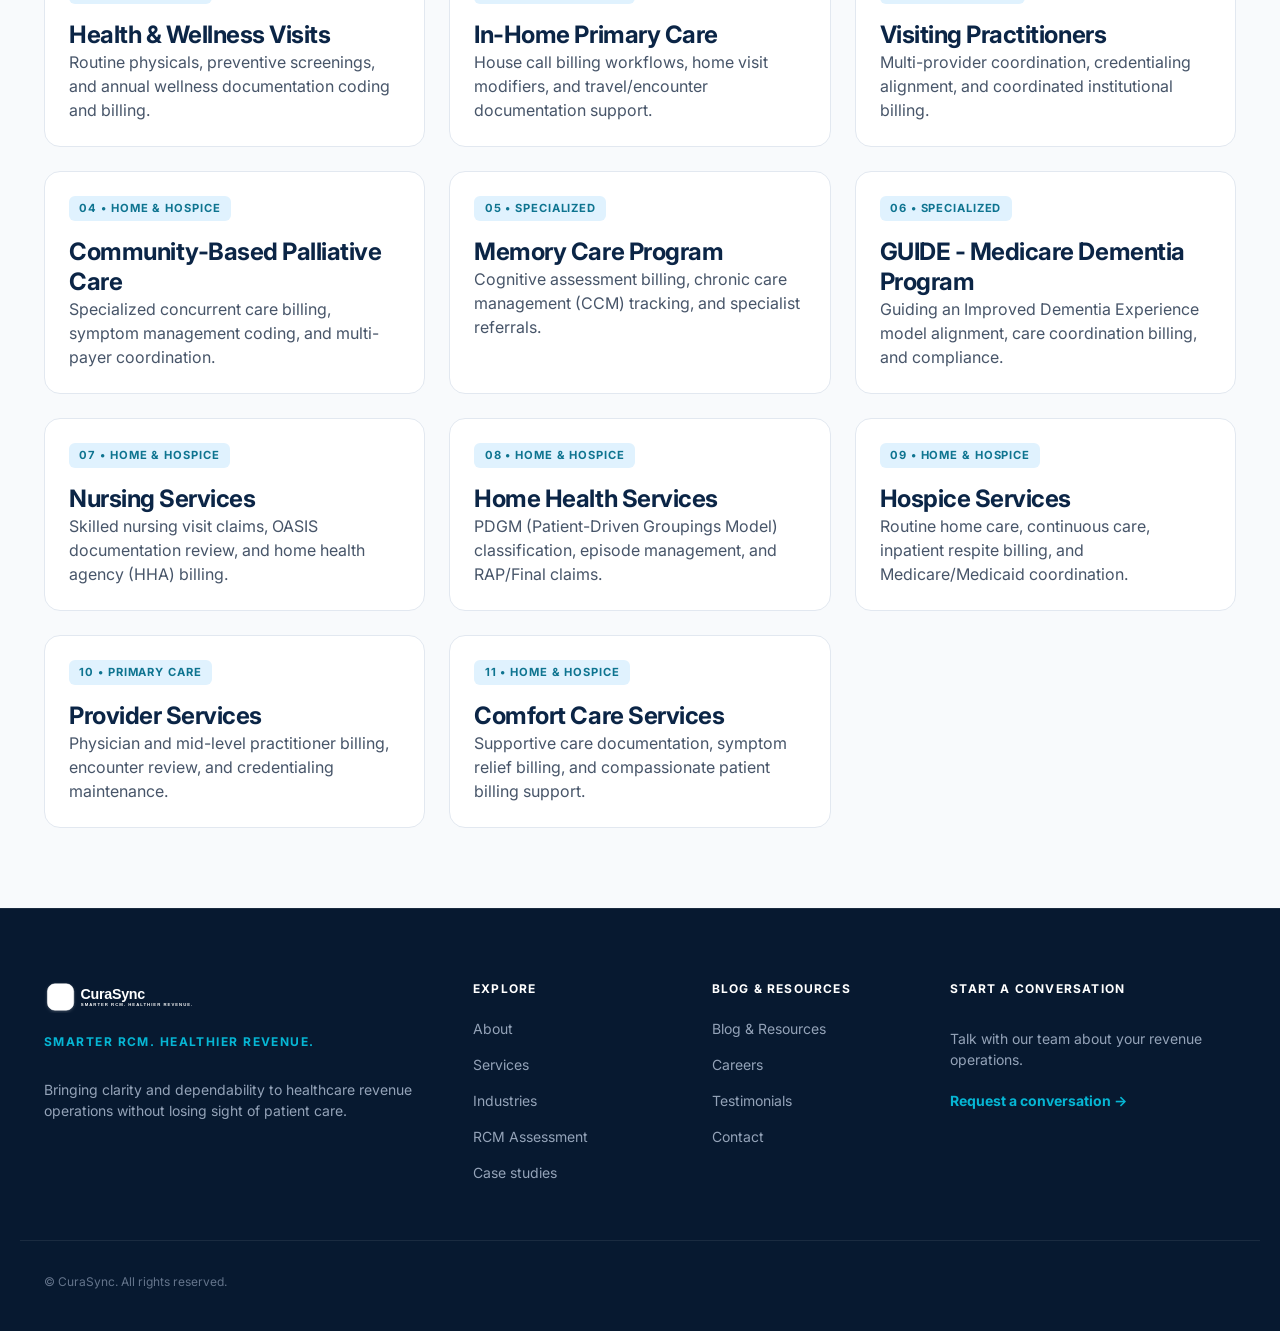
<file: industries.html>
<!DOCTYPE html>
<html lang="en">
<head>
  <meta charset="UTF-8">
  <meta name="viewport" content="width=device-width, initial-scale=1.0">
  <title>Industries & Healthcare Service Lines | CuraSync</title>
  <link rel="stylesheet" href="assets/css/styles.css">
  <link rel="icon" type="image/svg+xml" href="assets/images/favicon.svg">
  <link rel="preconnect" href="https://fonts.googleapis.com">
  <link rel="preconnect" href="https://fonts.gstatic.com" crossorigin>
  <link href="https://fonts.googleapis.com/css2?family=Inter:wght@400;500;600;700&display=swap" rel="stylesheet">
</head>
<body>

  <!-- ==========================================================================
       HEADER & NAVIGATION
       ========================================================================== -->
  <header class="site-header">
    <div class="container header-container">
      <a href="index.html" class="logo-link" aria-label="CuraSync Homepage">
        <img src="assets/images/logo.svg" alt="CuraSync" width="180">
      </a>

      <!-- Desktop Navigation -->
      <nav class="desktop-nav" aria-label="Main Navigation">
        <a href="services.html" class="nav-link">Services</a>
        <a href="industries.html" class="nav-link active">Industries</a>
        <a href="about.html" class="nav-link">About</a>
        <a href="health-check.html" class="nav-link">RCM Assessment</a>
        <a href="case-studies.html" class="nav-link">Case studies</a>
        <a href="contact.html" class="nav-link">Contact</a>
      </nav>

      <!-- Desktop CTA & Hamburger -->
      <div class="header-actions">
        <a href="health-check.html" class="btn btn-primary btn-sm">Get Your RCM Health Check →</a>
        <button class="mobile-nav-toggle" id="openDrawerBtn" aria-label="Open Navigation Menu">
          <span></span>
          <span></span>
          <span></span>
        </button>
      </div>
    </div>
  </header>

  <!-- Mobile Drawer & Backdrop -->
  <div class="drawer-backdrop" id="drawerBackdrop"></div>
  <div class="mobile-drawer" id="mobileDrawer" role="dialog" aria-modal="true" aria-label="Mobile Navigation">
    <div class="drawer-header">
      <img src="assets/images/logo.svg" alt="CuraSync" width="150">
      <button class="modal-close" id="closeDrawerBtn" aria-label="Close Navigation Menu">&times;</button>
    </div>
    <div class="drawer-body">
      <nav class="drawer-nav" aria-label="Mobile Navigation Links">
        <a href="services.html" class="drawer-link">Services</a>
        <a href="industries.html" class="drawer-link active">Industries</a>
        <a href="about.html" class="drawer-link">About</a>
        <a href="health-check.html" class="drawer-link">RCM Revenue Health Check</a>
        <a href="case-studies.html" class="drawer-link">Case studies</a>
        <a href="blog.html" class="drawer-link">Blog & Resources</a>
        <a href="testimonials.html" class="drawer-link">Testimonials</a>
        <a href="careers.html" class="drawer-link">Careers</a>
        <a href="contact.html" class="drawer-link">Contact</a>
      </nav>
      <div class="drawer-footer-cta">
        <a href="health-check.html" class="btn btn-primary btn-block">Get Your RCM Health Check →</a>
      </div>
    </div>
  </div>

  <main id="main-content">

    <!-- ==========================================================================
         PAGE HERO
         ========================================================================== -->
    <section class="page-hero bg-subtle">
      <div class="container text-center">
        <span class="badge badge-teal">WHO WE SUPPORT</span>
        <h1>Revenue operations across different care settings.</h1>
        <p class="page-hero-sub">Organizations have different service lines, reimbursement pressures, and patient access patterns. Our support starts with those realities.</p>
      </div>
    </section>

    <!-- ==========================================================================
         CARE SETTING DEEP-DIVE CARDS
         ========================================================================== -->
    <section class="section">
      <div class="container">
        <div class="grid-2-col">
          <div class="card card-hover">
            <div class="card-body">
              <span class="badge badge-navy">HOSPITALS & HEALTH SYSTEMS</span>
              <h3 style="margin-top: 0.75rem;">Multi-Facility & Inpatient Operations</h3>
              <p class="text-secondary">Large-scale healthcare systems face intricate inpatient DRG coding, complex charge master maintenance, and multi-facility compliance requirements. CuraSync provides scalable billing support and rigorous audit defense.</p>
            </div>
          </div>
          <div class="card card-hover">
            <div class="card-body">
              <span class="badge badge-teal">CLINICS & AMBULATORY CARE</span>
              <h3>High-Velocity Outpatient Workflows</h3>
              <p class="text-secondary">Ambulatory care centers require rapid patient check-in, real-time eligibility verification, and low days-in-AR. We streamline front-end intake to keep patient flow and reimbursement moving smoothly.</p>
            </div>
          </div>
          <div class="card card-hover">
            <div class="card-body">
              <span class="badge badge-emerald">PHYSICIAN PRACTICES</span>
              <h3>Specialty-Specific Revenue Care</h3>
              <p class="text-secondary">From primary care to surgical subspecialties, physician practices benefit from meticulous CPT coding, provider credentialing oversight, and empathetic patient statement management.</p>
            </div>
          </div>
          <div class="card card-hover">
            <div class="card-body">
              <span class="badge badge-amber">DIAGNOSTIC & IMAGING CENTERS</span>
              <h3>Modality & Prior Auth Management</h3>
              <p class="text-secondary">Diagnostic facilities depend on flawless prior authorizations and high-volume electronic claim scrubbing to prevent costly recurring rejections for high-cost imaging modalities.</p>
            </div>
          </div>
        </div>
      </div>
    </section>

    <!-- ==========================================================================
         MID-PAGE CTA BANNER
         ========================================================================== -->
    <section class="section bg-navy" style="padding: 3rem 0;">
      <div class="container text-center text-white">
        <h2 style="font-size: 1.75rem; margin-bottom: 1rem;">Your operation is specific. Your support should be.</h2>
        <a href="contact.html" class="btn btn-primary btn-lg">Talk with CuraSync →</a>
      </div>
    </section>

    <!-- ==========================================================================
         HEALTHCARE SERVICE LINES SECTION WITH SEARCH & FILTER
         ========================================================================== -->
    <section class="section">
      <div class="container">
        <div class="section-header text-center">
          <span class="badge badge-teal">HEALTHCARE SERVICE LINES</span>
          <h2>Healthcare Services We Support</h2>
          <p class="section-sub">Explore our specialized domain expertise across 11 key clinical and care delivery lines.</p>
        </div>

        <!-- Search and Filter Bar -->
        <div class="filter-controls-container" style="margin: 2.5rem 0; display: flex; flex-direction: column; gap: 1rem; align-items: center;">
          <div class="search-input-wrapper" style="width: 100%; max-width: 500px;">
            <input type="text" id="serviceSearchInput" class="form-control" placeholder="Search service lines (e.g. palliative, dementia, hospice)...">
          </div>
          
          <div class="category-filter-buttons" style="display: flex; gap: 0.5rem; flex-wrap: wrap; justify-content: center;">
            <button class="btn btn-sm btn-secondary active" data-category-filter="all">All Service Lines</button>
            <button class="btn btn-sm btn-secondary" data-category-filter="primary-care">Primary Care</button>
            <button class="btn btn-sm btn-secondary" data-category-filter="specialized">Specialized Programs</button>
            <button class="btn btn-sm btn-secondary" data-category-filter="home-hospice">Home & Hospice</button>
          </div>
        </div>

        <!-- Service Lines Cards Grid (11 Items) -->
        <div class="grid-3-col" id="serviceLinesContainer" style="margin-top: 2rem;">

          <div class="card service-line-card" data-category="primary-care">
            <div class="card-body">
              <span class="service-badge">01 • PRIMARY CARE</span>
              <h3>Health & Wellness Visits</h3>
              <p class="text-secondary">Routine physicals, preventive screenings, and annual wellness documentation coding and billing.</p>
            </div>
          </div>

          <div class="card service-line-card" data-category="home-hospice">
            <div class="card-body">
              <span class="service-badge">02 • HOME & HOSPICE</span>
              <h3>In-Home Primary Care</h3>
              <p class="text-secondary">House call billing workflows, home visit modifiers, and travel/encounter documentation support.</p>
            </div>
          </div>

          <div class="card service-line-card" data-category="primary-care">
            <div class="card-body">
              <span class="service-badge">03 • PRIMARY CARE</span>
              <h3>Visiting Practitioners</h3>
              <p class="text-secondary">Multi-provider coordination, credentialing alignment, and coordinated institutional billing.</p>
            </div>
          </div>

          <div class="card service-line-card" data-category="home-hospice">
            <div class="card-body">
              <span class="service-badge">04 • HOME & HOSPICE</span>
              <h3>Community-Based Palliative Care</h3>
              <p class="text-secondary">Specialized concurrent care billing, symptom management coding, and multi-payer coordination.</p>
            </div>
          </div>

          <div class="card service-line-card" data-category="specialized">
            <div class="card-body">
              <span class="service-badge">05 • SPECIALIZED</span>
              <h3>Memory Care Program</h3>
              <p class="text-secondary">Cognitive assessment billing, chronic care management (CCM) tracking, and specialist referrals.</p>
            </div>
          </div>

          <div class="card service-line-card" data-category="specialized">
            <div class="card-body">
              <span class="service-badge">06 • SPECIALIZED</span>
              <h3>GUIDE - Medicare Dementia Program</h3>
              <p class="text-secondary">Guiding an Improved Dementia Experience model alignment, care coordination billing, and compliance.</p>
            </div>
          </div>

          <div class="card service-line-card" data-category="home-hospice">
            <div class="card-body">
              <span class="service-badge">07 • HOME & HOSPICE</span>
              <h3>Nursing Services</h3>
              <p class="text-secondary">Skilled nursing visit claims, OASIS documentation review, and home health agency (HHA) billing.</p>
            </div>
          </div>

          <div class="card service-line-card" data-category="home-hospice">
            <div class="card-body">
              <span class="service-badge">08 • HOME & HOSPICE</span>
              <h3>Home Health Services</h3>
              <p class="text-secondary">PDGM (Patient-Driven Groupings Model) classification, episode management, and RAP/Final claims.</p>
            </div>
          </div>

          <div class="card service-line-card" data-category="home-hospice">
            <div class="card-body">
              <span class="service-badge">09 • HOME & HOSPICE</span>
              <h3>Hospice Services</h3>
              <p class="text-secondary">Routine home care, continuous care, inpatient respite billing, and Medicare/Medicaid coordination.</p>
            </div>
          </div>

          <div class="card service-line-card" data-category="primary-care">
            <div class="card-body">
              <span class="service-badge">10 • PRIMARY CARE</span>
              <h3>Provider Services</h3>
              <p class="text-secondary">Physician and mid-level practitioner billing, encounter review, and credentialing maintenance.</p>
            </div>
          </div>

          <div class="card service-line-card" data-category="home-hospice">
            <div class="card-body">
              <span class="service-badge">11 • HOME & HOSPICE</span>
              <h3>Comfort Care Services</h3>
              <p class="text-secondary">Supportive care documentation, symptom relief billing, and compassionate patient billing support.</p>
            </div>
          </div>

        </div>
      </div>
    </section>

  </main>

  <!-- ==========================================================================
       CORPORATE FOOTER
       ========================================================================== -->
  <footer class="site-footer">
    <div class="container footer-container">
      <div class="footer-brand-col">
        <img src="assets/images/logo.svg" alt="CuraSync" width="160" style="filter: brightness(0) invert(1);">
        <p class="footer-tagline">SMARTER RCM. HEALTHIER REVENUE.</p>
        <p class="text-light text-sm" style="margin-top: 1rem;">Bringing clarity and dependability to healthcare revenue operations without losing sight of patient care.</p>
      </div>

      <div class="footer-links-col">
        <h4>EXPLORE</h4>
        <ul>
          <li><a href="about.html">About</a></li>
          <li><a href="services.html">Services</a></li>
          <li><a href="industries.html">Industries</a></li>
          <li><a href="health-check.html">RCM Assessment</a></li>
          <li><a href="case-studies.html">Case studies</a></li>
        </ul>
      </div>

      <div class="footer-links-col">
        <h4>BLOG & RESOURCES</h4>
        <ul>
          <li><a href="blog.html">Blog & Resources</a></li>
          <li><a href="careers.html">Careers</a></li>
          <li><a href="testimonials.html">Testimonials</a></li>
          <li><a href="contact.html">Contact</a></li>
        </ul>
      </div>

      <div class="footer-cta-col">
        <h4>START A CONVERSATION</h4>
        <p class="text-light text-sm">Talk with our team about your revenue operations.</p>
        <a href="contact.html" class="footer-action-link">Request a conversation →</a>
      </div>
    </div>

    <div class="container footer-bottom">
      <p>© CuraSync. All rights reserved.</p>
      
    </div>
  </footer>

  <script src="assets/js/app.js"></script>
</body>
</html>
</file>
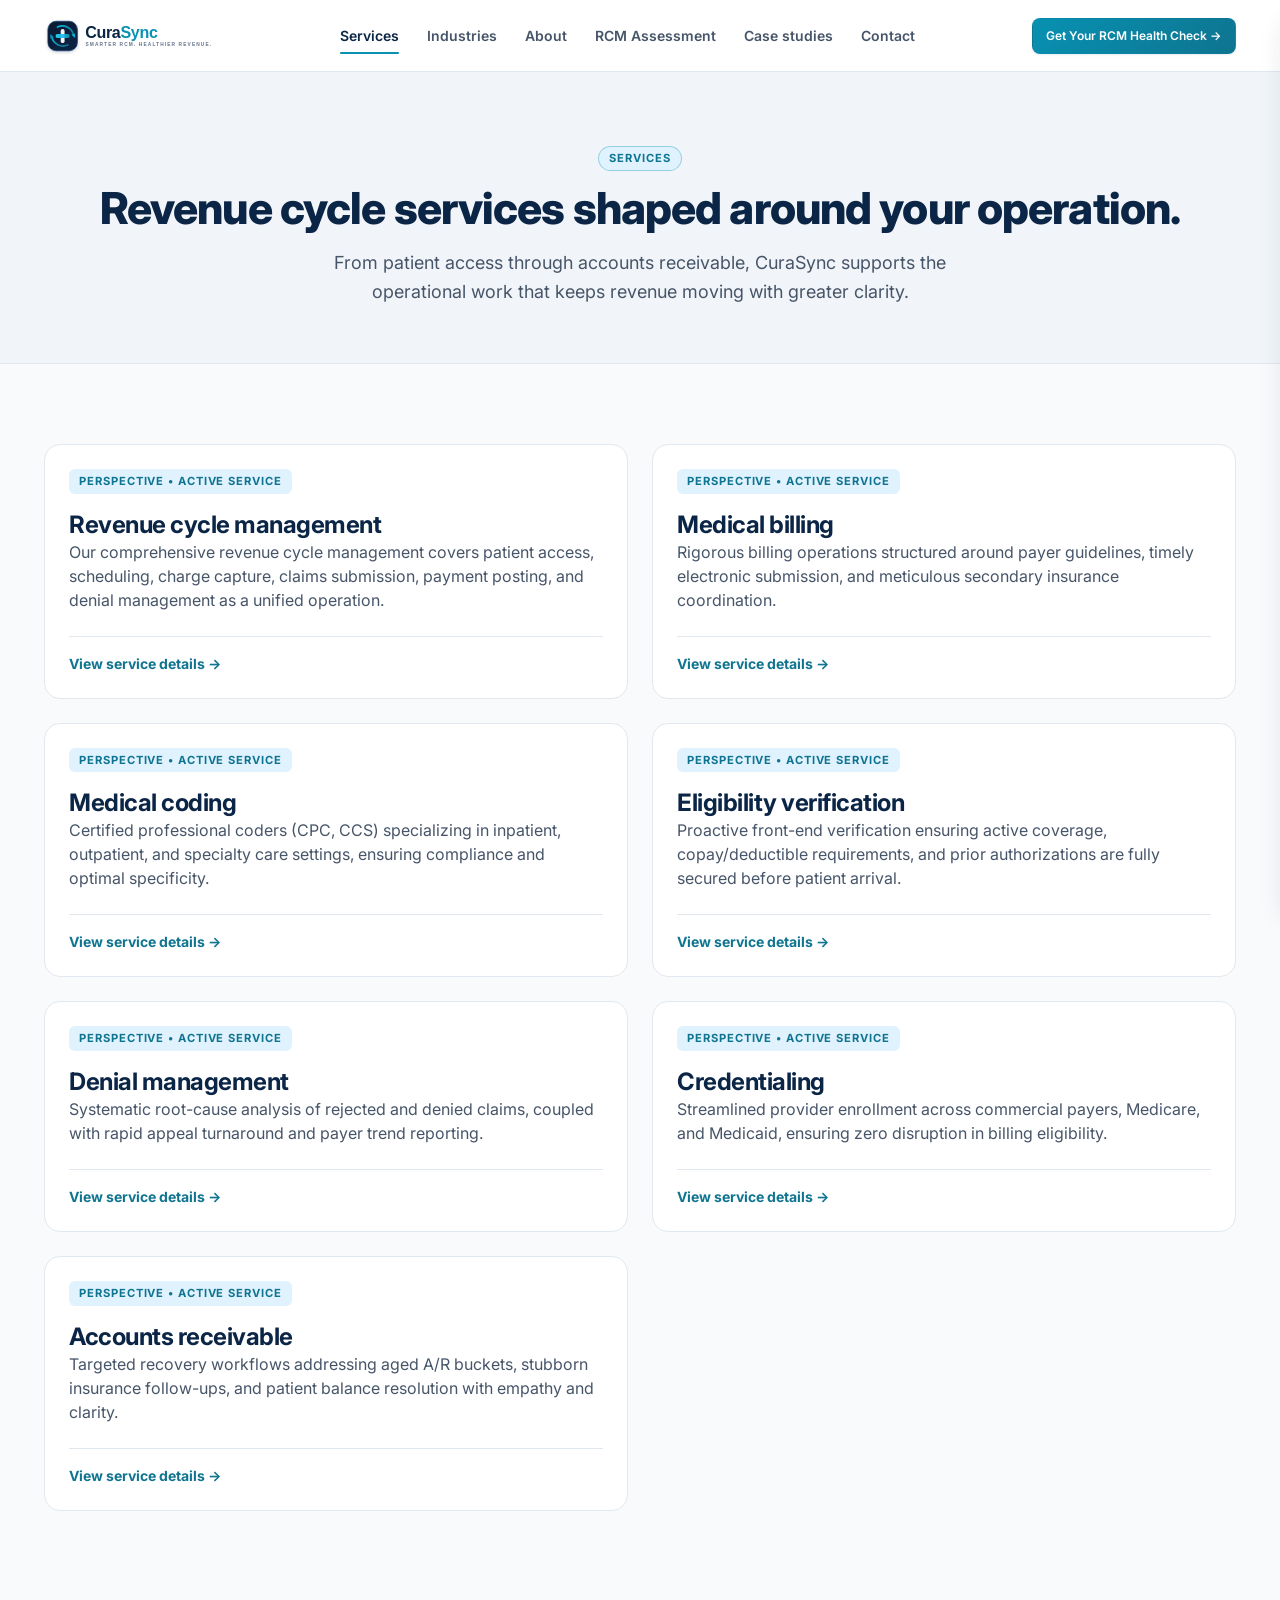
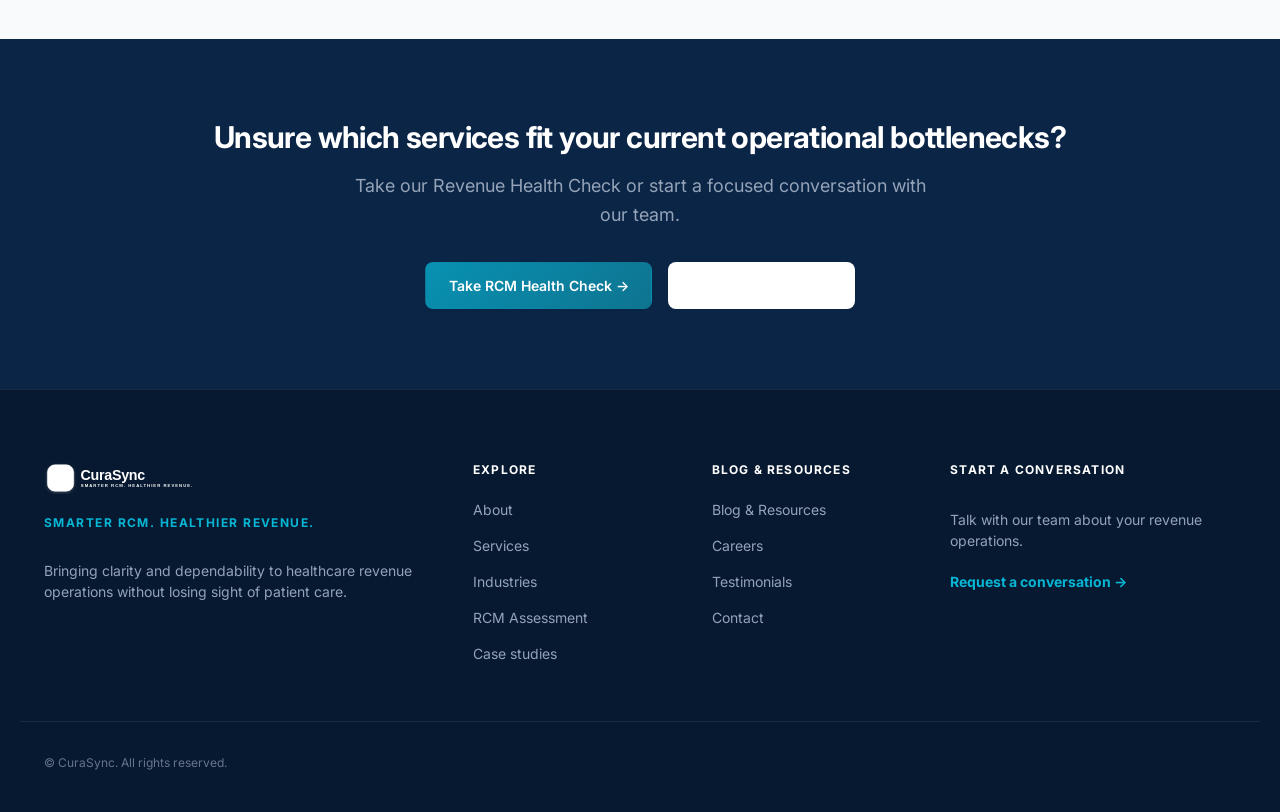
<file: services.html>
<!DOCTYPE html>
<html lang="en">
<head>
  <meta charset="UTF-8">
  <meta name="viewport" content="width=device-width, initial-scale=1.0">
  <title>Services | CuraSync Revenue Cycle Management</title>
  <link rel="stylesheet" href="assets/css/styles.css">
  <link rel="icon" type="image/svg+xml" href="assets/images/favicon.svg">
  <link rel="preconnect" href="https://fonts.googleapis.com">
  <link rel="preconnect" href="https://fonts.gstatic.com" crossorigin>
  <link href="https://fonts.googleapis.com/css2?family=Inter:wght@400;500;600;700&display=swap" rel="stylesheet">
</head>
<body>

  <!-- ==========================================================================
       HEADER & NAVIGATION
       ========================================================================== -->
  <header class="site-header">
    <div class="container header-container">
      <a href="index.html" class="logo-link" aria-label="CuraSync Homepage">
        <img src="assets/images/logo.svg" alt="CuraSync" width="180">
      </a>

      <!-- Desktop Navigation -->
      <nav class="desktop-nav" aria-label="Main Navigation">
        <a href="services.html" class="nav-link active">Services</a>
        <a href="industries.html" class="nav-link">Industries</a>
        <a href="about.html" class="nav-link">About</a>
        <a href="health-check.html" class="nav-link">RCM Assessment</a>
        <a href="case-studies.html" class="nav-link">Case studies</a>
        <a href="contact.html" class="nav-link">Contact</a>
      </nav>

      <!-- Desktop CTA & Hamburger -->
      <div class="header-actions">
        <a href="health-check.html" class="btn btn-primary btn-sm">Get Your RCM Health Check →</a>
        <button class="mobile-nav-toggle" id="openDrawerBtn" aria-label="Open Navigation Menu">
          <span></span>
          <span></span>
          <span></span>
        </button>
      </div>
    </div>
  </header>

  <!-- Mobile Drawer & Backdrop -->
  <div class="drawer-backdrop" id="drawerBackdrop"></div>
  <div class="mobile-drawer" id="mobileDrawer" role="dialog" aria-modal="true" aria-label="Mobile Navigation">
    <div class="drawer-header">
      <img src="assets/images/logo.svg" alt="CuraSync" width="150">
      <button class="modal-close" id="closeDrawerBtn" aria-label="Close Navigation Menu">&times;</button>
    </div>
    <div class="drawer-body">
      <nav class="drawer-nav" aria-label="Mobile Navigation Links">
        <a href="services.html" class="drawer-link active">Services</a>
        <a href="industries.html" class="drawer-link">Industries</a>
        <a href="about.html" class="drawer-link">About</a>
        <a href="health-check.html" class="drawer-link">RCM Revenue Health Check</a>
        <a href="case-studies.html" class="drawer-link">Case studies</a>
        <a href="blog.html" class="drawer-link">Blog & Resources</a>
        <a href="testimonials.html" class="drawer-link">Testimonials</a>
        <a href="careers.html" class="drawer-link">Careers</a>
        <a href="contact.html" class="drawer-link">Contact</a>
      </nav>
      <div class="drawer-footer-cta">
        <a href="health-check.html" class="btn btn-primary btn-block">Get Your RCM Health Check →</a>
      </div>
    </div>
  </div>

  <main id="main-content">

    <!-- ==========================================================================
         PAGE HERO
         ========================================================================== -->
    <section class="page-hero bg-subtle">
      <div class="container text-center">
        <span class="badge badge-teal">SERVICES</span>
        <h1>Revenue cycle services shaped around your operation.</h1>
        <p class="page-hero-sub">From patient access through accounts receivable, CuraSync supports the operational work that keeps revenue moving with greater clarity.</p>
      </div>
    </section>

    <!-- ==========================================================================
         7 SERVICE CARDS SECTION
         ========================================================================== -->
    <section class="section">
      <div class="container">
        <div class="grid-2-col">

          <!-- Service 1 -->
          <div class="card card-hover service-detail-card" data-service-id="rcm" role="button" tabindex="0">
            <div class="card-body">
              <span class="service-badge">PERSPECTIVE • ACTIVE SERVICE</span>
              <h3>Revenue cycle management</h3>
              <p class="text-secondary">Our comprehensive revenue cycle management covers patient access, scheduling, charge capture, claims submission, payment posting, and denial management as a unified operation.</p>
              <div class="service-card-footer">
                <span class="link-arrow">View service details →</span>
              </div>
            </div>
          </div>

          <!-- Service 2 -->
          <div class="card card-hover service-detail-card" data-service-id="billing" role="button" tabindex="0">
            <div class="card-body">
              <span class="service-badge">PERSPECTIVE • ACTIVE SERVICE</span>
              <h3>Medical billing</h3>
              <p class="text-secondary">Rigorous billing operations structured around payer guidelines, timely electronic submission, and meticulous secondary insurance coordination.</p>
              <div class="service-card-footer">
                <span class="link-arrow">View service details →</span>
              </div>
            </div>
          </div>

          <!-- Service 3 -->
          <div class="card card-hover service-detail-card" data-service-id="coding" role="button" tabindex="0">
            <div class="card-body">
              <span class="service-badge">PERSPECTIVE • ACTIVE SERVICE</span>
              <h3>Medical coding</h3>
              <p class="text-secondary">Certified professional coders (CPC, CCS) specializing in inpatient, outpatient, and specialty care settings, ensuring compliance and optimal specificity.</p>
              <div class="service-card-footer">
                <span class="link-arrow">View service details →</span>
              </div>
            </div>
          </div>

          <!-- Service 4 -->
          <div class="card card-hover service-detail-card" data-service-id="eligibility" role="button" tabindex="0">
            <div class="card-body">
              <span class="service-badge">PERSPECTIVE • ACTIVE SERVICE</span>
              <h3>Eligibility verification</h3>
              <p class="text-secondary">Proactive front-end verification ensuring active coverage, copay/deductible requirements, and prior authorizations are fully secured before patient arrival.</p>
              <div class="service-card-footer">
                <span class="link-arrow">View service details →</span>
              </div>
            </div>
          </div>

          <!-- Service 5 -->
          <div class="card card-hover service-detail-card" data-service-id="denial" role="button" tabindex="0">
            <div class="card-body">
              <span class="service-badge">PERSPECTIVE • ACTIVE SERVICE</span>
              <h3>Denial management</h3>
              <p class="text-secondary">Systematic root-cause analysis of rejected and denied claims, coupled with rapid appeal turnaround and payer trend reporting.</p>
              <div class="service-card-footer">
                <span class="link-arrow">View service details →</span>
              </div>
            </div>
          </div>

          <!-- Service 6 -->
          <div class="card card-hover service-detail-card" data-service-id="credentialing" role="button" tabindex="0">
            <div class="card-body">
              <span class="service-badge">PERSPECTIVE • ACTIVE SERVICE</span>
              <h3>Credentialing</h3>
              <p class="text-secondary">Streamlined provider enrollment across commercial payers, Medicare, and Medicaid, ensuring zero disruption in billing eligibility.</p>
              <div class="service-card-footer">
                <span class="link-arrow">View service details →</span>
              </div>
            </div>
          </div>

          <!-- Service 7 -->
          <div class="card card-hover service-detail-card" data-service-id="ar" role="button" tabindex="0">
            <div class="card-body">
              <span class="service-badge">PERSPECTIVE • ACTIVE SERVICE</span>
              <h3>Accounts receivable</h3>
              <p class="text-secondary">Targeted recovery workflows addressing aged A/R buckets, stubborn insurance follow-ups, and patient balance resolution with empathy and clarity.</p>
              <div class="service-card-footer">
                <span class="link-arrow">View service details →</span>
              </div>
            </div>
          </div>

        </div>
      </div>
    </section>

    <!-- ==========================================================================
         CTA BANNER
         ========================================================================== -->
    <section class="cta-banner-section bg-navy" style="margin-top: 3rem;">
      <div class="container text-center text-white">
        <h2>Unsure which services fit your current operational bottlenecks?</h2>
        <p class="cta-sub">Take our Revenue Health Check or start a focused conversation with our team.</p>
        <div style="display: flex; gap: 1rem; justify-content: center; margin-top: 1.5rem; flex-wrap: wrap;">
          <a href="health-check.html" class="btn btn-primary">Take RCM Health Check →</a>
          <a href="contact.html" class="btn btn-secondary text-white border-white">Start a conversation</a>
        </div>
      </div>
    </section>

  </main>

  <!-- ==========================================================================
       CORPORATE FOOTER
       ========================================================================== -->
  <footer class="site-footer">
    <div class="container footer-container">
      <div class="footer-brand-col">
        <img src="assets/images/logo.svg" alt="CuraSync" width="160" style="filter: brightness(0) invert(1);">
        <p class="footer-tagline">SMARTER RCM. HEALTHIER REVENUE.</p>
        <p class="text-light text-sm" style="margin-top: 1rem;">Bringing clarity and dependability to healthcare revenue operations without losing sight of patient care.</p>
      </div>

      <div class="footer-links-col">
        <h4>EXPLORE</h4>
        <ul>
          <li><a href="about.html">About</a></li>
          <li><a href="services.html">Services</a></li>
          <li><a href="industries.html">Industries</a></li>
          <li><a href="health-check.html">RCM Assessment</a></li>
          <li><a href="case-studies.html">Case studies</a></li>
        </ul>
      </div>

      <div class="footer-links-col">
        <h4>BLOG & RESOURCES</h4>
        <ul>
          <li><a href="blog.html">Blog & Resources</a></li>
          <li><a href="careers.html">Careers</a></li>
          <li><a href="testimonials.html">Testimonials</a></li>
          <li><a href="contact.html">Contact</a></li>
        </ul>
      </div>

      <div class="footer-cta-col">
        <h4>START A CONVERSATION</h4>
        <p class="text-light text-sm">Talk with our team about your revenue operations.</p>
        <a href="contact.html" class="footer-action-link">Request a conversation →</a>
      </div>
    </div>

    <div class="container footer-bottom">
      <p>© CuraSync. All rights reserved.</p>
      
    </div>
  </footer>

  <script src="assets/js/app.js"></script>
</body>
</html>
</file>
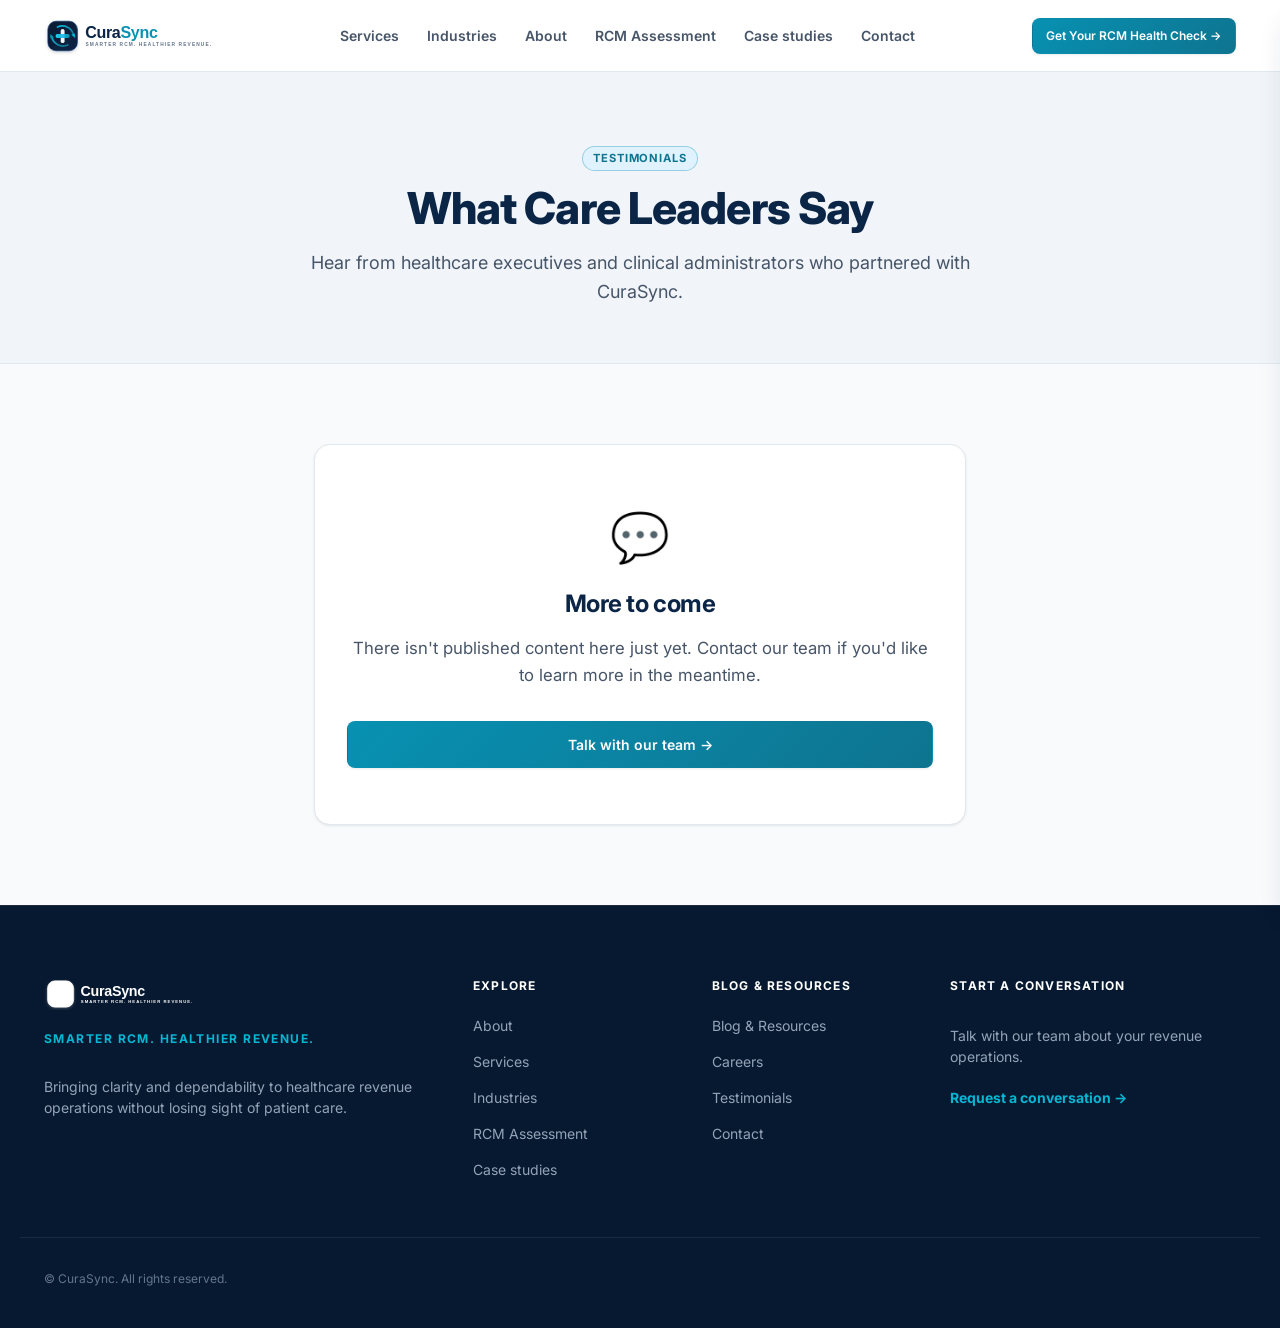
<file: testimonials.html>
<!DOCTYPE html>
<html lang="en">
<head>
  <meta charset="UTF-8">
  <meta name="viewport" content="width=device-width, initial-scale=1.0">
  <title>Testimonials | CuraSync</title>
  <link rel="stylesheet" href="assets/css/styles.css">
  <link rel="icon" type="image/svg+xml" href="assets/images/favicon.svg">
  <link rel="preconnect" href="https://fonts.googleapis.com">
  <link rel="preconnect" href="https://fonts.gstatic.com" crossorigin>
  <link href="https://fonts.googleapis.com/css2?family=Inter:wght@400;500;600;700&display=swap" rel="stylesheet">
</head>
<body>

  <header class="site-header">
    <div class="container header-container">
      <a href="index.html" class="logo-link" aria-label="CuraSync Homepage">
        <img src="assets/images/logo.svg" alt="CuraSync" width="180">
      </a>
      <nav class="desktop-nav" aria-label="Main Navigation">
        <a href="services.html" class="nav-link">Services</a>
        <a href="industries.html" class="nav-link">Industries</a>
        <a href="about.html" class="nav-link">About</a>
        <a href="health-check.html" class="nav-link">RCM Assessment</a>
        <a href="case-studies.html" class="nav-link">Case studies</a>
        <a href="contact.html" class="nav-link">Contact</a>
      </nav>
      <div class="header-actions">
        <a href="health-check.html" class="btn btn-primary btn-sm">Get Your RCM Health Check →</a>
        <button class="mobile-nav-toggle" id="openDrawerBtn" aria-label="Open Navigation Menu">
          <span></span><span></span><span></span>
        </button>
      </div>
    </div>
  </header>

  <div class="drawer-backdrop" id="drawerBackdrop"></div>
  <div class="mobile-drawer" id="mobileDrawer" role="dialog" aria-modal="true" aria-label="Mobile Navigation">
    <div class="drawer-header">
      <img src="assets/images/logo.svg" alt="CuraSync" width="150">
      <button class="modal-close" id="closeDrawerBtn" aria-label="Close Navigation Menu">&times;</button>
    </div>
    <div class="drawer-body">
      <nav class="drawer-nav" aria-label="Mobile Navigation Links">
        <a href="services.html" class="drawer-link">Services</a>
        <a href="industries.html" class="drawer-link">Industries</a>
        <a href="about.html" class="drawer-link">About</a>
        <a href="health-check.html" class="drawer-link">RCM Revenue Health Check</a>
        <a href="case-studies.html" class="drawer-link">Case studies</a>
        <a href="blog.html" class="drawer-link">Blog & Resources</a>
        <a href="testimonials.html" class="drawer-link active">Testimonials</a>
        <a href="careers.html" class="drawer-link">Careers</a>
        <a href="contact.html" class="drawer-link">Contact</a>
      </nav>
      <div class="drawer-footer-cta">
        <a href="health-check.html" class="btn btn-primary btn-block">Get Your RCM Health Check →</a>
      </div>
    </div>
  </div>

  <main id="main-content">
    <section class="page-hero bg-subtle">
      <div class="container text-center">
        <span class="badge badge-teal">TESTIMONIALS</span>
        <h1>What Care Leaders Say</h1>
        <p class="page-hero-sub">Hear from healthcare executives and clinical administrators who partnered with CuraSync.</p>
      </div>
    </section>

    <section class="section">
      <div class="container" style="max-width: 700px; text-align: center;">
        <div class="card shadow-sm" style="padding: 3.5rem 2rem; background: var(--bg-card);">
          <div style="font-size: 3rem; margin-bottom: 1rem; color: var(--color-teal);">💬</div>
          <h3 style="font-size: 1.5rem; color: var(--color-navy); margin-bottom: 1rem;">More to come</h3>
          <p class="text-secondary" style="font-size: 1.05rem; line-height: 1.6; margin-bottom: 2rem;">There isn't published content here just yet. Contact our team if you'd like to learn more in the meantime.</p>
          <a href="contact.html" class="btn btn-primary">Talk with our team →</a>
        </div>
      </div>
    </section>
  </main>

  <footer class="site-footer">
    <div class="container footer-container">
      <div class="footer-brand-col">
        <img src="assets/images/logo.svg" alt="CuraSync" width="160" style="filter: brightness(0) invert(1);">
        <p class="footer-tagline">SMARTER RCM. HEALTHIER REVENUE.</p>
        <p class="text-light text-sm" style="margin-top: 1rem;">Bringing clarity and dependability to healthcare revenue operations without losing sight of patient care.</p>
      </div>
      <div class="footer-links-col">
        <h4>EXPLORE</h4>
        <ul>
          <li><a href="about.html">About</a></li>
          <li><a href="services.html">Services</a></li>
          <li><a href="industries.html">Industries</a></li>
          <li><a href="health-check.html">RCM Assessment</a></li>
          <li><a href="case-studies.html">Case studies</a></li>
        </ul>
      </div>
      <div class="footer-links-col">
        <h4>BLOG & RESOURCES</h4>
        <ul>
          <li><a href="blog.html">Blog & Resources</a></li>
          <li><a href="careers.html">Careers</a></li>
          <li><a href="testimonials.html">Testimonials</a></li>
          <li><a href="contact.html">Contact</a></li>
        </ul>
      </div>
      <div class="footer-cta-col">
        <h4>START A CONVERSATION</h4>
        <p class="text-light text-sm">Talk with our team about your revenue operations.</p>
        <a href="contact.html" class="footer-action-link">Request a conversation →</a>
      </div>
    </div>
    <div class="container footer-bottom">
      <p>© CuraSync. All rights reserved.</p>
      
    </div>
  </footer>

  <script src="assets/js/app.js"></script>
</body>
</html>
</file>
<file: assets/css/styles.css>
/**
 * ==============================================================================
 * CURASYNC ENTERPRISE DESIGN SYSTEM
 * Smarter RCM. Healthier Revenue.
 * 
 * Version: 1.0.0
 * Architecture: Static Modern CSS (No preprocessor / No Node runtime required)
 * Team Apollo (UI/UX & Web Frontend) | Virtual AI Studio
 * ==============================================================================
 */

/* ==========================================================================
   1. ROOT DESIGN TOKENS & CSS CUSTOM PROPERTIES
   ========================================================================== */
:root {
  /* --- Primary Brand Colors --- */
  --color-navy: #0B2546;
  --color-navy-dark: #071930;
  --color-navy-light: #163E74;
  --color-navy-subtle: #1E293B;

  /* --- Surgical Teal & Cyan Accents --- */
  --color-teal: #0891B2;
  --color-teal-dark: #0E7490;
  --color-teal-light: #E0F2FE;
  --color-teal-subtle: #F0FDF4;
  --color-accent: #06B6D4;
  --color-accent-hover: #0891B2;
  --color-accent-glow: rgba(8, 145, 178, 0.25);

  /* --- Status & Semantic Feedback --- */
  --color-emerald: #10B981;
  --color-emerald-light: #D1FAE5;
  --color-emerald-dark: #047857;
  --color-rose: #F43F5E;
  --color-rose-light: #FFE4E6;
  --color-rose-dark: #BE123C;
  --color-amber: #F59E0B;
  --color-amber-light: #FEF3C7;
  --color-amber-dark: #B45309;

  /* --- Neutral & Surface Backgrounds --- */
  --bg-body: #F8FAFC;
  --bg-card: #FFFFFF;
  --bg-subtle: #F1F5F9;
  --bg-dark: #0B2546;
  --bg-dark-card: #0F2F57;
  --bg-dark-surface: #071930;
  --bg-obsidian: #030F21;
  --bg-obsidian-subtle: #05162E;
  --bg-card-glass: rgba(255, 255, 255, 0.92);
  --bg-card-glass-dark: rgba(7, 25, 48, 0.82);

  /* --- Surgical Accents, Borders & Luminous Glows --- */
  --color-cyan-glow: rgba(6, 182, 212, 0.18);
  --color-emerald-glow: rgba(16, 185, 129, 0.14);
  --border-surgical: rgba(14, 116, 144, 0.25);
  --border-surgical-glow: rgba(6, 182, 212, 0.45);
  --border-glass: rgba(255, 255, 255, 0.12);

  /* --- Premium Gradients --- */
  --grad-obsidian: linear-gradient(135deg, #030F21 0%, #071930 55%, #0B2546 100%);
  --grad-surgical: linear-gradient(135deg, #0E7490 0%, #06B6D4 100%);
  --grad-emerald-teal: linear-gradient(135deg, #047857 0%, #10B981 50%, #06B6D4 100%);

  /* --- Accessible High-Contrast Text Tokens (WCAG AA Compliant) --- */
  --color-teal-text: #0E7490;
  --color-rose-text: #BE123C;
  --color-emerald-text: #047857;
  --color-amber-text: #B45309;

  /* --- Typography Colors --- */
  --text-primary: #0F172A;
  --text-secondary: #475569;
  --text-muted: #64748B;
  --text-light: #94A3B8;
  --text-white: #FFFFFF;
  --text-teal: #0E7490;

  /* --- Crisp Border Colors --- */
  --border-subtle: #E2E8F0;
  --border-medium: #CBD5E1;
  --border-accent: #94A3B8;
  --border-teal: rgba(8, 145, 178, 0.35);
  --border-teal-focus: #0891B2;

  /* --- System Font Stack --- */
  --font-sans: 'Inter', -apple-system, BlinkMacSystemFont, 'Segoe UI', Roboto, Oxygen, Ubuntu, Cantarell, sans-serif;
  --font-mono: ui-monospace, SFMono-Regular, Menlo, Monaco, Consolas, monospace;

  /* --- Typographic Scale --- */
  --text-xs: 0.75rem;     /* 12px */
  --text-sm: 0.875rem;    /* 14px */
  --text-base: 1rem;      /* 16px */
  --text-lg: 1.125rem;    /* 18px */
  --text-xl: 1.25rem;     /* 20px */
  --text-2xl: 1.5rem;     /* 24px */
  --text-3xl: 1.875rem;   /* 30px */
  --text-4xl: 2.25rem;    /* 36px */
  --text-5xl: 3rem;       /* 48px */
  --text-display: clamp(2.5rem, 5vw, 3.75rem);

  /* --- Shadows & Elevation --- */
  --shadow-xs: 0 1px 2px 0 rgba(11, 37, 70, 0.05);
  --shadow-sm: 0 1px 3px 0 rgba(11, 37, 70, 0.08), 0 1px 2px -1px rgba(11, 37, 70, 0.05);
  --shadow-md: 0 4px 6px -1px rgba(11, 37, 70, 0.09), 0 2px 4px -2px rgba(11, 37, 70, 0.06);
  --shadow-lg: 0 10px 15px -3px rgba(11, 37, 70, 0.1), 0 4px 6px -4px rgba(11, 37, 70, 0.05);
  --shadow-xl: 0 20px 25px -5px rgba(11, 37, 70, 0.12), 0 8px 10px -6px rgba(11, 37, 70, 0.06);
  --shadow-teal-glow: 0 4px 14px rgba(8, 145, 178, 0.35);
  --shadow-teal-glow-lg: 0 8px 24px rgba(8, 145, 178, 0.45);

  /* --- Border Radius --- */
  --radius-xs: 4px;
  --radius-sm: 6px;
  --radius-md: 8px;
  --radius-lg: 12px;
  --radius-xl: 16px;
  --radius-2xl: 24px;
  --radius-full: 9999px;

  /* --- Layout & Spacing --- */
  --header-height: 72px;
  --container-max-width: 1240px;
  --container-narrow-width: 880px;

  /* --- Transitions --- */
  --transition-fast: 150ms cubic-bezier(0.4, 0, 0.2, 1);
  --transition-base: 250ms cubic-bezier(0.4, 0, 0.2, 1);
  --transition-smooth: 350ms cubic-bezier(0.16, 1, 0.3, 1);
}

/* ==========================================================================
   2. CSS RESET & GLOBAL NORMALIZE
   ========================================================================== */
*, *::before, *::after {
  box-sizing: border-box;
  margin: 0;
  padding: 0;
}

html {
  font-family: var(--font-sans);
  font-size: 16px;
  line-height: 1.5;
  -webkit-font-smoothing: antialiased;
  -moz-osx-font-smoothing: grayscale;
  text-rendering: optimizeLegibility;
  scroll-behavior: smooth;
  color: var(--text-primary);
  background-color: var(--bg-body);
}

body {
  min-height: 100vh;
  display: flex;
  flex-direction: column;
  overflow-x: hidden;
  background-color: var(--bg-body);
  color: var(--text-primary);
}

body.drawer-open,
body.modal-open {
  overflow: hidden;
}

img, svg, picture, video {
  display: block;
  max-width: 100%;
}

input, button, textarea, select {
  font: inherit;
  color: inherit;
}

a {
  color: inherit;
  text-decoration: none;
  transition: color var(--transition-fast);
}

button {
  cursor: pointer;
  border: none;
  background: none;
}

ul, ol {
  list-style: none;
}

/* ==========================================================================
   3. TYPOGRAPHY SYSTEM
   ========================================================================== */
h1, h2, h3, h4, h5, h6 {
  font-weight: 700;
  line-height: 1.25;
  color: var(--color-navy);
  letter-spacing: -0.02em;
}

.display-title {
  font-size: var(--text-display);
  font-weight: 800;
  line-height: 1.1;
  letter-spacing: -0.03em;
  color: var(--color-navy);
}

h1, .h1 {
  font-size: var(--text-4xl);
  font-weight: 800;
  line-height: 1.15;
}

h2, .h2 {
  font-size: var(--text-3xl);
}

h3, .h3 {
  font-size: var(--text-2xl);
}

h4, .h4 {
  font-size: var(--text-xl);
}

h5, .h5 {
  font-size: var(--text-lg);
}

h6, .h6 {
  font-size: var(--text-base);
  font-weight: 600;
}

.lead {
  font-size: var(--text-lg);
  line-height: 1.6;
  color: var(--text-secondary);
}

.body-text {
  font-size: var(--text-base);
  line-height: 1.6;
  color: var(--text-secondary);
}

.caption {
  font-size: var(--text-xs);
  color: var(--text-muted);
}

/* Numeric & Metric Tabular Display */
.metric-value,
.score-value,
.leakage-amount,
.benchmark-table td,
.tab-num,
.step-node,
.method-num,
.yield-metric-value,
.slider-value-badge,
.stage-metric,
.ops-stage-stat,
.efficiency-percentage {
  font-feature-settings: 'tnum' 1, 'cv05' 1;
  font-variant-numeric: tabular-nums;
}

/* Eyebrows */
.eyebrow {
  display: inline-flex;
  align-items: center;
  gap: 0.5rem;
  padding: 0.35rem 0.85rem;
  font-size: var(--text-xs);
  font-weight: 700;
  text-transform: uppercase;
  letter-spacing: 0.12em;
  color: var(--color-teal-dark);
  background-color: var(--color-teal-light);
  border: 1px solid var(--border-teal);
  border-radius: var(--radius-full);
  margin-bottom: 0.75rem;
  width: fit-content;
}

.eyebrow-navy {
  color: var(--color-navy);
  background-color: var(--bg-subtle);
  border-color: var(--border-medium);
}

.eyebrow-dot {
  width: 6px;
  height: 6px;
  border-radius: var(--radius-full);
  background-color: var(--color-teal);
  box-shadow: 0 0 6px var(--color-accent);
}

.section-title {
  font-size: var(--text-3xl);
  font-weight: 800;
  color: var(--color-navy);
  margin-bottom: 0.75rem;
}

.section-subtitle {
  font-size: var(--text-lg);
  color: var(--text-secondary);
  max-width: 680px;
  line-height: 1.6;
  margin-bottom: 2rem;
}

.highlight-text {
  color: var(--color-teal);
  position: relative;
  display: inline-block;
}

.gradient-text {
  background: linear-gradient(135deg, var(--color-navy) 20%, var(--color-teal) 85%);
  -webkit-background-clip: text;
  -webkit-text-fill-color: transparent;
  display: inline-block;
}

/* Badges & Status Indicators */
.badge {
  display: inline-flex;
  align-items: center;
  gap: 0.35rem;
  font-size: 0.7rem;
  font-weight: 700;
  letter-spacing: 0.08em;
  text-transform: uppercase;
  padding: 0.25rem 0.65rem;
  border-radius: var(--radius-full);
  width: fit-content;
  line-height: 1.3;
}

.badge-teal {
  background-color: var(--color-teal-light);
  color: var(--color-teal-dark);
  border: 1px solid var(--border-teal);
}

.badge-navy {
  background-color: var(--bg-subtle);
  color: var(--color-navy);
  border: 1px solid var(--border-subtle);
}

.badge-emerald {
  background-color: var(--color-emerald-light);
  color: var(--color-emerald-dark);
  border: 1px solid rgba(16, 185, 129, 0.3);
}

.badge-amber {
  background-color: var(--color-amber-light);
  color: var(--color-amber-dark);
  border: 1px solid rgba(245, 158, 11, 0.3);
}

/* Alerts */
.alert {
  padding: 1rem 1.25rem;
  border-radius: var(--radius-md);
  font-size: var(--text-sm);
  line-height: 1.5;
  font-weight: 500;
}

.alert-success {
  background-color: var(--color-emerald-light);
  color: var(--color-emerald-dark);
  border: 1px solid rgba(16, 185, 129, 0.3);
}

.alert-warning {
  background-color: var(--color-amber-light);
  color: var(--color-amber-dark);
  border: 1px solid rgba(245, 158, 11, 0.3);
}

/* ==========================================================================
   4. LAYOUT & GRID UTILITIES
   ========================================================================== */
.container {
  width: 100%;
  max-width: var(--container-max-width);
  margin-left: auto;
  margin-right: auto;
  padding-left: 1.5rem;
  padding-right: 1.5rem;
}

.container-narrow {
  width: 100%;
  max-width: var(--container-narrow-width);
  margin-left: auto;
  margin-right: auto;
  padding-left: 1.5rem;
  padding-right: 1.5rem;
}

.section {
  padding-top: 5rem;
  padding-bottom: 5rem;
}

.section-sm {
  padding-top: 3rem;
  padding-bottom: 3rem;
}

.section-lg {
  padding-top: 6.5rem;
  padding-bottom: 6.5rem;
}

.section-subtle {
  background-color: var(--bg-subtle);
  border-top: 1px solid var(--border-subtle);
  border-bottom: 1px solid var(--border-subtle);
}

.section-dark {
  background-color: var(--color-navy);
  color: var(--text-white);
}

.section-dark h1,
.section-dark h2,
.section-dark h3,
.section-dark h4,
.section-dark .section-title {
  color: var(--text-white);
}

.section-dark .section-subtitle,
.section-dark .lead,
.section-dark .body-text {
  color: var(--text-light);
}

/* Flexbox Utilities */
.flex { display: flex; }
.inline-flex { display: inline-flex; }
.flex-col { flex-direction: column; }
.flex-wrap { flex-wrap: wrap; }
.items-center { align-items: center; }
.items-start { align-items: flex-start; }
.items-end { align-items: flex-end; }
.items-stretch { align-items: stretch; }
.justify-between { justify-content: space-between; }
.justify-center { justify-content: center; }
.justify-start { justify-content: flex-start; }
.justify-end { justify-content: flex-end; }
.flex-between { display: flex; align-items: center; justify-content: space-between; }
.flex-1 { flex: 1 1 0%; }
.flex-auto { flex: 1 1 auto; }

/* Grid Utilities */
.grid {
  display: grid;
  gap: 1.5rem;
}

.grid-2,
.grid-2-col {
  display: grid;
  grid-template-columns: repeat(2, minmax(0, 1fr));
  gap: 1.5rem;
}

.grid-3,
.grid-3-col {
  display: grid;
  grid-template-columns: repeat(3, minmax(0, 1fr));
  gap: 1.5rem;
}

.grid-4 {
  display: grid;
  grid-template-columns: repeat(4, minmax(0, 1fr));
  gap: 1.5rem;
}

.grid-sidebar {
  grid-template-columns: 280px 1fr;
}

/* Spacing Helpers */
.gap-1 { gap: 0.25rem; }
.gap-2 { gap: 0.5rem; }
.gap-3 { gap: 0.75rem; }
.gap-4 { gap: 1rem; }
.gap-6 { gap: 1.5rem; }
.gap-8 { gap: 2rem; }
.gap-12 { gap: 3rem; }

.text-center { text-align: center; }
.text-left { text-align: left; }
.text-right { text-align: right; }
.mx-auto { margin-left: auto; margin-right: auto; }

/* Color & Background Utilities */
.bg-navy { background-color: var(--color-navy) !important; }
.bg-teal { background-color: var(--color-teal) !important; }
.bg-emerald { background-color: var(--color-emerald) !important; }
.bg-subtle { background-color: var(--bg-subtle) !important; }

.text-white { color: var(--text-white) !important; }
.text-teal { color: var(--color-teal) !important; }
.text-secondary { color: var(--text-secondary) !important; }
.text-muted { color: var(--text-muted) !important; }
.text-light { color: var(--text-light) !important; }
.text-success { color: var(--color-emerald) !important; }
.text-amber { color: var(--color-amber) !important; }
.text-rose { color: var(--color-rose) !important; }
.text-sm { font-size: var(--text-sm) !important; }
.text-xs { font-size: var(--text-xs) !important; }
.font-semibold { font-weight: 600 !important; }

/* Border Utilities */
.border-teal { border-color: var(--border-teal) !important; }
.border-white { border-color: rgba(255, 255, 255, 0.4) !important; }

/* Visibility */
.hidden { display: none !important; }

@media (max-width: 768px) {
  .hidden-mobile { display: none !important; }
}

@media (min-width: 769px) {
  .hidden-desktop { display: none !important; }
}

/* ==========================================================================
   5. BUTTONS & INTERACTIVE ELEMENTS
   ========================================================================== */
.btn {
  display: inline-flex;
  align-items: center;
  justify-content: center;
  gap: 0.5rem;
  font-weight: 600;
  font-size: var(--text-sm);
  padding: 0.75rem 1.4rem;
  border-radius: var(--radius-md);
  border: 1px solid transparent;
  text-align: center;
  white-space: nowrap;
  user-select: none;
  transition: all var(--transition-base);
  text-decoration: none;
}

.btn:focus-visible {
  outline: 2px solid var(--color-teal);
  outline-offset: 2px;
}

/* Primary Teal CTA */
.btn-primary {
  background: linear-gradient(135deg, var(--color-teal) 0%, var(--color-teal-dark) 100%);
  color: var(--text-white);
  border-color: transparent;
  box-shadow: var(--shadow-sm);
}

.btn-primary:hover {
  background: linear-gradient(135deg, var(--color-accent) 0%, var(--color-teal) 100%);
  color: var(--text-white);
  transform: translateY(-1px);
  box-shadow: var(--shadow-teal-glow);
}

.btn-primary:active {
  transform: translateY(0);
}

/* Secondary White Card Button */
.btn-secondary {
  background-color: var(--bg-card);
  color: var(--color-navy);
  border-color: var(--border-medium);
  box-shadow: var(--shadow-xs);
}

.btn-secondary:hover {
  background-color: var(--bg-subtle);
  border-color: var(--border-accent);
  color: var(--color-navy-dark);
  box-shadow: var(--shadow-sm);
  transform: translateY(-1px);
}

/* Outline Teal */
.btn-outline {
  background-color: transparent;
  color: var(--color-teal-dark);
  border-color: var(--color-teal);
}

.btn-outline:hover {
  background-color: var(--color-teal-light);
  color: var(--color-teal-dark);
  border-color: var(--color-teal-dark);
}

/* Dark Navy */
.btn-dark {
  background-color: var(--color-navy);
  color: var(--text-white);
}

.btn-dark:hover {
  background-color: var(--color-navy-dark);
  color: var(--text-white);
  box-shadow: var(--shadow-md);
  transform: translateY(-1px);
}

/* Button Sizing */
.btn-sm {
  font-size: var(--text-xs);
  padding: 0.5rem 0.85rem;
}

.btn-lg {
  font-size: var(--text-base);
  padding: 0.95rem 1.85rem;
  border-radius: var(--radius-lg);
}

.btn-block {
  display: flex;
  width: 100%;
}

.btn-icon {
  padding: 0.6rem;
  border-radius: var(--radius-md);
}

/* ==========================================================================
   6. HEADER & DESKTOP NAVBAR
   ========================================================================== */
.site-header {
  position: sticky;
  top: 0;
  left: 0;
  right: 0;
  z-index: 900;
  height: var(--header-height);
  background-color: rgba(255, 255, 255, 0.96);
  backdrop-filter: blur(10px);
  -webkit-backdrop-filter: blur(10px);
  border-bottom: 1px solid var(--border-subtle);
  transition: all var(--transition-base);
  display: flex;
  align-items: center;
}

.site-header.scrolled {
  box-shadow: var(--shadow-sm);
  background-color: rgba(255, 255, 255, 0.98);
}

.navbar {
  height: 100%;
  width: 100%;
}

.header-container,
.navbar-container {
  display: flex;
  align-items: center;
  justify-content: space-between;
  height: 100%;
  width: 100%;
}

.logo-link,
.navbar-brand {
  display: flex;
  align-items: center;
  gap: 0.75rem;
  text-decoration: none;
  flex-shrink: 0;
}

.logo-link img,
.navbar-logo {
  height: 42px;
  width: auto;
  max-width: 180px;
}

.desktop-nav,
.navbar-nav {
  display: flex;
  align-items: center;
  gap: 1.75rem;
}

.nav-link {
  font-size: var(--text-sm);
  font-weight: 600;
  color: var(--text-secondary);
  padding: 0.5rem 0;
  position: relative;
  transition: color var(--transition-fast);
  text-decoration: none;
}

.nav-link:hover {
  color: var(--color-teal);
}

.nav-link.active {
  color: var(--color-navy);
}

.nav-link.active::after {
  content: '';
  position: absolute;
  bottom: 0;
  left: 0;
  width: 100%;
  height: 2px;
  background-color: var(--color-teal);
  border-radius: var(--radius-full);
}

.header-actions,
.navbar-actions {
  display: flex;
  align-items: center;
  gap: 1rem;
  flex-shrink: 0;
}

/* Mobile Hamburger Toggle */
.mobile-nav-toggle,
.navbar-toggle {
  display: none;
  flex-direction: column;
  justify-content: center;
  align-items: center;
  width: 44px;
  height: 44px;
  padding: 0;
  background-color: var(--bg-subtle);
  border: 1px solid var(--border-subtle);
  border-radius: var(--radius-md);
  color: var(--color-navy);
  cursor: pointer;
  transition: all var(--transition-fast);
}

.mobile-nav-toggle:hover,
.navbar-toggle:hover {
  background-color: var(--border-subtle);
}

.mobile-nav-toggle span,
.hamburger-line {
  display: block;
  width: 22px;
  height: 2px;
  background-color: var(--color-navy);
  border-radius: 1px;
  transition: all var(--transition-fast);
  margin: 2.5px 0;
}

/* ==========================================================================
   7. MOBILE DRAWER NAVIGATION
   ========================================================================== */
.drawer-backdrop {
  position: fixed;
  inset: 0;
  background-color: rgba(7, 25, 48, 0.55);
  backdrop-filter: blur(4px);
  -webkit-backdrop-filter: blur(4px);
  z-index: 990;
  opacity: 0;
  visibility: hidden;
  transition: opacity var(--transition-smooth), visibility var(--transition-smooth);
}

.drawer-backdrop.active {
  opacity: 1;
  visibility: visible;
}

.mobile-drawer {
  position: fixed;
  top: 0;
  right: 0;
  bottom: 0;
  width: 320px;
  max-width: 85vw;
  background-color: var(--bg-card);
  z-index: 1000;
  display: flex;
  flex-direction: column;
  box-shadow: var(--shadow-xl);
  transform: translateX(100%);
  transition: transform var(--transition-smooth);
}

.mobile-drawer.active {
  transform: translateX(0);
}

.drawer-header {
  display: flex;
  align-items: center;
  justify-content: space-between;
  padding: 1.25rem 1.5rem;
  border-bottom: 1px solid var(--border-subtle);
}

.drawer-logo {
  height: 34px;
  width: auto;
}

.modal-close,
.drawer-close {
  display: flex;
  align-items: center;
  justify-content: center;
  width: 36px;
  height: 36px;
  border-radius: var(--radius-md);
  background-color: var(--bg-subtle);
  color: var(--text-secondary);
  font-size: 1.5rem;
  line-height: 1;
  border: none;
  cursor: pointer;
  transition: all var(--transition-fast);
}

.modal-close:hover,
.drawer-close:hover {
  background-color: var(--border-subtle);
  color: var(--color-navy);
}

.drawer-body {
  display: flex;
  flex-direction: column;
  flex: 1;
  overflow-y: auto;
  justify-content: space-between;
}

.drawer-nav {
  display: flex;
  flex-direction: column;
  padding: 1.5rem;
  gap: 0.35rem;
  flex: 1;
  overflow-y: auto;
}

.drawer-link,
.drawer-nav-link {
  display: flex;
  align-items: center;
  justify-content: space-between;
  padding: 0.85rem 1rem;
  border-radius: var(--radius-md);
  font-weight: 600;
  font-size: var(--text-base);
  color: var(--color-navy);
  text-decoration: none;
  transition: all var(--transition-fast);
}

.drawer-link:hover,
.drawer-link.active,
.drawer-nav-link:hover,
.drawer-nav-link.active {
  background-color: var(--color-teal-light);
  color: var(--color-teal-dark);
}

.drawer-footer-cta,
.drawer-cta {
  padding: 1.5rem;
  border-top: 1px solid var(--border-subtle);
  display: flex;
  flex-direction: column;
  gap: 0.75rem;
  background-color: var(--bg-subtle);
}

/* ==========================================================================
   8. HERO SECTION & MARKETING HIGHLIGHTS
   ========================================================================== */
.hero-section,
.hero {
  position: relative;
  padding-top: 5rem;
  padding-bottom: 5.5rem;
  overflow: hidden;
  background: radial-gradient(circle at 85% 18%, rgba(6, 182, 212, 0.12) 0%, transparent 45%),
              radial-gradient(circle at 12% 82%, rgba(11, 37, 70, 0.05) 0%, transparent 40%),
              var(--bg-body);
  border-bottom: 1px solid var(--border-subtle);
}

.hero-container,
.hero-grid {
  display: grid;
  grid-template-columns: 1.15fr 0.85fr;
  align-items: center;
  gap: 3.5rem;
}

.hero-content {
  display: flex;
  flex-direction: column;
}

.hero-content h1,
.hero-title {
  font-size: clamp(2.25rem, 4.5vw, 3.5rem);
  font-weight: 800;
  color: var(--color-navy);
  line-height: 1.15;
  margin-bottom: 1.25rem;
  letter-spacing: -0.025em;
}

.eyebrow-badge {
  display: inline-flex;
  align-items: center;
  gap: 0.6rem;
  padding: 0.35rem 0.9rem;
  font-size: var(--text-xs);
  font-weight: 700;
  text-transform: uppercase;
  letter-spacing: 0.1em;
  color: var(--color-teal-dark);
  background-color: var(--color-teal-light);
  border: 1px solid var(--border-teal);
  border-radius: var(--radius-full);
  width: fit-content;
  margin-bottom: 1.25rem;
}

.pulse-dot {
  display: inline-block;
  width: 8px;
  height: 8px;
  border-radius: var(--radius-full);
  background-color: var(--color-teal);
  box-shadow: 0 0 0 0 rgba(8, 145, 178, 0.7);
  animation: pulseDot 2s infinite cubic-bezier(0.4, 0, 0.6, 1);
  flex-shrink: 0;
}

@keyframes pulseDot {
  0% {
    transform: scale(0.95);
    box-shadow: 0 0 0 0 rgba(8, 145, 178, 0.7);
  }
  70% {
    transform: scale(1);
    box-shadow: 0 0 0 8px rgba(8, 145, 178, 0);
  }
  100% {
    transform: scale(0.95);
    box-shadow: 0 0 0 0 rgba(8, 145, 178, 0);
  }
}

.hero-subtitle,
.hero-description {
  font-size: var(--text-lg);
  line-height: 1.6;
  color: var(--text-secondary);
  margin-bottom: 2rem;
  max-width: 580px;
}

.hero-cta-group,
.hero-actions {
  display: flex;
  align-items: center;
  gap: 1rem;
  flex-wrap: wrap;
  margin-bottom: 2.25rem;
}

.trust-badges {
  display: flex;
  align-items: center;
  gap: 1.5rem;
  padding-top: 1.5rem;
  border-top: 1px solid var(--border-subtle);
  flex-wrap: wrap;
}

.trust-badge-item {
  display: flex;
  align-items: center;
  gap: 0.5rem;
  font-size: var(--text-xs);
  font-weight: 600;
  color: var(--text-muted);
}

.trust-badge-icon {
  width: 18px;
  height: 18px;
  color: var(--color-teal);
}

.hero-visual {
  position: relative;
  width: 100%;
}

.metric-display-grid {
  display: grid;
  grid-template-columns: repeat(2, 1fr);
  gap: 1rem;
  margin-bottom: 1.5rem;
}

.metric-card {
  background-color: var(--bg-subtle);
  border: 1px solid var(--border-subtle);
  border-radius: var(--radius-lg);
  padding: 1.15rem;
  display: flex;
  flex-direction: column;
  gap: 0.35rem;
}

.metric-label {
  font-size: var(--text-xs);
  font-weight: 600;
  color: var(--text-muted);
  text-transform: uppercase;
  letter-spacing: 0.06em;
}

.metric-value {
  font-size: var(--text-2xl);
  font-weight: 800;
  color: var(--color-navy);
  line-height: 1.2;
}

.metric-trend {
  font-size: var(--text-xs);
  font-weight: 600;
  display: inline-flex;
  align-items: center;
  gap: 0.25rem;
}

.activity-stream {
  display: flex;
  flex-direction: column;
  gap: 0.85rem;
  padding-top: 1.25rem;
  border-top: 1px solid var(--border-subtle);
}

.activity-item {
  display: flex;
  align-items: flex-start;
  gap: 0.75rem;
  font-size: var(--text-xs);
}

.activity-dot {
  width: 8px;
  height: 8px;
  border-radius: var(--radius-full);
  margin-top: 5px;
  flex-shrink: 0;
}

.activity-text {
  display: flex;
  flex-direction: column;
  gap: 0.15rem;
  line-height: 1.4;
}

.activity-text strong {
  color: var(--color-navy);
  font-weight: 600;
}

/* Care Settings Social Proof Strip */
.social-proof-strip {
  padding: 1.75rem 0;
  background-color: var(--bg-card);
  border-bottom: 1px solid var(--border-subtle);
}

.social-proof-strip .container {
  display: flex;
  align-items: center;
  justify-content: space-between;
  gap: 1.5rem;
  flex-wrap: wrap;
}

.proof-label {
  font-size: var(--text-sm);
  font-weight: 600;
  color: var(--text-secondary);
  margin: 0;
}

.proof-chips {
  display: flex;
  align-items: center;
  gap: 0.6rem;
  flex-wrap: wrap;
}

.proof-chip {
  display: inline-flex;
  align-items: center;
  padding: 0.45rem 1rem;
  font-size: var(--text-xs);
  font-weight: 600;
  color: var(--color-navy);
  background-color: var(--bg-subtle);
  border: 1px solid var(--border-subtle);
  border-radius: var(--radius-full);
  text-decoration: none;
  transition: all var(--transition-fast);
}

.proof-chip:hover,
.proof-chip.active {
  background-color: var(--color-teal-light);
  border-color: var(--color-teal);
  color: var(--color-teal-dark);
  transform: translateY(-1px);
}

/* ==========================================================================
   9. OPERATIONS VISUALIZER WIDGET
   ========================================================================== */
.ops-visualizer-card,
.ops-visualizer {
  background-color: var(--bg-card);
  border: 1px solid var(--border-subtle);
  border-radius: var(--radius-xl);
  box-shadow: var(--shadow-lg);
  overflow: hidden;
  transition: box-shadow var(--transition-base);
  margin-top: 2.5rem;
}

.ops-visualizer-card:hover,
.ops-visualizer:hover {
  box-shadow: var(--shadow-xl);
}

.ops-visualizer-header {
  padding: 1.5rem 1.75rem;
  background-color: var(--color-navy);
  color: var(--text-white);
  display: flex;
  align-items: center;
  justify-content: space-between;
  border-bottom: 1px solid rgba(255, 255, 255, 0.1);
}

.ops-visualizer-title {
  font-size: var(--text-lg);
  font-weight: 700;
  color: var(--text-white);
  display: flex;
  align-items: center;
  gap: 0.5rem;
}

.ops-status-badge {
  display: inline-flex;
  align-items: center;
  gap: 0.35rem;
  font-size: var(--text-xs);
  font-weight: 600;
  padding: 0.2rem 0.6rem;
  border-radius: var(--radius-full);
  background-color: rgba(16, 185, 129, 0.18);
  color: #34D399;
  border: 1px solid rgba(16, 185, 129, 0.3);
}

.ops-tabs {
  display: flex;
  background-color: var(--bg-subtle);
  border-bottom: 1px solid var(--border-subtle);
}

.ops-tab {
  flex: 1;
  display: flex;
  align-items: center;
  gap: 1rem;
  padding: 1.25rem 1.5rem;
  background: transparent;
  border: none;
  border-bottom: 3px solid transparent;
  text-align: left;
  cursor: pointer;
  transition: all var(--transition-fast);
}

.ops-tab:hover {
  background-color: rgba(255, 255, 255, 0.7);
}

.ops-tab.active {
  background-color: var(--bg-card);
  border-bottom-color: var(--color-teal);
  box-shadow: var(--shadow-sm);
}

.tab-num {
  font-size: var(--text-lg);
  font-weight: 800;
  color: var(--color-teal);
  font-family: var(--font-mono);
  line-height: 1;
  flex-shrink: 0;
}

.ops-tab strong {
  display: block;
  font-size: var(--text-sm);
  font-weight: 700;
  color: var(--color-navy);
}

.ops-tab span {
  display: block;
  font-size: var(--text-xs);
  color: var(--text-muted);
  margin-top: 0.15rem;
}

.ops-panels {
  padding: 1.75rem;
}

.ops-panel {
  display: none;
  animation: fadeIn 0.3s ease-out forwards;
}

.ops-panel.active {
  display: block;
}

/* Operations Chart Area & Vertical Bars */
.ops-chart-area {
  padding: 2.5rem;
  background: var(--bg-card);
}

.chart-header-row {
  display: flex;
  align-items: center;
  justify-content: space-between;
  margin-bottom: 2rem;
}

.chart-header-row h4 {
  font-size: var(--text-lg);
  font-weight: 700;
  color: var(--color-navy);
}

.ops-chart-container {
  background-color: var(--bg-body);
  border: 1px solid var(--border-subtle);
  border-radius: var(--radius-lg);
  padding: 1.5rem 1rem 1rem 1rem;
  margin-bottom: 1.5rem;
}

.ops-chart-title {
  font-size: var(--text-xs);
  font-weight: 700;
  text-transform: uppercase;
  letter-spacing: 0.08em;
  color: var(--text-muted);
  text-align: center;
  margin-bottom: 1.5rem;
}

.ops-chart {
  display: flex;
  align-items: flex-end;
  justify-content: space-around;
  height: 180px;
  gap: 1.5rem;
  padding-bottom: 0.5rem;
  border-bottom: 2px solid var(--border-subtle);
}

.chart-bars-container {
  display: flex;
  align-items: flex-end;
  justify-content: space-around;
  gap: 2rem;
  height: 260px;
  padding: 2rem 2.5rem 0 2.5rem;
  background: var(--bg-body);
  border: 1px solid var(--border-subtle);
  border-radius: var(--radius-lg);
  margin-bottom: 2rem;
}

/* --- Clinical Telemetry Histogram & Equalizer --- */
.ops-chart-title-group {
  display: flex;
  flex-direction: column;
  gap: 0.25rem;
}

.ops-telemetry-heading {
  font-size: var(--text-lg);
  font-weight: 700;
  color: var(--color-navy);
  margin: 0;
}

.ops-telemetry-sub {
  font-size: var(--text-xs);
  color: var(--text-secondary);
  margin: 0;
}

.ops-telemetry-status {
  display: flex;
  align-items: center;
  gap: 0.5rem;
}

.telemetry-live-dot {
  width: 8px;
  height: 8px;
  border-radius: 50%;
  background-color: #10B981;
  box-shadow: 0 0 8px #10B981;
  animation: telemetryPulse 2s infinite ease-in-out;
}

@keyframes telemetryPulse {
  0%, 100% {
    opacity: 1;
    transform: scale(1);
  }
  50% {
    opacity: 0.35;
    transform: scale(0.8);
  }
}

/* Floating Dark Navy Tooltip */
.ops-chart-tooltip {
  position: absolute;
  background-color: var(--color-navy);
  color: #FFFFFF;
  border: 1px solid rgba(34, 211, 238, 0.45);
  border-radius: var(--radius-md);
  padding: 0.65rem 0.95rem;
  font-size: var(--text-xs);
  line-height: 1.4;
  box-shadow: 0 14px 32px rgba(11, 37, 70, 0.48);
  pointer-events: none;
  z-index: 50;
  white-space: nowrap;
  transform: translate(-50%, -100%) translateY(-12px);
  transition: opacity 0.15s ease, transform 0.15s ease;
  backdrop-filter: blur(8px);
}

.ops-tooltip-stage {
  font-size: 0.65rem;
  font-weight: 700;
  text-transform: uppercase;
  color: #22D3EE;
  letter-spacing: 0.06em;
  margin-bottom: 2px;
}

.ops-tooltip-title {
  font-size: 0.85rem;
  font-weight: 700;
  color: #FFFFFF;
  margin-bottom: 2px;
}

.ops-tooltip-value {
  font-size: 0.8rem;
  font-weight: 600;
  color: #34D399;
  margin-bottom: 2px;
}

.ops-tooltip-status {
  font-size: 0.7rem;
  color: #94A3B8;
}

/* Histogram Equalizer Frame */
.ops-histogram-card {
  display: flex;
  align-items: stretch;
  gap: 1rem;
  height: 290px;
  padding: 1.75rem 1.5rem 1.25rem 1.25rem;
  background: var(--bg-body);
  border: 1px solid var(--border-subtle);
  border-radius: var(--radius-xl);
  margin-bottom: 2rem;
  position: relative;
  overflow: visible;
}

.ops-y-axis {
  display: flex;
  flex-direction: column;
  justify-content: space-between;
  height: 200px;
  padding-right: 0.75rem;
  border-right: 1px solid var(--border-subtle);
  user-select: none;
}

.ops-y-tick {
  font-size: 0.65rem;
  font-weight: 600;
  color: var(--text-muted);
  font-family: var(--font-mono);
  line-height: 1;
}

.ops-plot-wrapper {
  flex: 1;
  position: relative;
  height: 200px;
}

/* Horizontal Dashed Gridlines */
.ops-grid-lines {
  position: absolute;
  top: 0;
  left: 0;
  right: 0;
  bottom: 0;
  pointer-events: none;
}

.ops-grid-line {
  position: absolute;
  left: 0;
  right: 0;
  border-top: 1px dashed rgba(203, 213, 225, 0.75);
}

/* Stages Container & Stage Blocks */
.ops-stages-container {
  display: grid;
  grid-template-columns: repeat(3, 1fr);
  gap: 1.5rem;
  height: 100%;
  position: relative;
  z-index: 2;
}

.ops-stage-block {
  display: flex;
  flex-direction: column;
  align-items: center;
  justify-content: space-between;
  height: 250px;
  padding: 0.5rem 0.5rem 0 0.5rem;
  border-radius: var(--radius-md);
  transition: all var(--transition-base);
}

.ops-stage-header {
  display: flex;
  align-items: center;
  gap: 0.4rem;
  margin-bottom: 0.5rem;
}

.ops-stage-badge {
  font-size: 0.65rem;
  font-weight: 800;
  font-family: var(--font-mono);
  padding: 0.15rem 0.45rem;
  border-radius: var(--radius-sm);
  background-color: var(--border-subtle);
  color: var(--text-muted);
  transition: all var(--transition-fast);
}

.ops-stage-title {
  font-size: 0.75rem;
  font-weight: 800;
  letter-spacing: 0.08em;
  color: var(--color-navy);
  text-transform: uppercase;
  transition: color var(--transition-fast);
}

.ops-bars-group {
  display: flex;
  align-items: flex-end;
  justify-content: center;
  gap: 0.85rem;
  height: 180px;
  width: 100%;
}

.ops-bar-wrapper {
  display: flex;
  flex-direction: column;
  align-items: center;
  height: 100%;
  justify-content: flex-end;
  cursor: pointer;
  position: relative;
  padding: 0 2px;
}

.ops-bar-track {
  width: 16px;
  height: 160px;
  background-color: rgba(226, 232, 240, 0.5);
  border-radius: var(--radius-full);
  display: flex;
  align-items: flex-end;
  position: relative;
  overflow: hidden;
  transition: all var(--transition-fast);
}

.ops-bar-wrapper:hover .ops-bar-track {
  background-color: rgba(203, 213, 225, 0.75);
  box-shadow: 0 0 10px rgba(8, 145, 178, 0.3);
}

/* 9 Slim Pill Bars */
.ops-bar-fill {
  width: 100%;
  border-radius: var(--radius-full);
  transition: height 0.6s cubic-bezier(0.16, 1, 0.3, 1), opacity 0.35s ease, filter 0.35s ease, box-shadow 0.35s ease;
  position: relative;
}

/* Vertical Gradient Fills */
.grad-cyan-teal {
  background: linear-gradient(180deg, #22D3EE 0%, #0891B2 100%);
}

.grad-emerald-cyan {
  background: linear-gradient(180deg, #10B981 0%, #06B6D4 100%);
}

.grad-navy-cyan {
  background: linear-gradient(180deg, #38BDF8 0%, #0B2546 100%);
}

/* Active Stage Highlight & Inactive Dimming */
.ops-stage-block.active-stage .ops-stage-badge {
  background-color: var(--color-teal);
  color: #FFFFFF;
}

.ops-stage-block.active-stage .ops-stage-title {
  color: var(--color-teal-dark);
}

.ops-stage-block.active-stage .ops-bar-fill {
  opacity: 1;
  filter: drop-shadow(0 2px 6px rgba(8, 145, 178, 0.4));
  box-shadow: 0 0 12px rgba(8, 145, 178, 0.55);
}

.ops-stage-block:not(.active-stage) .ops-bar-fill {
  opacity: 0.42;
  filter: grayscale(18%);
}

.ops-bar-micro-label {
  margin-top: 0.4rem;
  font-size: 0.65rem;
  font-weight: 600;
  color: var(--text-muted);
  white-space: nowrap;
  letter-spacing: 0.02em;
}

.ops-stage-footer {
  margin-top: 0.6rem;
}

.ops-stage-stat {
  font-size: 0.65rem;
  font-weight: 700;
  color: var(--color-teal-dark);
  font-family: var(--font-mono);
  background: rgba(14, 116, 144, 0.08);
  padding: 0.15rem 0.4rem;
  border-radius: var(--radius-sm);
  white-space: nowrap;
}

.chart-bar-col {
  display: flex;
  flex-direction: column;
  align-items: center;
  flex: 1;
  height: 100%;
  justify-content: flex-end;
}

.chart-bar-value {
  font-size: var(--text-xs);
  font-weight: 700;
  color: var(--color-navy);
  margin-bottom: 0.5rem;
  transition: opacity var(--transition-fast);
}

.bar-track,
.chart-bar-track {
  width: 72px;
  max-width: 100%;
  height: 200px;
  background-color: rgba(226, 232, 240, 0.7);
  border-radius: var(--radius-md) var(--radius-md) 0 0;
  display: flex;
  align-items: flex-end;
  position: relative;
  overflow: hidden;
}

.bar-fill,
.chart-bar-fill {
  width: 100%;
  border-radius: var(--radius-md) var(--radius-md) 0 0;
  display: flex;
  align-items: flex-start;
  justify-content: center;
  padding-top: 0.5rem;
  transition: height 0.6s cubic-bezier(0.16, 1, 0.3, 1), background-color 0.3s ease;
  position: relative;
}

.bar-label {
  font-size: 0.7rem;
  font-weight: 700;
  color: var(--text-white);
  text-align: center;
  white-space: nowrap;
  padding: 0 4px;
  text-shadow: 0 1px 2px rgba(0, 0, 0, 0.35);
}

.bar-title,
.chart-bar-label {
  margin-top: 0.75rem;
  font-size: var(--text-xs);
  font-weight: 800;
  letter-spacing: 0.08em;
  color: var(--color-navy);
  text-transform: uppercase;
}

.chart-bar-fill.bar-emerald {
  background: linear-gradient(180deg, #34D399 0%, var(--color-emerald) 100%);
}

.chart-bar-fill.bar-navy {
  background: linear-gradient(180deg, var(--color-navy-light) 0%, var(--color-navy) 100%);
}

.ops-callout-card {
  background-color: var(--color-teal-light);
  border-left: 4px solid var(--color-teal);
  border-radius: 0 var(--radius-md) var(--radius-md) 0;
  padding: 1.25rem 1.75rem;
}

.ops-callout-card h5 {
  font-size: var(--text-base);
  font-weight: 700;
  color: var(--color-navy);
  margin-bottom: 0.25rem;
}

.ops-callout-card p {
  font-size: var(--text-sm);
  color: var(--text-secondary);
  margin: 0;
  line-height: 1.5;
}

.ops-footer-tag {
  display: flex;
  align-items: center;
  justify-content: center;
  gap: 0.75rem;
  padding: 1rem;
  background-color: var(--bg-subtle);
  border-top: 1px solid var(--border-subtle);
  font-size: var(--text-xs);
  font-weight: 600;
  color: var(--text-muted);
  flex-wrap: wrap;
}

/* Callout & Metrics Display */
.ops-metrics-row {
  display: grid;
  grid-template-columns: repeat(3, 1fr);
  gap: 1rem;
  margin-bottom: 1.5rem;
}

.ops-metric-stat-box {
  background-color: var(--bg-subtle);
  border: 1px solid var(--border-subtle);
  border-radius: var(--radius-md);
  padding: 0.85rem;
  text-align: center;
}

.ops-metric-stat-value {
  font-size: var(--text-xl);
  font-weight: 800;
  color: var(--color-navy);
}

.ops-metric-stat-label {
  font-size: var(--text-xs);
  color: var(--text-muted);
  font-weight: 600;
  margin-top: 0.25rem;
}

.ops-callout {
  display: flex;
  align-items: flex-start;
  gap: 1rem;
  background-color: var(--color-teal-light);
  border: 1px solid var(--border-teal);
  border-left: 4px solid var(--color-teal);
  border-radius: var(--radius-md);
  padding: 1rem 1.25rem;
}

.ops-callout-icon {
  width: 22px;
  height: 22px;
  color: var(--color-teal-dark);
  flex-shrink: 0;
  margin-top: 2px;
}

.ops-callout-text {
  font-size: var(--text-sm);
  color: var(--color-navy);
  line-height: 1.5;
}

/* ==========================================================================
   10. CARE SETTINGS, SERVICES & STEP CARDS
   ========================================================================== */
/* Care Settings Chips */
.care-chips {
  display: flex;
  align-items: center;
  gap: 0.75rem;
  flex-wrap: wrap;
  margin-bottom: 2rem;
}

.care-chip {
  display: inline-flex;
  align-items: center;
  gap: 0.5rem;
  padding: 0.5rem 1rem;
  font-size: var(--text-sm);
  font-weight: 600;
  color: var(--text-secondary);
  background-color: var(--bg-card);
  border: 1px solid var(--border-subtle);
  border-radius: var(--radius-full);
  transition: all var(--transition-fast);
  cursor: pointer;
}

.care-chip:hover,
.care-chip.active {
  background-color: var(--color-teal-light);
  border-color: var(--color-teal);
  color: var(--color-teal-dark);
}

/* Cards Base & Card Variants */
.card,
.care-card,
.service-card,
.method-card,
.step-card {
  background-color: var(--bg-card);
  border: 1px solid var(--border-subtle);
  border-radius: var(--radius-xl);
  transition: all var(--transition-base);
  display: flex;
  flex-direction: column;
  position: relative;
  overflow: hidden;
}

.card-body {
  padding: 1.5rem;
  display: flex;
  flex-direction: column;
  flex: 1;
}

.card-header {
  padding: 1.25rem 1.5rem;
  border-bottom: 1px solid var(--border-subtle);
  display: flex;
  align-items: center;
  justify-content: space-between;
}

.card-hover:hover,
.care-card:hover,
.service-card:hover,
.method-card:hover,
.step-card:hover {
  transform: translateY(-4px);
  border-color: var(--border-teal);
  box-shadow: var(--shadow-xl);
}

/* Card Elevation Utilities */
.shadow-sm { box-shadow: var(--shadow-sm); }
.shadow-md { box-shadow: var(--shadow-md); }
.shadow-lg { box-shadow: var(--shadow-lg); }
.shadow-xl { box-shadow: var(--shadow-xl); }

/* Service & Industry Cards */
.service-detail-card {
  cursor: pointer;
}

.service-card-footer {
  margin-top: 1.5rem;
  padding-top: 1rem;
  border-top: 1px solid var(--border-subtle);
  display: flex;
  align-items: center;
  justify-content: space-between;
}

.service-line-card {
  display: flex;
  flex-direction: column;
  height: 100%;
}

.setting-card {
  text-decoration: none;
  color: inherit;
  display: flex;
  flex-direction: column;
}

.setting-card h3 {
  font-size: var(--text-lg);
  margin-bottom: 0.5rem;
  color: var(--color-navy);
}

.service-badge {
  display: inline-block;
  font-size: 0.7rem;
  font-weight: 700;
  text-transform: uppercase;
  letter-spacing: 0.08em;
  color: var(--color-teal-dark);
  background-color: var(--color-teal-light);
  padding: 0.25rem 0.65rem;
  border-radius: var(--radius-sm);
  margin-bottom: 1rem;
  width: fit-content;
}

.link-arrow {
  display: inline-flex;
  align-items: center;
  gap: 0.35rem;
  font-size: var(--text-sm);
  font-weight: 700;
  color: var(--color-teal-dark);
  text-decoration: none;
  transition: gap var(--transition-fast), color var(--transition-fast);
}

.link-arrow:hover {
  color: var(--color-teal-dark);
  gap: 0.6rem;
}

.method-num {
  font-size: var(--text-2xl);
  font-weight: 800;
  color: var(--color-teal);
  font-family: var(--font-mono);
  display: block;
  margin-bottom: 0.75rem;
}

/* Page Hero Header */
.page-hero {
  padding: 4.5rem 0 3.5rem 0;
  border-bottom: 1px solid var(--border-subtle);
}

.page-hero h1 {
  font-size: clamp(2rem, 4vw, 2.75rem);
  color: var(--color-navy);
  margin-top: 0.75rem;
  margin-bottom: 1rem;
}

.page-hero-sub {
  font-size: var(--text-lg);
  color: var(--text-secondary);
  max-width: 680px;
  margin: 0 auto;
  line-height: 1.6;
}

/* Section Header Typography */
.section-header {
  margin-bottom: 2.5rem;
}

.section-header h2 {
  font-size: var(--text-3xl);
  color: var(--color-navy);
  margin-top: 0.5rem;
  margin-bottom: 0.5rem;
}

.section-sub {
  font-size: var(--text-base);
  color: var(--text-secondary);
  max-width: 640px;
  margin: 0.5rem auto 0 auto;
  line-height: 1.6;
}

/* Connected Workflows Stepper */
.workflow-stepper-container {
  display: flex;
  justify-content: space-between;
  gap: 1rem;
  margin-top: 2.5rem;
  flex-wrap: wrap;
}

/* Conversion & Marketing CTA Banners */
.cta-banner-section {
  padding: 5rem 0;
}

.cta-banner-section h2 {
  font-size: var(--text-3xl);
  color: var(--text-white);
  margin-bottom: 1rem;
}

.cta-sub {
  font-size: var(--text-lg);
  color: var(--text-light);
  max-width: 600px;
  margin: 0 auto 2rem auto;
  line-height: 1.6;
}

.card-icon-container {
  width: 48px;
  height: 48px;
  border-radius: var(--radius-lg);
  background-color: var(--color-teal-light);
  color: var(--color-teal-dark);
  display: flex;
  align-items: center;
  justify-content: center;
  margin-bottom: 1.25rem;
  transition: all var(--transition-fast);
}

.care-card:hover .card-icon-container,
.service-card:hover .card-icon-container {
  background-color: var(--color-teal);
  color: var(--text-white);
  box-shadow: var(--shadow-teal-glow);
}

.card-title {
  font-size: var(--text-xl);
  font-weight: 700;
  color: var(--color-navy);
  margin-bottom: 0.75rem;
}

.card-description {
  font-size: var(--text-sm);
  line-height: 1.6;
  color: var(--text-secondary);
  flex-grow: 1;
}

.card-link {
  display: inline-flex;
  align-items: center;
  gap: 0.5rem;
  font-size: var(--text-sm);
  font-weight: 700;
  color: var(--color-teal);
  margin-top: 1.25rem;
  text-decoration: none;
}

.card-link:hover {
  color: var(--color-teal-dark);
  gap: 0.75rem;
}

/* Step Card (01, 02, 03, 04) */
.step-card {
  position: relative;
}

.step-card-number {
  font-family: var(--font-sans);
  font-size: var(--text-3xl);
  font-weight: 800;
  color: var(--border-medium);
  margin-bottom: 1rem;
  letter-spacing: -0.03em;
}

.step-card:hover .step-card-number {
  color: var(--color-teal);
}

/* ==========================================================================
   11. 4-STEP RCM REVENUE HEALTH CHECK WIZARD
   ========================================================================== */
.wizard-container {
  max-width: var(--container-narrow-width);
  margin: 0 auto;
}

.wizard-header {
  text-align: center;
  margin-bottom: 2.5rem;
}

.metric-tracker-badge {
  display: inline-flex;
  align-items: center;
  gap: 0.5rem;
  background-color: var(--color-teal-light);
  border: 1px solid var(--border-teal);
  color: var(--color-teal-dark);
  font-size: var(--text-xs);
  font-weight: 700;
  padding: 0.4rem 1rem;
  border-radius: var(--radius-full);
  margin-bottom: 1rem;
  letter-spacing: 0.05em;
}

.wizard-stepper-header {
  background-color: var(--bg-card);
  padding: 1.5rem 2rem;
  border-radius: var(--radius-xl);
  border: 1px solid var(--border-subtle);
  margin-bottom: 2rem;
}

.progress,
.wizard-progress-bar {
  width: 100%;
  height: 8px;
  background-color: var(--bg-subtle);
  border-radius: var(--radius-full);
  overflow: hidden;
  margin: 1rem 0;
}

.progress-bar,
.wizard-progress-fill {
  height: 100%;
  width: 25%;
  background-color: var(--color-teal);
  border-radius: var(--radius-full);
  transition: width var(--transition-smooth);
}

/* Step Indicators (1, 2, 3, 4) */
.step-indicators-row,
.wizard-step-indicators {
  display: flex;
  justify-content: space-between;
  gap: 0.5rem;
  flex-wrap: wrap;
  margin-bottom: 1.5rem;
}

.step-indicator {
  display: flex;
  align-items: center;
  gap: 0.5rem;
  font-size: var(--text-xs);
  font-weight: 600;
  color: var(--text-muted);
  padding: 0.35rem 0.65rem;
  border-radius: var(--radius-md);
  transition: all var(--transition-fast);
}

.step-node {
  width: 38px;
  height: 38px;
  border-radius: var(--radius-full);
  background-color: var(--bg-card);
  border: 2px solid var(--border-medium);
  color: var(--text-muted);
  display: flex;
  align-items: center;
  justify-content: center;
  font-weight: 700;
  font-size: var(--text-sm);
  margin-bottom: 0.5rem;
  transition: all var(--transition-fast);
}

.step-indicator.active {
  color: var(--color-teal-dark);
  background-color: var(--color-teal-light);
  font-weight: 700;
}

.step-indicator.active .step-node {
  border-color: var(--color-teal);
  background-color: var(--color-teal);
  color: var(--text-white);
  box-shadow: var(--shadow-teal-glow);
}

.step-indicator.completed .step-node {
  border-color: var(--color-emerald);
  background-color: var(--color-emerald);
  color: var(--text-white);
}

.step-label {
  font-size: var(--text-xs);
  font-weight: 600;
  color: var(--text-muted);
}

.step-indicator.active .step-label {
  color: var(--color-navy);
  font-weight: 700;
}

/* Wizard Form Card */
.wizard-card {
  background-color: var(--bg-card);
  border: 1px solid var(--border-subtle);
  border-radius: var(--radius-xl);
  box-shadow: var(--shadow-lg);
  padding: 2.5rem;
}

.wizard-step-panel {
  display: none;
}

.wizard-step-panel.active {
  display: block;
  animation: fadeIn 0.3s ease-out forwards;
}

.wizard-step-header {
  margin-bottom: 2rem;
  border-bottom: 1px solid var(--border-subtle);
  padding-bottom: 1.25rem;
}

.wizard-step-title {
  font-size: var(--text-2xl);
  font-weight: 800;
  color: var(--color-navy);
}

.wizard-step-desc {
  font-size: var(--text-sm);
  color: var(--text-secondary);
  margin-top: 0.25rem;
}

/* Form Controls */
.form-grid {
  display: grid;
  grid-template-columns: repeat(2, minmax(0, 1fr));
  gap: 1.5rem;
}

.form-group {
  display: flex;
  flex-direction: column;
}

.form-group.full-width {
  grid-column: 1 / -1;
}

.form-label {
  font-size: var(--text-xs);
  font-weight: 700;
  color: var(--color-navy);
  text-transform: uppercase;
  letter-spacing: 0.05em;
  margin-bottom: 0.5rem;
  display: flex;
  align-items: center;
  justify-content: space-between;
}

.form-label-required {
  color: var(--color-rose);
  margin-left: 0.25rem;
}

.input-wrapper {
  position: relative;
  display: flex;
  align-items: center;
}

.input-prefix,
.input-suffix {
  position: absolute;
  font-size: var(--text-sm);
  font-weight: 600;
  color: var(--text-muted);
  pointer-events: none;
}

.input-prefix {
  left: 1rem;
}

.input-suffix {
  right: 1rem;
}

.form-control,
.form-input,
.form-select,
.form-textarea {
  width: 100%;
  padding: 0.75rem 1rem;
  font-size: var(--text-sm);
  color: var(--text-primary);
  background-color: var(--bg-body);
  border: 1px solid var(--border-subtle);
  border-radius: var(--radius-md);
  transition: all var(--transition-fast);
}

.input-wrapper.has-prefix .form-input,
.input-wrapper.has-prefix .form-control {
  padding-left: 2.25rem;
}

.input-wrapper.has-suffix .form-input,
.input-wrapper.has-suffix .form-control {
  padding-right: 2.5rem;
}

.form-control:focus,
.form-input:focus,
.form-select:focus,
.form-textarea:focus {
  outline: none;
  background-color: var(--bg-card);
  border-color: var(--border-teal-focus);
  box-shadow: 0 0 0 3px rgba(8, 145, 178, 0.15);
}

.checkbox-label {
  display: inline-flex;
  align-items: center;
  gap: 0.5rem;
  font-size: var(--text-sm);
  color: var(--text-secondary);
  cursor: pointer;
  user-select: none;
}

.form-input.is-invalid,
.form-control.is-invalid,
.form-select.is-invalid {
  border-color: var(--color-rose);
  background-color: #FFF5F5;
}

.invalid-feedback {
  font-size: var(--text-xs);
  color: var(--color-rose-dark);
  margin-top: 0.35rem;
  display: none;
}

.form-input.is-invalid + .invalid-feedback,
.form-control.is-invalid + .invalid-feedback {
  display: block;
}

.form-hint {
  font-size: var(--text-xs);
  color: var(--text-muted);
  margin-top: 0.35rem;
}

.wizard-nav-bar,
.wizard-actions {
  display: flex;
  align-items: center;
  justify-content: space-between;
  margin-top: 2.5rem;
  padding-top: 1.5rem;
  border-top: 1px solid var(--border-subtle);
}

/* Revenue Leakage & Performance Report */
.report-card {
  background-color: var(--bg-card);
  border: 1px solid var(--border-subtle);
  border-radius: var(--radius-xl);
  padding: 2.5rem;
  box-shadow: var(--shadow-xl);
  animation: fadeIn 0.4s ease-out forwards;
}

.report-header {
  display: flex;
  align-items: center;
  justify-content: space-between;
  margin-bottom: 2rem;
  flex-wrap: wrap;
  gap: 1.5rem;
}

.score-circle {
  display: flex;
  flex-direction: column;
  align-items: center;
  justify-content: center;
  width: 130px;
  height: 130px;
  border-radius: var(--radius-full);
  background: radial-gradient(circle, var(--color-teal-light) 0%, #FFFFFF 100%);
  border: 4px solid var(--color-teal);
  box-shadow: var(--shadow-teal-glow);
  text-align: center;
}

.score-value {
  font-size: var(--text-3xl);
  font-weight: 800;
  color: var(--color-navy);
  line-height: 1;
}

.score-label {
  font-size: var(--text-xs);
  font-weight: 700;
  text-transform: uppercase;
  color: var(--color-teal-dark);
  letter-spacing: 0.05em;
  margin-top: 0.25rem;
}

.score-grade {
  font-size: var(--text-sm);
  font-weight: 800;
  color: var(--color-emerald);
}

.leakage-banner {
  background: linear-gradient(135deg, #FFF1F2 0%, #FFE4E6 100%);
  border: 1px solid rgba(244, 63, 94, 0.3);
  border-left: 5px solid var(--color-rose);
  border-radius: var(--radius-lg);
  padding: 1.5rem 1.75rem;
  margin-bottom: 2rem;
  display: flex;
  align-items: center;
  justify-content: space-between;
  flex-wrap: wrap;
  gap: 1rem;
}

.leakage-banner-text h4 {
  color: var(--color-rose-dark);
  font-size: var(--text-base);
  margin-bottom: 0.25rem;
}

.leakage-banner-text p {
  color: #881337;
  font-size: var(--text-sm);
}

.leakage-amount {
  font-size: var(--text-3xl);
  font-weight: 800;
  color: var(--color-rose-dark);
  font-family: var(--font-sans);
}

/* Benchmark Comparison Table */
.benchmark-table-wrapper {
  overflow-x: auto;
  margin-bottom: 2rem;
  border: 1px solid var(--border-subtle);
  border-radius: var(--radius-lg);
}

.benchmark-table {
  width: 100%;
  border-collapse: collapse;
  text-align: left;
  font-size: var(--text-sm);
}

.benchmark-table th {
  background-color: var(--bg-subtle);
  padding: 0.85rem 1rem;
  font-weight: 700;
  color: var(--color-navy);
  border-bottom: 1px solid var(--border-subtle);
  text-transform: uppercase;
  font-size: var(--text-xs);
  letter-spacing: 0.05em;
}

.benchmark-table td {
  padding: 0.85rem 1rem;
  border-bottom: 1px solid var(--border-subtle);
  color: var(--text-secondary);
}

.benchmark-table tr:last-child td {
  border-bottom: none;
}

.benchmark-table tr:hover td {
  background-color: #F8FAFC;
}

.benchmark-status {
  display: inline-flex;
  align-items: center;
  gap: 0.35rem;
  padding: 0.2rem 0.6rem;
  border-radius: var(--radius-full);
  font-size: var(--text-xs);
  font-weight: 700;
}

.status-optimal {
  background-color: var(--color-emerald-light);
  color: var(--color-emerald-dark);
}

.status-warning {
  background-color: var(--color-amber-light);
  color: var(--color-amber-dark);
}

.status-critical {
  background-color: var(--color-rose-light);
  color: var(--color-rose-dark);
}

/* Recommendation List */
.recommendation-list {
  display: flex;
  flex-direction: column;
  gap: 0.85rem;
  margin-bottom: 2rem;
}

.recommendation-item {
  display: flex;
  align-items: flex-start;
  gap: 1rem;
  padding: 1rem 1.25rem;
  background-color: var(--bg-body);
  border: 1px solid var(--border-subtle);
  border-radius: var(--radius-md);
}

.recommendation-icon {
  width: 20px;
  height: 20px;
  color: var(--color-teal);
  flex-shrink: 0;
  margin-top: 2px;
}

.recommendation-title {
  font-weight: 700;
  font-size: var(--text-sm);
  color: var(--color-navy);
  margin-bottom: 0.2rem;
}

.recommendation-desc {
  font-size: var(--text-xs);
  color: var(--text-secondary);
  line-height: 1.5;
}

/* ==========================================================================
   12. CONTACT FORM & CHIP SELECTOR
   ========================================================================== */
.chip-select-container,
.chip-selector {
  display: flex;
  flex-wrap: wrap;
  gap: 0.65rem;
  margin-top: 0.5rem;
  margin-bottom: 0.75rem;
}

.chip-btn,
.filter-chip {
  display: inline-flex;
  align-items: center;
  gap: 0.4rem;
  padding: 0.5rem 0.95rem;
  font-size: var(--text-xs);
  font-weight: 600;
  color: var(--text-secondary);
  background-color: var(--bg-body);
  border: 1px solid var(--border-subtle);
  border-radius: var(--radius-full);
  cursor: pointer;
  transition: all var(--transition-fast);
  user-select: none;
}

.chip-btn:hover,
.filter-chip:hover {
  border-color: var(--color-teal);
  color: var(--color-navy);
  background-color: var(--color-teal-light);
}

.chip-btn.selected,
.chip-btn.active,
.filter-chip.active {
  background-color: var(--color-teal);
  border-color: var(--color-teal-dark);
  color: var(--text-white);
  font-weight: 700;
  box-shadow: var(--shadow-teal-glow);
}

.filter-chip input[type="checkbox"],
.filter-chip input[type="radio"] {
  display: none;
}

/* Feedback Alert */
.feedback-alert {
  padding: 1rem 1.25rem;
  border-radius: var(--radius-md);
  margin-bottom: 1.5rem;
  display: flex;
  align-items: center;
  gap: 0.75rem;
  font-size: var(--text-sm);
}

.feedback-alert.success {
  background-color: var(--color-emerald-light);
  color: var(--color-emerald-dark);
  border: 1px solid rgba(16, 185, 129, 0.3);
}

.feedback-alert.error {
  background-color: var(--color-rose-light);
  color: var(--color-rose-dark);
  border: 1px solid rgba(244, 63, 94, 0.3);
}

.form-success {
  text-align: center;
  padding: 3rem 1.5rem;
}

.form-success-icon {
  width: 64px;
  height: 64px;
  border-radius: var(--radius-full);
  background-color: var(--color-emerald-light);
  color: var(--color-emerald);
  display: flex;
  align-items: center;
  justify-content: center;
  margin: 0 auto 1.5rem auto;
}

/* ==========================================================================
   13. SEARCH & FILTER (INDUSTRIES & SPECIALTIES)
   ========================================================================== */
.search-filter-section {
  background-color: var(--bg-card);
  border: 1px solid var(--border-subtle);
  border-radius: var(--radius-xl);
  padding: 2rem;
  box-shadow: var(--shadow-sm);
  margin-bottom: 2.5rem;
}

.filter-controls-container {
  display: flex;
  flex-direction: column;
  gap: 1rem;
  align-items: center;
  margin: 2.5rem 0;
}

.search-input-wrapper,
.search-box {
  width: 100%;
  max-width: 500px;
  position: relative;
  display: flex;
  align-items: center;
  margin-bottom: 1.5rem;
}

.category-filter-buttons {
  display: flex;
  gap: 0.5rem;
  flex-wrap: wrap;
  justify-content: center;
}

.search-icon {
  position: absolute;
  left: 1rem;
  width: 20px;
  height: 20px;
  color: var(--text-muted);
  pointer-events: none;
}

.search-input {
  width: 100%;
  padding: 0.85rem 1rem 0.85rem 2.75rem;
  font-size: var(--text-base);
  border: 1px solid var(--border-subtle);
  border-radius: var(--radius-lg);
  background-color: var(--bg-body);
  transition: all var(--transition-fast);
}

.search-input:focus {
  outline: none;
  background-color: var(--bg-card);
  border-color: var(--border-teal-focus);
  box-shadow: 0 0 0 3px rgba(8, 145, 178, 0.15);
}

.filter-tags {
  display: flex;
  align-items: center;
  gap: 0.5rem;
  flex-wrap: wrap;
}

.filter-tag {
  padding: 0.45rem 1rem;
  font-size: var(--text-xs);
  font-weight: 600;
  border-radius: var(--radius-full);
  background-color: var(--bg-body);
  border: 1px solid var(--border-subtle);
  color: var(--text-secondary);
  cursor: pointer;
  transition: all var(--transition-fast);
}

.filter-tag:hover {
  background-color: var(--border-subtle);
  color: var(--color-navy);
}

.filter-tag.active {
  background-color: var(--color-navy);
  color: var(--text-white);
  border-color: var(--color-navy);
}

.service-line-grid {
  display: grid;
  grid-template-columns: repeat(3, minmax(0, 1fr));
  gap: 1.5rem;
}

.service-line-item {
  background-color: var(--bg-card);
  border: 1px solid var(--border-subtle);
  border-radius: var(--radius-lg);
  padding: 1.75rem;
  transition: all var(--transition-base);
  display: flex;
  flex-direction: column;
}

.service-line-item:hover {
  transform: translateY(-3px);
  border-color: var(--border-teal);
  box-shadow: var(--shadow-md);
}

.service-line-badge {
  font-size: var(--text-xs);
  font-weight: 700;
  text-transform: uppercase;
  color: var(--color-teal);
  letter-spacing: 0.05em;
  margin-bottom: 0.5rem;
}

.service-line-title {
  font-size: var(--text-lg);
  font-weight: 700;
  color: var(--color-navy);
  margin-bottom: 0.5rem;
}

.service-line-desc {
  font-size: var(--text-sm);
  color: var(--text-secondary);
  line-height: 1.5;
  margin-bottom: 1.25rem;
  flex-grow: 1;
}

.service-line-stats {
  display: flex;
  align-items: center;
  justify-content: space-between;
  padding-top: 1rem;
  border-top: 1px solid var(--border-subtle);
  font-size: var(--text-xs);
  color: var(--text-muted);
}

/* ==========================================================================
   14. MODAL DIALOGS
   ========================================================================== */
.modal-backdrop {
  position: fixed;
  inset: 0;
  background-color: rgba(7, 25, 48, 0.65);
  backdrop-filter: blur(4px);
  -webkit-backdrop-filter: blur(4px);
  z-index: 1100;
  display: flex;
  align-items: center;
  justify-content: center;
  padding: 1.5rem;
  opacity: 0;
  visibility: hidden;
  transition: opacity var(--transition-base), visibility var(--transition-base);
}

.modal-backdrop.active {
  opacity: 1;
  visibility: visible;
}

.modal-container {
  width: 100%;
  max-width: 640px;
  background-color: var(--bg-card);
  border: 1px solid var(--border-subtle);
  border-radius: var(--radius-xl);
  box-shadow: var(--shadow-xl);
  overflow: hidden;
  transform: scale(0.95);
  transition: transform var(--transition-base);
}

.modal-backdrop.active .modal-container {
  transform: scale(1);
}

.modal-header {
  display: flex;
  align-items: center;
  justify-content: space-between;
  padding: 1.5rem 1.75rem;
  border-bottom: 1px solid var(--border-subtle);
}

.modal-title {
  font-size: var(--text-xl);
  font-weight: 700;
  color: var(--color-navy);
}

.modal-close {
  display: flex;
  align-items: center;
  justify-content: center;
  width: 36px;
  height: 36px;
  border-radius: var(--radius-md);
  background-color: var(--bg-subtle);
  color: var(--text-secondary);
  transition: all var(--transition-fast);
}

.modal-close:hover {
  background-color: var(--border-subtle);
  color: var(--color-navy);
}

.modal-body {
  padding: 1.75rem;
  max-height: 70vh;
  overflow-y: auto;
}

.modal-footer {
  display: flex;
  align-items: center;
  justify-content: flex-end;
  gap: 1rem;
  padding: 1.25rem 1.75rem;
  border-top: 1px solid var(--border-subtle);
  background-color: var(--bg-subtle);
}

/* --- Direct Contact Cards & Quick Note --- */
.contact-cards-grid {
  display: grid;
  grid-template-columns: repeat(3, 1fr);
  gap: 1.5rem;
  margin-bottom: 2rem;
}

@media (max-width: 900px) {
  .contact-cards-grid {
    grid-template-columns: 1fr;
    gap: 1.25rem;
  }
}

.contact-direct-card {
  background: var(--bg-card);
  border: 1px solid var(--border-subtle);
  border-radius: var(--radius-xl);
  padding: 2rem;
  display: flex;
  flex-direction: column;
  box-shadow: var(--shadow-sm);
  transition: transform var(--transition-fast), box-shadow var(--transition-fast), border-color var(--transition-fast);
}

.contact-direct-card:hover {
  transform: translateY(-2px);
  box-shadow: var(--shadow-md);
  border-color: var(--border-medium);
}

.contact-card-eyebrow {
  display: block;
  font-size: var(--text-xs);
  font-weight: 700;
  text-transform: uppercase;
  letter-spacing: 0.08em;
  color: var(--color-teal);
  margin-bottom: 0.5rem;
}

.contact-card-title {
  font-size: var(--text-lg);
  font-weight: 700;
  color: var(--color-navy);
  margin-bottom: 0.75rem;
}

.contact-card-desc {
  font-size: var(--text-sm);
  color: var(--text-secondary);
  line-height: 1.5;
  margin-bottom: 1.25rem;
  flex-grow: 1;
}

.contact-card-value {
  font-size: 1.15rem;
  font-weight: 700;
  color: var(--color-navy);
  margin-bottom: 1.25rem;
  word-break: break-word;
}

.contact-card-meta {
  font-size: var(--text-xs);
  color: var(--text-muted);
  margin-top: 0.85rem;
  text-align: center;
}

.contact-hours-list {
  list-style: none;
  padding: 0;
  margin: 0 0 1.25rem 0;
  font-size: var(--text-xs);
  color: var(--text-secondary);
}

.contact-hours-list li {
  padding: 0.45rem 0;
  border-bottom: 1px solid var(--border-subtle);
  display: flex;
  justify-content: space-between;
  align-items: center;
}

.contact-hours-list li:last-child {
  border-bottom: none;
}

.contact-quick-note-card {
  background: var(--bg-card);
  border: 1px solid var(--border-subtle);
  border-radius: var(--radius-xl);
  padding: 2.5rem;
  box-shadow: var(--shadow-md);
  max-width: 750px;
  margin: 0 auto;
}

@media (max-width: 640px) {
  .contact-quick-note-card {
    padding: 1.5rem;
  }
}

/* --- Contact Zero-Loss Pipeline & Receipt Card --- */
.contact-pipeline-badge {
  display: flex;
  align-items: center;
  justify-content: center;
  gap: 0.5rem;
  flex-wrap: wrap;
}

.contact-actions-row {
  display: flex;
  align-items: center;
  justify-content: space-between;
  gap: 1rem;
}

.receipt-card {
  background: var(--bg-card);
  border: 1px solid var(--border-subtle);
  border-radius: var(--radius-xl);
  padding: 2.25rem;
  box-shadow: var(--shadow-lg);
  position: relative;
  overflow: hidden;
}

.receipt-header {
  display: flex;
  align-items: flex-start;
  justify-content: space-between;
  gap: 1rem;
  padding-bottom: 1.5rem;
  border-bottom: 1px solid var(--border-subtle);
  margin-bottom: 1.5rem;
  flex-wrap: wrap;
}

.receipt-ref-badge {
  display: inline-flex;
  align-items: center;
  padding: 0.35rem 0.85rem;
  background-color: var(--color-navy);
  color: #22D3EE;
  font-family: var(--font-mono);
  font-size: var(--text-sm);
  font-weight: 700;
  border-radius: var(--radius-full);
  letter-spacing: 0.05em;
  border: 1px solid rgba(34, 211, 238, 0.3);
}

.receipt-title {
  font-size: var(--text-xl);
  font-weight: 800;
  color: var(--color-navy);
  margin-bottom: 0.35rem;
}

.receipt-subtitle {
  font-size: var(--text-sm);
  color: var(--text-secondary);
  margin: 0;
}

.receipt-grid {
  display: grid;
  grid-template-columns: repeat(2, 1fr);
  gap: 1.25rem;
  margin-bottom: 1.75rem;
  background-color: var(--bg-subtle);
  border: 1px solid var(--border-subtle);
  border-radius: var(--radius-lg);
  padding: 1.5rem;
}

.receipt-item {
  display: flex;
  flex-direction: column;
  gap: 0.25rem;
}

.receipt-label {
  font-size: var(--text-xs);
  font-weight: 700;
  text-transform: uppercase;
  letter-spacing: 0.05em;
  color: var(--text-muted);
}

.receipt-value {
  font-size: var(--text-sm);
  font-weight: 600;
  color: var(--color-navy);
  word-break: break-word;
}

.receipt-sla-banner {
  display: flex;
  align-items: center;
  gap: 0.75rem;
  padding: 0.85rem 1.25rem;
  background-color: rgba(14, 116, 144, 0.08);
  border-left: 4px solid var(--color-teal);
  border-radius: 0 var(--radius-md) var(--radius-md) 0;
  margin-bottom: 1.75rem;
  font-size: var(--text-xs);
  font-weight: 600;
  color: var(--color-navy);
}

.receipt-actions {
  display: flex;
  align-items: center;
  justify-content: flex-end;
  gap: 0.85rem;
  flex-wrap: wrap;
}

/* --- Staff Portal Tabs & Leads Inspector --- */
.staff-portal-tabs {
  display: flex;
  gap: 0.5rem;
  border-bottom: 1px solid var(--border-subtle);
  margin-bottom: 1.5rem;
}

.staff-tab-btn {
  padding: 0.65rem 1.25rem;
  font-size: var(--text-sm);
  font-weight: 600;
  color: var(--text-secondary);
  background: transparent;
  border: none;
  border-bottom: 2px solid transparent;
  cursor: pointer;
  transition: all var(--transition-fast);
}

.staff-tab-btn:hover {
  color: var(--color-navy);
}

.staff-tab-btn.active {
  color: var(--color-teal-dark);
  border-bottom-color: var(--color-teal);
}

.staff-tab-pane {
  display: none;
}

.staff-tab-pane.active {
  display: block;
  animation: fadeIn 0.25s ease-out;
}

.staff-leads-header {
  display: flex;
  align-items: center;
  justify-content: space-between;
  gap: 1rem;
  margin-bottom: 1.25rem;
  flex-wrap: wrap;
}

.staff-leads-btns {
  display: flex;
  align-items: center;
  gap: 0.5rem;
}

.staff-leads-table-wrapper {
  max-height: 320px;
  overflow-y: auto;
  border: 1px solid var(--border-subtle);
  border-radius: var(--radius-md);
  background: var(--bg-card);
}

.staff-leads-table {
  width: 100%;
  border-collapse: collapse;
  font-size: var(--text-xs);
}

.staff-leads-table th {
  background-color: var(--bg-subtle);
  color: var(--color-navy);
  font-weight: 700;
  text-align: left;
  padding: 0.65rem 0.85rem;
  border-bottom: 1px solid var(--border-subtle);
  position: sticky;
  top: 0;
  z-index: 2;
}

.staff-lead-row {
  border-bottom: 1px solid var(--border-subtle);
  transition: background-color var(--transition-fast);
}

.staff-lead-row:hover {
  background-color: rgba(241, 245, 249, 0.8);
}

.staff-lead-cell {
  padding: 0.65rem 0.85rem;
  color: var(--text-secondary);
  vertical-align: top;
}

.staff-lead-cell strong {
  color: var(--color-navy);
}

.staff-empty-state {
  padding: 2.5rem 1.5rem;
  text-align: center;
  color: var(--text-muted);
  font-size: var(--text-sm);
}

/* ==========================================================================
   15. CORPORATE DARK NAVY FOOTER
   ========================================================================== */
.site-footer {
  background-color: var(--color-navy-dark);
  color: var(--text-light);
  padding-top: 4.5rem;
  padding-bottom: 2.5rem;
  border-top: 1px solid rgba(255, 255, 255, 0.08);
  margin-top: auto;
}

.footer-container,
.footer-grid {
  display: grid;
  grid-template-columns: 2fr 1fr 1fr 1.5fr;
  gap: 3rem;
  margin-bottom: 3.5rem;
}

.footer-brand-col,
.footer-brand {
  display: flex;
  flex-direction: column;
  gap: 0.75rem;
}

.footer-logo {
  height: 38px;
  width: auto;
}

.footer-tagline {
  font-size: 0.75rem;
  font-weight: 700;
  letter-spacing: 0.12em;
  color: var(--color-accent);
  text-transform: uppercase;
  margin-top: 0.5rem;
}

.footer-desc {
  font-size: var(--text-sm);
  line-height: 1.6;
  color: var(--text-light);
  max-width: 320px;
}

.footer-badges {
  display: flex;
  align-items: center;
  gap: 0.75rem;
  flex-wrap: wrap;
}

.compliance-badge {
  display: inline-flex;
  align-items: center;
  gap: 0.35rem;
  padding: 0.3rem 0.65rem;
  border-radius: var(--radius-sm);
  background-color: rgba(255, 255, 255, 0.06);
  border: 1px solid rgba(255, 255, 255, 0.12);
  font-size: var(--text-xs);
  color: #CBD5E1;
  font-weight: 600;
}

.footer-links-col h4,
.footer-cta-col h4,
.footer-col-title {
  font-size: var(--text-xs);
  font-weight: 700;
  letter-spacing: 0.1em;
  color: var(--text-white);
  text-transform: uppercase;
  margin-bottom: 1.25rem;
}

.footer-links-col ul,
.footer-links {
  display: flex;
  flex-direction: column;
  gap: 0.75rem;
  list-style: none;
  margin: 0;
  padding: 0;
}

.footer-links-col a,
.footer-link {
  font-size: var(--text-sm);
  color: var(--text-light);
  text-decoration: none;
  transition: color var(--transition-fast);
}

.footer-links-col a:hover,
.footer-link:hover {
  color: var(--text-white);
}

.footer-cta-col {
  display: flex;
  flex-direction: column;
  gap: 0.75rem;
}

.footer-action-link {
  display: inline-flex;
  align-items: center;
  gap: 0.5rem;
  font-size: var(--text-sm);
  font-weight: 700;
  color: var(--color-accent);
  text-decoration: none;
  margin-top: 0.5rem;
  transition: all var(--transition-fast);
}

.footer-action-link:hover {
  color: var(--text-white);
  transform: translateX(2px);
}

.footer-bottom {
  display: flex;
  align-items: center;
  justify-content: space-between;
  padding-top: 2rem;
  border-top: 1px solid rgba(255, 255, 255, 0.08);
  font-size: var(--text-xs);
  color: var(--text-muted);
  flex-wrap: wrap;
  gap: 1rem;
}

.staff-link {
  color: rgba(148, 163, 184, 0.7);
  font-size: var(--text-xs);
  transition: color var(--transition-fast);
  cursor: pointer;
  text-decoration: none;
}

.staff-link:hover {
  color: var(--color-accent);
  text-decoration: underline;
}

/* ==========================================================================
   16. KEYFRAME ANIMATIONS & ACCESSIBILITY
   ========================================================================== */
@keyframes fadeIn {
  from {
    opacity: 0;
    transform: translateY(6px);
  }
  to {
    opacity: 1;
    transform: translateY(0);
  }
}

@keyframes slideInRight {
  from {
    transform: translateX(100%);
  }
  to {
    transform: translateX(0);
  }
}

@keyframes pulseGlow {
  0%, 100% {
    box-shadow: 0 0 0 0 rgba(8, 145, 178, 0.4);
  }
  50% {
    box-shadow: 0 0 0 8px rgba(8, 145, 178, 0);
  }
}

@media (prefers-reduced-motion: reduce) {
  *, *::before, *::after {
    animation-duration: 0.01ms !important;
    animation-iteration-count: 1 !important;
    transition-duration: 0.01ms !important;
    scroll-behavior: auto !important;
  }
}

/* ==========================================================================
   17. RESPONSIVE BREAKPOINTS
   ========================================================================== */
/* Tablet & Medium Screens (< 1024px) */
@media (max-width: 1023px) {
  .desktop-nav,
  .navbar-nav {
    display: none !important;
  }

  .mobile-nav-toggle,
  .navbar-toggle {
    display: flex !important;
  }

  .hero-container,
  .hero-grid {
    grid-template-columns: 1fr;
    gap: 2.5rem;
  }

  .grid-4 {
    grid-template-columns: repeat(2, minmax(0, 1fr));
  }

  .footer-container,
  .footer-grid {
    grid-template-columns: repeat(2, minmax(0, 1fr));
    gap: 2.5rem;
  }

  .service-line-grid {
    grid-template-columns: repeat(2, minmax(0, 1fr));
  }
}

/* Large Desktop Screens (>= 1024px) */
@media (min-width: 1024px) {
  .desktop-nav,
  .navbar-nav {
    display: flex !important;
  }

  .mobile-nav-toggle,
  .navbar-toggle {
    display: none !important;
  }
}

/* Mobile Devices (max-width: 768px) */
@media (max-width: 768px) {
  :root {
    --header-height: 64px;
  }

  .section {
    padding-top: 3.25rem;
    padding-bottom: 3.25rem;
  }

  .hero-section {
    padding-top: 3rem;
    padding-bottom: 3.5rem;
  }

  .page-hero {
    padding-top: 3rem;
    padding-bottom: 2.5rem;
  }

  .header-actions .btn,
  .navbar-actions .btn {
    display: none;
  }

  .display-title {
    font-size: 2.25rem;
  }

  .section-title {
    font-size: var(--text-2xl);
  }

  .grid-2,
  .grid-3,
  .grid-4,
  .grid-2-col,
  .grid-3-col,
  .service-line-grid {
    grid-template-columns: 1fr;
  }

  .form-grid {
    grid-template-columns: 1fr;
  }

  .ops-tabs {
    flex-direction: column;
  }

  .chart-bars-container {
    padding: 1.5rem 1rem 0 1rem;
    gap: 1rem;
    height: 220px;
  }

  .bar-track,
  .chart-bar-track {
    width: 44px;
    height: 160px;
  }

  .ops-chart {
    height: 150px;
    gap: 0.75rem;
  }

  .wizard-step-indicators,
  .step-indicators-row {
    display: flex;
    flex-direction: row;
    justify-content: space-between;
    align-items: center;
    gap: 0.25rem;
  }

  .step-indicator {
    display: flex;
    flex-direction: column;
    align-items: center;
    text-align: center;
    padding: 0.25rem 0.35rem;
    flex: 1;
  }

  .step-node {
    width: 32px;
    height: 32px;
    font-size: 0.8rem;
    margin-bottom: 0.25rem;
  }

  .step-label {
    display: block;
    font-size: 0.68rem;
    line-height: 1.15;
    text-align: center;
  }

  .wizard-card {
    padding: 1.5rem;
  }

  .footer-container,
  .footer-grid {
    grid-template-columns: 1fr;
    gap: 2rem;
  }

  .footer-bottom {
    flex-direction: column;
    align-items: flex-start;
    gap: 0.75rem;
  }
}

/* ==========================================================================
   18. PHASE 2 ENTERPRISE COMPONENTS & TIER-1 HEALTHCARE-TECH EXPERIENCES
   ========================================================================== */

/* --- Atmosphere, Telemetry Grids & Surgical Borders --- */
.bg-telemetry-grid {
  background-color: var(--bg-body);
  background-image: radial-gradient(rgba(14, 116, 144, 0.12) 1.25px, transparent 1.25px);
  background-size: 24px 24px;
}

.bg-telemetry-grid-dark {
  background-color: var(--bg-obsidian);
  background-image: radial-gradient(rgba(6, 182, 212, 0.16) 1.25px, transparent 1.25px);
  background-size: 24px 24px;
}

.bg-obsidian-surface {
  background: var(--grad-obsidian);
  color: var(--text-white);
  position: relative;
  overflow: hidden;
}

.ambient-glow-cyan {
  position: absolute;
  top: -20%;
  left: 20%;
  width: 600px;
  height: 600px;
  background: radial-gradient(circle, var(--color-cyan-glow) 0%, transparent 70%);
  pointer-events: none;
  z-index: 0;
}

.ambient-glow-emerald {
  position: absolute;
  bottom: -20%;
  right: 15%;
  width: 500px;
  height: 500px;
  background: radial-gradient(circle, var(--color-emerald-glow) 0%, transparent 70%);
  pointer-events: none;
  z-index: 0;
}

.surgical-border {
  border: 1px solid var(--border-surgical) !important;
}

.card-glow-border {
  border: 1px solid var(--border-subtle);
  transition: all var(--transition-base);
}

.card-glow-border:hover {
  border-color: var(--border-surgical-glow);
  box-shadow: 0 12px 28px -4px rgba(6, 182, 212, 0.16), 0 4px 12px -2px rgba(11, 37, 70, 0.08);
  transform: translateY(-4px);
}

/* --- Executive Command Center & Interactive ROI Calculator (.rcm-yield-calculator) --- */
.rcm-yield-calculator {
  position: relative;
  margin: 2.5rem 0;
}

.calculator-card {
  background: var(--bg-card);
  border: 1px solid var(--border-surgical);
  border-radius: var(--radius-2xl);
  box-shadow: var(--shadow-xl);
  padding: 2.5rem;
  position: relative;
  overflow: hidden;
  backdrop-filter: blur(12px);
  -webkit-backdrop-filter: blur(12px);
}

.calculator-header {
  margin-bottom: 2rem;
  padding-bottom: 1.5rem;
  border-bottom: 1px solid var(--border-subtle);
  display: flex;
  align-items: flex-start;
  justify-content: space-between;
  gap: 1.5rem;
  flex-wrap: wrap;
}

.calculator-badge {
  display: inline-flex;
  align-items: center;
  gap: 0.5rem;
  padding: 0.35rem 0.85rem;
  border-radius: var(--radius-full);
  background: rgba(14, 116, 144, 0.12);
  color: var(--color-teal-dark);
  border: 1px solid var(--border-surgical);
  font-size: var(--text-xs);
  font-weight: 700;
  letter-spacing: 0.08em;
  text-transform: uppercase;
}

.calculator-live-dot {
  width: 8px;
  height: 8px;
  border-radius: var(--radius-full);
  background-color: var(--color-accent);
  box-shadow: 0 0 8px var(--color-accent);
  animation: pulseDot 2s infinite cubic-bezier(0.4, 0, 0.6, 1);
}

.calculator-title {
  font-size: var(--text-2xl);
  font-weight: 800;
  color: var(--color-navy);
  margin-top: 0.5rem;
  margin-bottom: 0.25rem;
}

.calculator-subtitle {
  font-size: var(--text-sm);
  color: var(--text-secondary);
  max-width: 650px;
  margin: 0;
}

.calculator-grid {
  display: grid;
  grid-template-columns: 1.15fr 0.85fr;
  gap: 2.5rem;
  align-items: stretch;
}

.calculator-inputs {
  display: flex;
  flex-direction: column;
  gap: 1.75rem;
}

.slider-group {
  display: flex;
  flex-direction: column;
  gap: 0.65rem;
}

.slider-header {
  display: flex;
  align-items: center;
  justify-content: space-between;
  gap: 1rem;
}

.slider-label {
  font-size: var(--text-sm);
  font-weight: 700;
  color: var(--color-navy);
  display: flex;
  align-items: center;
  gap: 0.4rem;
}

.slider-value-badge {
  font-size: var(--text-sm);
  font-weight: 700;
  color: var(--color-teal-dark);
  background: var(--color-teal-light);
  border: 1px solid var(--border-teal);
  padding: 0.25rem 0.65rem;
  border-radius: var(--radius-md);
  font-variant-numeric: tabular-nums;
}

/* Custom Styled Range Input */
.slider-range {
  -webkit-appearance: none;
  appearance: none;
  width: 100%;
  height: 8px;
  border-radius: var(--radius-full);
  background: #E2E8F0;
  outline: none;
  transition: background var(--transition-fast);
}

.slider-range:focus-visible {
  outline: 2px solid var(--color-teal);
  outline-offset: 2px;
}

.slider-range::-webkit-slider-thumb {
  -webkit-appearance: none;
  appearance: none;
  width: 22px;
  height: 22px;
  border-radius: var(--radius-full);
  background: #FFFFFF;
  border: 3px solid var(--color-teal);
  box-shadow: 0 2px 8px rgba(8, 145, 178, 0.4);
  cursor: pointer;
  transition: all var(--transition-fast);
}

.slider-range::-webkit-slider-thumb:hover {
  transform: scale(1.15);
  box-shadow: 0 0 12px rgba(6, 182, 212, 0.6);
  border-color: var(--color-accent);
}

.slider-range::-moz-range-thumb {
  width: 22px;
  height: 22px;
  border-radius: var(--radius-full);
  background: #FFFFFF;
  border: 3px solid var(--color-teal);
  box-shadow: 0 2px 8px rgba(8, 145, 178, 0.4);
  cursor: pointer;
  transition: all var(--transition-fast);
}

.slider-range::-moz-range-thumb:hover {
  transform: scale(1.15);
  box-shadow: 0 0 12px rgba(6, 182, 212, 0.6);
  border-color: var(--color-accent);
}

.slider-scale {
  display: flex;
  justify-content: space-between;
  font-size: 0.7rem;
  color: var(--text-muted);
  font-weight: 600;
  padding: 0 2px;
}

.slider-scale-tick {
  color: var(--text-muted);
}

/* Calculator Results Column */
.calculator-results {
  background: var(--bg-subtle);
  border: 1px solid var(--border-subtle);
  border-radius: var(--radius-xl);
  padding: 2rem;
  display: flex;
  flex-direction: column;
  justify-content: space-between;
  gap: 1.5rem;
}

.yield-metric-card {
  display: flex;
  flex-direction: column;
  gap: 0.35rem;
}

.yield-metric-header {
  display: flex;
  align-items: center;
  justify-content: space-between;
  gap: 0.5rem;
}

.yield-metric-label {
  font-size: var(--text-xs);
  font-weight: 700;
  text-transform: uppercase;
  letter-spacing: 0.08em;
  color: var(--text-muted);
}

.yield-metric-value {
  font-size: clamp(2rem, 3.5vw, 2.75rem);
  font-weight: 800;
  color: var(--color-teal-dark);
  line-height: 1.1;
  letter-spacing: -0.02em;
}

.yield-metric-sub {
  font-size: var(--text-xs);
  color: var(--text-secondary);
}

/* Recovery Efficiency Meter */
.recovery-efficiency-meter {
  display: flex;
  flex-direction: column;
  gap: 0.5rem;
  padding: 1rem 0;
  border-top: 1px solid var(--border-subtle);
  border-bottom: 1px solid var(--border-subtle);
}

.efficiency-header {
  display: flex;
  align-items: center;
  justify-content: space-between;
  font-size: var(--text-xs);
  font-weight: 700;
}

.efficiency-label {
  color: var(--color-navy);
  text-transform: uppercase;
  letter-spacing: 0.05em;
}

.efficiency-percentage {
  color: var(--color-emerald-dark);
}

.efficiency-track {
  width: 100%;
  height: 8px;
  background: var(--border-subtle);
  border-radius: var(--radius-full);
  overflow: hidden;
}

.efficiency-fill {
  height: 100%;
  background: var(--grad-emerald-teal);
  border-radius: var(--radius-full);
  transition: width var(--transition-smooth);
}

.calculator-breakdown {
  display: flex;
  flex-direction: column;
  gap: 0.5rem;
}

.breakdown-item {
  display: flex;
  align-items: center;
  justify-content: space-between;
  font-size: var(--text-xs);
}

.breakdown-label {
  color: var(--text-muted);
}

.breakdown-val {
  font-weight: 700;
  color: var(--color-navy);
}

.calculator-cta-row {
  margin-top: 0.5rem;
}

.btn-calc-cta {
  width: 100%;
  padding: 0.85rem 1.5rem;
  font-weight: 700;
  font-size: var(--text-sm);
}

/* --- Interactive 5-Stage Revenue Journey Pipeline (.revenue-pipeline-viz) --- */
.revenue-pipeline-viz {
  position: relative;
  margin: 3rem 0;
}

.pipeline-card {
  background: var(--bg-card);
  border: 1px solid var(--border-surgical);
  border-radius: var(--radius-2xl);
  box-shadow: var(--shadow-xl);
  padding: 2.75rem 2.25rem;
  position: relative;
  overflow: hidden;
}

.pipeline-header {
  text-align: center;
  margin-bottom: 3rem;
}

.pipeline-eyebrow {
  display: inline-flex;
  align-items: center;
  gap: 0.5rem;
  padding: 0.35rem 0.85rem;
  border-radius: var(--radius-full);
  background: rgba(14, 116, 144, 0.1);
  color: var(--color-teal-dark);
  border: 1px solid var(--border-surgical);
  font-size: var(--text-xs);
  font-weight: 700;
  letter-spacing: 0.1em;
  text-transform: uppercase;
  margin-bottom: 0.75rem;
}

.pipeline-title {
  font-size: var(--text-3xl);
  font-weight: 800;
  color: var(--color-navy);
  margin-bottom: 0.5rem;
}

.pipeline-subtitle {
  font-size: var(--text-base);
  color: var(--text-secondary);
  max-width: 640px;
  margin: 0 auto;
}

.pipeline-flow {
  display: flex;
  align-items: center;
  justify-content: space-between;
  gap: 0.75rem;
  margin-bottom: 2.5rem;
  position: relative;
  overflow-x: auto;
  padding-bottom: 0.75rem;
}

.pipeline-stage {
  flex: 1;
  min-width: 170px;
  display: flex;
  flex-direction: column;
  align-items: center;
  text-align: center;
  position: relative;
}

.pipeline-stage-btn {
  width: 100%;
  display: flex;
  flex-direction: column;
  align-items: center;
  padding: 1.25rem 0.85rem;
  border-radius: var(--radius-xl);
  background: var(--bg-subtle);
  border: 1px solid var(--border-subtle);
  cursor: pointer;
  transition: all var(--transition-base);
  position: relative;
}

.pipeline-stage-btn:hover {
  background: #FFFFFF;
  border-color: var(--color-teal);
  transform: translateY(-3px);
  box-shadow: var(--shadow-md);
}

.pipeline-stage-btn.active {
  background: #FFFFFF;
  border-color: var(--color-teal);
  box-shadow: 0 8px 24px -2px rgba(8, 145, 178, 0.22);
}

.pipeline-stage-node {
  width: 44px;
  height: 44px;
  border-radius: var(--radius-full);
  background: #FFFFFF;
  border: 2px solid var(--border-medium);
  display: flex;
  align-items: center;
  justify-content: center;
  font-size: 1.1rem;
  color: var(--color-navy);
  margin-bottom: 0.75rem;
  position: relative;
  transition: all var(--transition-fast);
}

.pipeline-stage-btn.active .pipeline-stage-node {
  border-color: var(--color-teal);
  background: var(--color-teal);
  color: #FFFFFF;
  box-shadow: var(--shadow-teal-glow);
}

.stage-node-icon {
  display: flex;
  align-items: center;
  justify-content: center;
}

.stage-node-pulse {
  position: absolute;
  inset: -4px;
  border-radius: var(--radius-full);
  border: 2px solid var(--color-accent);
  opacity: 0;
  animation: pulseDot 2s infinite ease-out;
}

.pipeline-stage-btn.active .stage-node-pulse {
  opacity: 1;
}

.stage-node-num {
  font-size: 0.65rem;
  font-weight: 800;
  font-family: var(--font-mono);
  color: var(--text-muted);
  text-transform: uppercase;
  margin-bottom: 0.25rem;
}

.stage-node-info {
  display: flex;
  flex-direction: column;
  gap: 0.25rem;
  align-items: center;
}

.stage-node-title {
  font-size: var(--text-sm);
  font-weight: 700;
  color: var(--color-navy);
}

.stage-sla-badge {
  display: inline-flex;
  padding: 0.15rem 0.5rem;
  border-radius: var(--radius-full);
  background: rgba(14, 116, 144, 0.1);
  color: var(--color-teal-dark);
  font-size: 0.65rem;
  font-weight: 700;
}

.stage-metric {
  font-size: var(--text-xs);
  font-weight: 700;
  color: var(--color-emerald-dark);
  margin-top: 0.25rem;
}

.pipeline-connector {
  position: relative;
  flex: 0 0 20px;
  display: flex;
  align-items: center;
  justify-content: center;
}

.pipeline-connector-line {
  width: 100%;
  height: 2px;
  background: var(--border-medium);
}

.pipeline-connector-pulse {
  width: 6px;
  height: 6px;
  border-radius: var(--radius-full);
  background: var(--color-accent);
  position: absolute;
  top: -2px;
}

.pipeline-details-panel {
  background: var(--bg-subtle);
  border: 1px solid var(--border-subtle);
  border-radius: var(--radius-xl);
  padding: 2rem;
  animation: fadeIn 0.3s ease-out;
}

.pipeline-detail-header {
  margin-bottom: 1.5rem;
}

.pipeline-detail-title {
  font-size: var(--text-lg);
  font-weight: 800;
  color: var(--color-navy);
  margin-bottom: 0.25rem;
}

.pipeline-detail-desc {
  font-size: var(--text-sm);
  color: var(--text-secondary);
  line-height: 1.6;
}

.pipeline-callout-grid {
  display: grid;
  grid-template-columns: repeat(3, 1fr);
  gap: 1.25rem;
}

.pipeline-callout-card {
  background: #FFFFFF;
  border: 1px solid var(--border-subtle);
  border-radius: var(--radius-lg);
  padding: 1.25rem;
  display: flex;
  flex-direction: column;
  gap: 0.35rem;
}

.pipeline-callout-icon {
  font-size: 1.25rem;
  color: var(--color-teal);
  margin-bottom: 0.25rem;
}

.pipeline-callout-title {
  font-size: var(--text-xs);
  font-weight: 700;
  text-transform: uppercase;
  letter-spacing: 0.05em;
  color: var(--color-navy);
}

.pipeline-callout-text {
  font-size: var(--text-xs);
  color: var(--text-secondary);
  line-height: 1.5;
}

/* --- Tier-1 Service & Care Setting Cards --- */
.service-card-elevated,
.care-card-elevated {
  background: var(--bg-card);
  border: 1px solid var(--border-subtle);
  border-radius: var(--radius-xl);
  padding: 2rem;
  box-shadow: var(--shadow-sm);
  transition: all var(--transition-smooth);
  display: flex;
  flex-direction: column;
  position: relative;
  overflow: hidden;
}

.service-card-elevated:hover,
.care-card-elevated:hover {
  border-color: var(--border-surgical-glow);
  box-shadow: 0 16px 32px -4px rgba(6, 182, 212, 0.16), 0 4px 12px -2px rgba(11, 37, 70, 0.08);
  transform: translateY(-5px);
}

.setting-icon-box {
  width: 48px;
  height: 48px;
  border-radius: var(--radius-lg);
  background: rgba(14, 116, 144, 0.1);
  color: var(--color-teal-dark);
  display: flex;
  align-items: center;
  justify-content: center;
  font-size: 1.4rem;
  margin-bottom: 1.25rem;
  border: 1px solid rgba(14, 116, 144, 0.2);
  transition: all var(--transition-fast);
}

.care-card-elevated:hover .setting-icon-box,
.service-card-elevated:hover .setting-icon-box {
  background: var(--color-teal);
  color: #FFFFFF;
  border-color: var(--color-teal);
  box-shadow: var(--shadow-teal-glow);
}

.setting-icon-box-hospital { color: #0891B2; }
.setting-icon-box-clinic { color: #10B981; }
.setting-icon-box-practice { color: #8B5CF6; }
.setting-icon-box-imaging, .setting-icon-box-diagnostic { color: #F59E0B; }
.setting-icon-box-telehealth { color: #06B6D4; }

.card-badge-pill {
  display: inline-flex;
  align-items: center;
  gap: 0.35rem;
  padding: 0.25rem 0.65rem;
  border-radius: var(--radius-full);
  font-size: 0.7rem;
  font-weight: 700;
  text-transform: uppercase;
  letter-spacing: 0.08em;
  margin-bottom: 0.85rem;
  width: fit-content;
}

.card-badge-pill-cyan {
  background: var(--color-teal-light);
  color: var(--color-teal-dark);
  border: 1px solid var(--border-teal);
}

.card-badge-pill-emerald {
  background: var(--color-emerald-light);
  color: var(--color-emerald-dark);
  border: 1px solid rgba(16, 185, 129, 0.3);
}

/* --- Streamlined Contact Hub --- */
.contact-hub-section {
  position: relative;
  margin: 3rem 0;
}

.contact-hub-grid {
  display: grid;
  grid-template-columns: repeat(3, 1fr);
  gap: 1.75rem;
}

.contact-direct-card {
  background: var(--bg-card);
  border: 1px solid var(--border-subtle);
  border-radius: var(--radius-xl);
  padding: 2rem;
  display: flex;
  flex-direction: column;
  justify-content: space-between;
  gap: 1.25rem;
  transition: all var(--transition-base);
}

.contact-direct-card:hover {
  border-color: var(--color-teal);
  box-shadow: var(--shadow-lg);
  transform: translateY(-3px);
}

.contact-direct-icon {
  width: 44px;
  height: 44px;
  border-radius: var(--radius-lg);
  background: var(--color-teal-light);
  color: var(--color-teal-dark);
  display: flex;
  align-items: center;
  justify-content: center;
  font-size: 1.35rem;
  border: 1px solid var(--border-teal);
}

.contact-direct-title {
  font-size: var(--text-base);
  font-weight: 800;
  color: var(--color-navy);
  margin-bottom: 0.25rem;
}

.contact-direct-value {
  font-size: var(--text-lg);
  font-weight: 700;
  color: var(--color-teal-dark);
  word-break: break-all;
}

.contact-direct-desc {
  font-size: var(--text-xs);
  color: var(--text-secondary);
  line-height: 1.5;
}

.contact-action-btn {
  display: inline-flex;
  align-items: center;
  justify-content: center;
  gap: 0.5rem;
  padding: 0.75rem 1.25rem;
  border-radius: var(--radius-md);
  font-weight: 700;
  font-size: var(--text-sm);
  text-decoration: none;
  transition: all var(--transition-fast);
}

.contact-quick-note-card {
  background: var(--bg-card);
  border: 1px solid var(--border-surgical);
  border-radius: var(--radius-xl);
  padding: 2rem;
  box-shadow: var(--shadow-md);
}

.quick-input,
.quick-textarea {
  width: 100%;
  padding: 0.75rem 1rem;
  font-size: var(--text-sm);
  color: var(--text-primary);
  background-color: var(--bg-body);
  border: 1px solid var(--border-subtle);
  border-radius: var(--radius-md);
  transition: all var(--transition-fast);
  margin-bottom: 1rem;
}

.quick-input:focus,
.quick-textarea:focus {
  outline: none;
  background-color: #FFFFFF;
  border-color: var(--border-teal-focus);
  box-shadow: 0 0 0 3px rgba(8, 145, 178, 0.15);
}

.quick-submit-btn {
  width: 100%;
  padding: 0.85rem 1.5rem;
  font-weight: 700;
  font-size: var(--text-sm);
}

/* --- Responsive Rules for Phase 2 Components --- */
@media (max-width: 1023px) {
  .calculator-grid {
    grid-template-columns: 1fr;
    gap: 2rem;
  }
  .pipeline-callout-grid {
    grid-template-columns: 1fr;
  }
  .contact-hub-grid {
    grid-template-columns: 1fr;
  }
}

@media (max-width: 768px) {
  .calculator-card,
  .pipeline-card {
    padding: 1.75rem 1.25rem;
  }
  .pipeline-flow {
    flex-direction: column;
    gap: 1.25rem;
    overflow-x: visible;
  }
  .pipeline-stage {
    width: 100%;
  }
  .pipeline-connector {
    display: none;
  }
}

/* Executive Audit Mailbox Dispatch */
.audit-dispatch-card {
  background-color: var(--bg-card);
  border: 2px solid var(--border-teal);
  border-radius: var(--radius-lg);
  padding: 1.75rem;
  margin-bottom: 2rem;
  box-shadow: var(--shadow-sm);
  transition: box-shadow var(--transition-base), border-color var(--transition-base);
}

.audit-dispatch-card:hover {
  border-color: var(--color-teal);
  box-shadow: var(--shadow-md);
}
</file>
